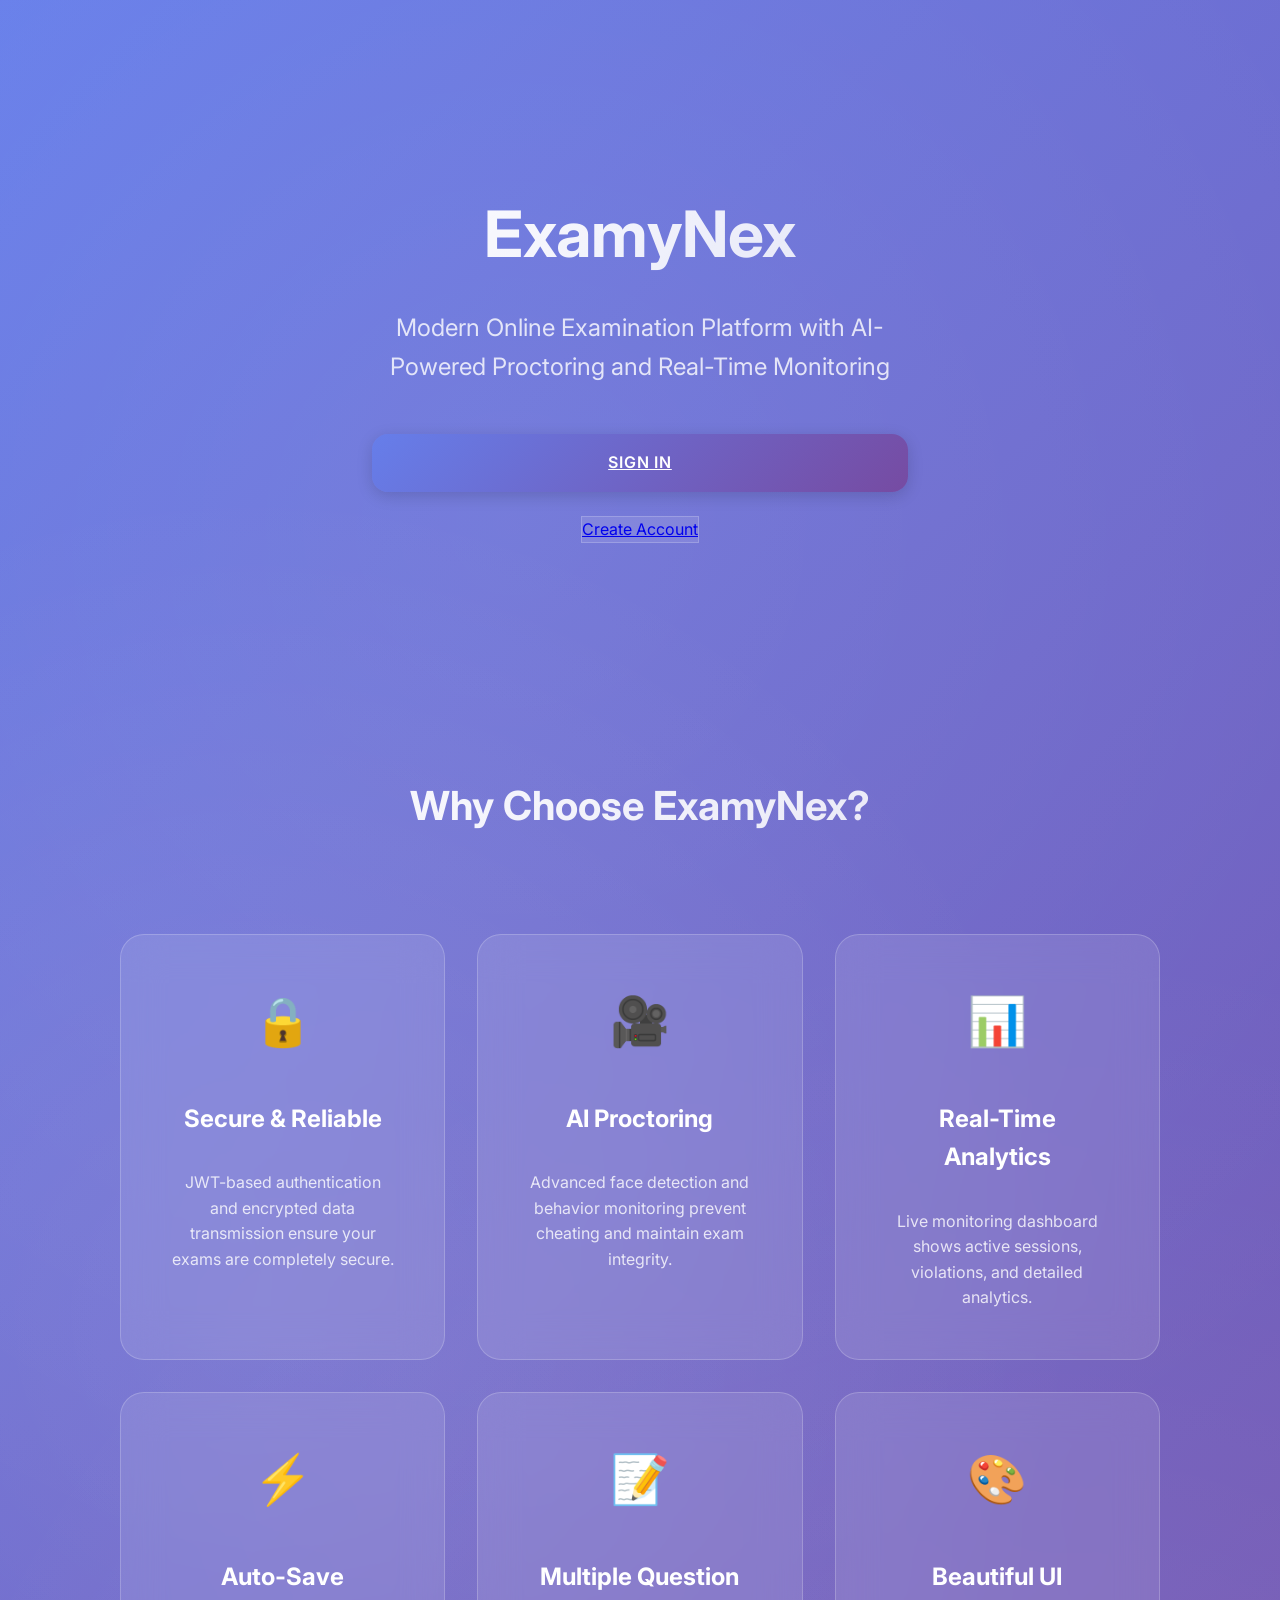
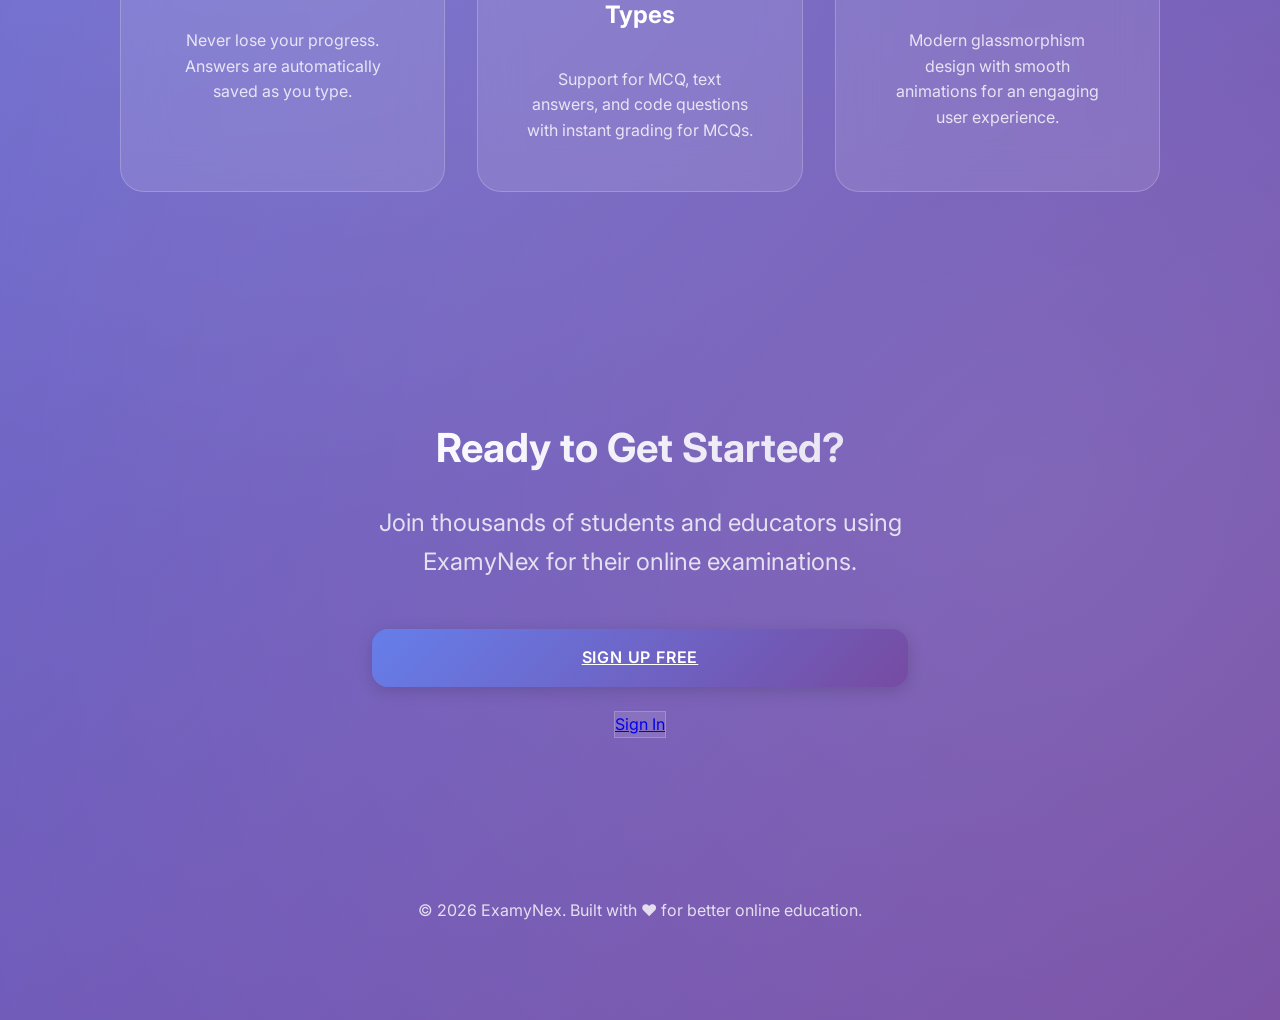
<file: frontend/index.html>
<!DOCTYPE html>
<html lang="en">

<head>
    <meta charset="UTF-8">
    <meta name="viewport" content="width=device-width, initial-scale=1.0">
    <meta name="description" content="ExamyNex - Modern Online Examination Platform with AI Proctoring">
    <title>ExamyNex - Smart Online Examination System</title>

    <!-- Google Fonts -->
    <link rel="preconnect" href="https://fonts.googleapis.com">
    <link rel="preconnect" href="https://fonts.gstatic.com" crossorigin>
    <link href="https://fonts.googleapis.com/css2?family=Inter:wght@400;500;600;700&display=swap" rel="stylesheet">

    <!-- Styles -->
    <link rel="stylesheet" href="styles.css">

    <style>
        .content-shell {
            width: min(1200px, calc(100% - 2 * var(--spacing-lg)));
            margin: 0 auto;
        }

        .page-shell {
            display: flex;
            flex-direction: column;
            min-height: 100vh;
            gap: var(--spacing-xl);
            padding: var(--spacing-xl) 0;
        }

        .hero-section {
            min-height: 70vh;
            display: flex;
            flex-direction: column;
            align-items: center;
            justify-content: center;
            text-align: center;
            padding: var(--spacing-xl) 0;
        }

        .hero-title {
            font-size: clamp(2.5rem, 8vw, 4rem);
            font-weight: 700;
            margin-bottom: var(--spacing-md);
            background: linear-gradient(135deg, #ffffff 0%, rgba(255, 255, 255, 0.8) 100%);
            -webkit-background-clip: text;
            -webkit-text-fill-color: transparent;
            animation: fadeInUp 1s ease-out;
        }

        .hero-subtitle {
            font-size: clamp(1.125rem, 3vw, 1.5rem);
            color: var(--text-secondary);
            margin-bottom: var(--spacing-xl);
            max-width: 600px;
            animation: fadeInUp 1s ease-out 0.2s both;
        }

        .cta-buttons {
            display: flex;
            gap: var(--spacing-md);
            flex-wrap: wrap;
            justify-content: center;
            animation: fadeInUp 1s ease-out 0.4s both;
        }

        .features-grid {
            display: grid;
            grid-template-columns: repeat(auto-fit, minmax(280px, 1fr));
            gap: var(--spacing-lg);
            padding: var(--spacing-xl);
            max-width: 1200px;
            margin: 0 auto;
        }

        .features-section {
            margin-top: auto;
            padding: var(--spacing-xl) 0 var(--spacing-2xl, 4rem);
        }

        .feature-card {
            background: var(--glass-bg);
            backdrop-filter: blur(20px);
            border: 1px solid var(--glass-border);
            border-radius: var(--radius-lg);
            padding: var(--spacing-xl);
            text-align: center;
            transition: all var(--transition-base);
            animation: cardSlideIn 0.6s ease-out;
            display: flex;
            flex-direction: column;
            gap: var(--spacing-sm);
            height: 100%;
        }

        .feature-card:hover {
            transform: translateY(-10px);
            box-shadow: var(--shadow-glow);
            border-color: rgba(255, 255, 255, 0.4);
        }

        .feature-icon {
            font-size: 3rem;
            margin-bottom: var(--spacing-md);
            display: block;
        }

        .feature-title {
            font-size: var(--font-size-xl);
            font-weight: 700;
            margin-bottom: var(--spacing-sm);
        }

        .feature-description {
            color: var(--text-secondary);
            line-height: 1.6;
            flex: 1;
        }

        @keyframes fadeInUp {
            from {
                opacity: 0;
                transform: translateY(30px);
            }

            to {
                opacity: 1;
                transform: translateY(0);
            }
        }

        .section-title {
            font-size: var(--font-size-3xl);
            font-weight: 700;
            text-align: center;
            margin-bottom: var(--spacing-xl);
            background: linear-gradient(135deg, #ffffff 0%, rgba(255, 255, 255, 0.8) 100%);
            -webkit-background-clip: text;
            -webkit-text-fill-color: transparent;
        }
    </style>
</head>

<body>
    <div class="auth-container page-shell">
        <!-- Hero Section -->
        <section class="hero-section">
            <div class="content-shell">
                <h1 class="hero-title">ExamyNex</h1>
                <p class="hero-subtitle">
                    Modern Online Examination Platform with AI-Powered Proctoring and Real-Time Monitoring
                </p>
                <div class="cta-buttons">
                    <a href="login.html" class="btn">
                        Sign In
                    </a>
                    <a href="register.html" class="btn-secondary">
                        Create Account
                    </a>
                </div>
            </div>
        </section>

        <!-- Features Section -->
        <section class="features-section">
            <div class="content-shell">
                <h2 class="section-title">Why Choose ExamyNex?</h2>
                <div class="features-grid">
                    <div class="feature-card">
                        <span class="feature-icon">🔒</span>
                        <h3 class="feature-title">Secure & Reliable</h3>
                        <p class="feature-description">
                            JWT-based authentication and encrypted data transmission ensure your exams are completely secure.
                        </p>
                    </div>

                    <div class="feature-card">
                        <span class="feature-icon">🎥</span>
                        <h3 class="feature-title">AI Proctoring</h3>
                        <p class="feature-description">
                            Advanced face detection and behavior monitoring prevent cheating and maintain exam integrity.
                        </p>
                    </div>

                    <div class="feature-card">
                        <span class="feature-icon">📊</span>
                        <h3 class="feature-title">Real-Time Analytics</h3>
                        <p class="feature-description">
                            Live monitoring dashboard shows active sessions, violations, and detailed analytics.
                        </p>
                    </div>

                    <div class="feature-card">
                        <span class="feature-icon">⚡</span>
                        <h3 class="feature-title">Auto-Save</h3>
                        <p class="feature-description">
                            Never lose your progress. Answers are automatically saved as you type.
                        </p>
                    </div>

                    <div class="feature-card">
                        <span class="feature-icon">📝</span>
                        <h3 class="feature-title">Multiple Question Types</h3>
                        <p class="feature-description">
                            Support for MCQ, text answers, and code questions with instant grading for MCQs.
                        </p>
                    </div>

                    <div class="feature-card">
                        <span class="feature-icon">🎨</span>
                        <h3 class="feature-title">Beautiful UI</h3>
                        <p class="feature-description">
                            Modern glassmorphism design with smooth animations for an engaging user experience.
                        </p>
                    </div>
                </div>
            </div>
        </section>

        <!-- Call to Action -->
        <section class="hero-section" style="min-height: 50vh;">
            <div class="content-shell">
                <h2 class="hero-title" style="font-size: 2.5rem;">Ready to Get Started?</h2>
                <p class="hero-subtitle">
                    Join thousands of students and educators using ExamyNex for their online examinations.
                </p>
                <div class="cta-buttons">
                    <a href="register.html" class="btn">
                        Sign Up Free
                    </a>
                    <a href="login.html" class="btn-secondary">
                        Sign In
                    </a>
                </div>
            </div>
        </section>

        <!-- Footer -->
        <footer style="text-align: center; padding: var(--spacing-xl); color: var(--text-secondary);">
            <p>&copy; 2026 ExamyNex. Built with ❤️ for better online education.</p>
        </footer>
    </div>
</body>

</html>
</file>
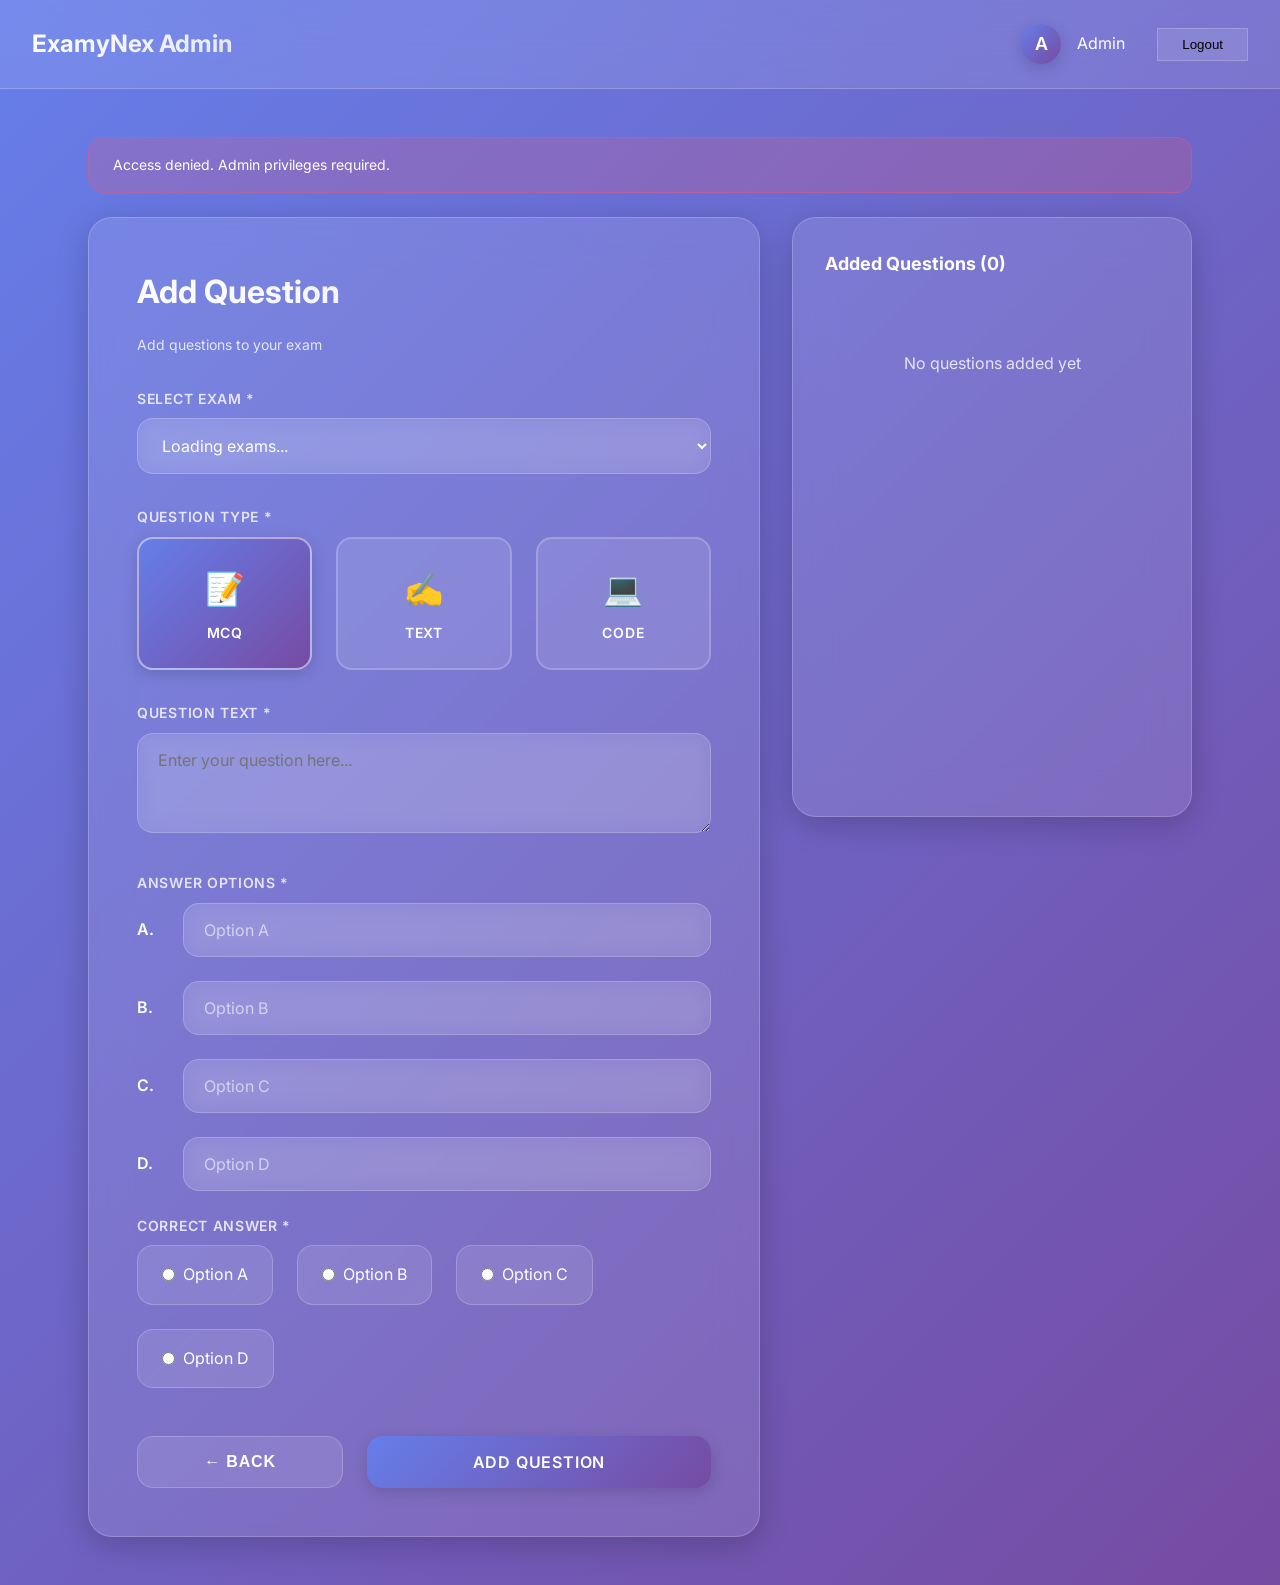
<file: frontend/admin-add-question.html>
<!DOCTYPE html>
<html lang="en">

<head>
    <meta charset="UTF-8">
    <meta name="viewport" content="width=device-width, initial-scale=1.0">
    <meta name="description" content="Add Questions - Admin Panel">
    <title>Add Questions - ExamyNex Admin</title>

    <!-- Google Fonts -->
    <link rel="preconnect" href="https://fonts.googleapis.com">
    <link rel="preconnect" href="https://fonts.gstatic.com" crossorigin>
    <link href="https://fonts.googleapis.com/css2?family=Inter:wght@400;500;600;700&display=swap" rel="stylesheet">

    <!-- Styles -->
    <link rel="stylesheet" href="styles.css">

    <style>
        .content-wrapper {
            display: grid;
            grid-template-columns: 1fr 400px;
            gap: var(--spacing-lg);
        }

        .form-card {
            background: var(--glass-bg);
            backdrop-filter: blur(20px);
            border: 1px solid var(--glass-border);
            border-radius: var(--radius-lg);
            padding: var(--spacing-xl);
            box-shadow: var(--shadow-lg);
            animation: cardSlideIn 0.6s ease-out;
        }

        .form-header {
            margin-bottom: var(--spacing-lg);
        }

        .form-header h2 {
            font-size: var(--font-size-2xl);
            font-weight: 700;
            margin-bottom: var(--spacing-sm);
            background: linear-gradient(135deg, #ffffff 0%, rgba(255, 255, 255, 0.8) 100%);
            -webkit-background-clip: text;
            -webkit-text-fill-color: transparent;
            background-clip: text;
        }

        .form-header p {
            color: var(--text-secondary);
            font-size: var(--font-size-sm);
        }

        .form-group {
            margin-bottom: var(--spacing-lg);
        }

        .form-label-static {
            display: block;
            font-size: var(--font-size-sm);
            color: var(--text-secondary);
            margin-bottom: var(--spacing-xs);
            text-transform: uppercase;
            letter-spacing: 0.05em;
            font-weight: 600;
        }

        .form-input,
        .form-textarea,
        .form-select {
            width: 100%;
            padding: 1rem 1.25rem;
            font-size: var(--font-size-base);
            font-family: var(--font-family);
            color: var(--text-primary);
            background: rgba(255, 255, 255, 0.1);
            border: 1px solid rgba(255, 255, 255, 0.2);
            border-radius: var(--radius-md);
            outline: none;
            transition: all var(--transition-base);
            backdrop-filter: blur(10px);
        }

        .form-textarea {
            min-height: 100px;
            resize: vertical;
        }

        .form-input:focus,
        .form-textarea:focus,
        .form-select:focus {
            background: rgba(255, 255, 255, 0.15);
            border-color: rgba(255, 255, 255, 0.4);
            box-shadow: 0 0 0 3px rgba(255, 255, 255, 0.1);
            transform: translateY(-2px);
        }

        .question-type-selector {
            display: flex;
            gap: var(--spacing-md);
            margin-bottom: var(--spacing-lg);
        }

        .type-option {
            flex: 1;
            padding: var(--spacing-md);
            background: rgba(255, 255, 255, 0.1);
            border: 2px solid rgba(255, 255, 255, 0.2);
            border-radius: var(--radius-md);
            cursor: pointer;
            transition: all var(--transition-base);
            text-align: center;
        }

        .type-option:hover {
            background: rgba(255, 255, 255, 0.15);
            transform: translateY(-2px);
        }

        .type-option.active {
            background: var(--primary-gradient);
            border-color: rgba(255, 255, 255, 0.5);
            box-shadow: var(--shadow-md);
        }

        .type-icon {
            font-size: 2rem;
            margin-bottom: var(--spacing-xs);
        }

        .type-label {
            font-size: var(--font-size-sm);
            font-weight: 600;
            text-transform: uppercase;
            letter-spacing: 0.05em;
        }

        .options-container {
            display: grid;
            gap: var(--spacing-md);
        }

        .option-group {
            display: flex;
            gap: var(--spacing-sm);
            align-items: center;
        }

        .option-label {
            font-size: var(--font-size-base);
            font-weight: 600;
            color: var(--text-primary);
            min-width: 30px;
        }

        .option-input {
            flex: 1;
        }

        .radio-group {
            display: flex;
            gap: var(--spacing-md);
            flex-wrap: wrap;
        }

        .radio-option {
            display: flex;
            align-items: center;
            gap: var(--spacing-xs);
            padding: var(--spacing-sm) var(--spacing-md);
            background: rgba(255, 255, 255, 0.1);
            border: 1px solid rgba(255, 255, 255, 0.2);
            border-radius: var(--radius-md);
            cursor: pointer;
            transition: all var(--transition-base);
        }

        .radio-option:hover {
            background: rgba(255, 255, 255, 0.15);
        }

        .radio-option input[type="radio"] {
            cursor: pointer;
        }

        .form-actions {
            display: flex;
            gap: var(--spacing-md);
            margin-top: var(--spacing-xl);
        }

        .btn-secondary-action {
            flex: 1;
            padding: 1rem 2rem;
            font-size: var(--font-size-base);
            font-weight: 600;
            color: var(--text-primary);
            background: rgba(255, 255, 255, 0.1);
            border: 1px solid rgba(255, 255, 255, 0.2);
            border-radius: var(--radius-md);
            cursor: pointer;
            transition: all var(--transition-base);
            text-transform: uppercase;
            letter-spacing: 0.05em;
        }

        .btn-secondary-action:hover {
            background: rgba(255, 255, 255, 0.15);
            transform: translateY(-2px);
            box-shadow: var(--shadow-md);
        }

        .btn-submit {
            flex: 2;
        }

        .questions-list {
            background: var(--glass-bg);
            backdrop-filter: blur(20px);
            border: 1px solid var(--glass-border);
            border-radius: var(--radius-lg);
            padding: var(--spacing-lg);
            box-shadow: var(--shadow-lg);
            animation: cardSlideIn 0.6s ease-out;
            max-height: 600px;
            overflow-y: auto;
        }

        .questions-list h3 {
            font-size: var(--font-size-lg);
            font-weight: 700;
            margin-bottom: var(--spacing-md);
            color: var(--text-primary);
        }

        .question-item {
            padding: var(--spacing-md);
            background: rgba(255, 255, 255, 0.05);
            border: 1px solid rgba(255, 255, 255, 0.1);
            border-radius: var(--radius-md);
            margin-bottom: var(--spacing-sm);
            transition: all var(--transition-base);
        }

        .question-item:hover {
            background: rgba(255, 255, 255, 0.1);
            border-color: rgba(255, 255, 255, 0.2);
        }

        .question-number {
            font-size: var(--font-size-xs);
            color: var(--text-muted);
            text-transform: uppercase;
            letter-spacing: 0.05em;
            margin-bottom: var(--spacing-xs);
        }

        .question-text {
            font-size: var(--font-size-sm);
            color: var(--text-primary);
            margin-bottom: var(--spacing-xs);
        }

        .question-type-badge {
            display: inline-block;
            padding: 0.25rem 0.75rem;
            background: var(--primary-gradient);
            border-radius: var(--radius-full);
            font-size: var(--font-size-xs);
            font-weight: 600;
            text-transform: uppercase;
            letter-spacing: 0.05em;
        }

        .empty-state {
            text-align: center;
            padding: var(--spacing-xl);
            color: var(--text-secondary);
        }

        @media (max-width: 1024px) {
            .content-wrapper {
                grid-template-columns: 1fr;
            }

            .questions-list {
                max-height: 400px;
            }
        }

        @media (max-width: 768px) {
            .question-type-selector {
                flex-direction: column;
            }

            .form-actions {
                flex-direction: column;
            }

            .btn-secondary-action,
            .btn-submit {
                flex: 1;
            }
        }
    </style>
</head>

<body>
    <div class="dashboard-container">
        <!-- Header -->
        <header class="dashboard-header">
            <div class="dashboard-logo">ExamyNex Admin</div>
            <div class="dashboard-user">
                <div class="user-avatar" id="userAvatar">A</div>
                <span id="userName">Admin</span>
                <button class="btn-secondary" onclick="handleLogout()"
                    style="width: auto; padding: 0.5rem 1.5rem; margin-left: 1rem;">
                    Logout
                </button>
            </div>
        </header>

        <!-- Main Content -->
        <main class="dashboard-content">
            <!-- Alert Message -->
            <div id="alertMessage" class="hidden"></div>

            <div class="content-wrapper">
                <!-- Question Form -->
                <div class="form-card">
                    <div class="form-header">
                        <h2>Add Question</h2>
                        <p>Add questions to your exam</p>
                    </div>

                    <form id="addQuestionForm">
                        <!-- Exam Selector -->
                        <div class="form-group">
                            <label class="form-label-static" for="examSelect">Select Exam *</label>
                            <select id="examSelect" class="form-select" required>
                                <option value="">Loading exams...</option>
                            </select>
                        </div>

                        <!-- Question Type Selector -->
                        <div class="form-group">
                            <label class="form-label-static">Question Type *</label>
                            <div class="question-type-selector">
                                <div class="type-option active" data-type="mcq" onclick="selectQuestionType('mcq')">
                                    <div class="type-icon">📝</div>
                                    <div class="type-label">MCQ</div>
                                </div>
                                <div class="type-option" data-type="text" onclick="selectQuestionType('text')">
                                    <div class="type-icon">✍️</div>
                                    <div class="type-label">Text</div>
                                </div>
                                <div class="type-option" data-type="code" onclick="selectQuestionType('code')">
                                    <div class="type-icon">💻</div>
                                    <div class="type-label">Code</div>
                                </div>
                            </div>
                        </div>

                        <!-- Question Text -->
                        <div class="form-group">
                            <label class="form-label-static" for="questionText">Question Text *</label>
                            <textarea id="questionText" class="form-textarea" placeholder="Enter your question here..."
                                required></textarea>
                        </div>

                        <!-- MCQ Options (shown only for MCQ type) -->
                        <div id="mcqOptionsContainer" class="form-group">
                            <label class="form-label-static">Answer Options *</label>
                            <div class="options-container">
                                <div class="option-group">
                                    <span class="option-label">A.</span>
                                    <input type="text" id="optionA" class="form-input option-input"
                                        placeholder="Option A">
                                </div>
                                <div class="option-group">
                                    <span class="option-label">B.</span>
                                    <input type="text" id="optionB" class="form-input option-input"
                                        placeholder="Option B">
                                </div>
                                <div class="option-group">
                                    <span class="option-label">C.</span>
                                    <input type="text" id="optionC" class="form-input option-input"
                                        placeholder="Option C">
                                </div>
                                <div class="option-group">
                                    <span class="option-label">D.</span>
                                    <input type="text" id="optionD" class="form-input option-input"
                                        placeholder="Option D">
                                </div>
                            </div>

                            <label class="form-label-static" style="margin-top: var(--spacing-md);">Correct Answer
                                *</label>
                            <div class="radio-group">
                                <label class="radio-option">
                                    <input type="radio" name="correctAnswer" value="A" required>
                                    <span>Option A</span>
                                </label>
                                <label class="radio-option">
                                    <input type="radio" name="correctAnswer" value="B">
                                    <span>Option B</span>
                                </label>
                                <label class="radio-option">
                                    <input type="radio" name="correctAnswer" value="C">
                                    <span>Option C</span>
                                </label>
                                <label class="radio-option">
                                    <input type="radio" name="correctAnswer" value="D">
                                    <span>Option D</span>
                                </label>
                            </div>
                        </div>

                        <div class="form-actions">
                            <button type="button" class="btn-secondary-action" onclick="goBack()">
                                ← Back
                            </button>
                            <button type="submit" class="btn btn-submit" id="submitBtn">
                                Add Question
                            </button>
                        </div>
                    </form>
                </div>

                <!-- Questions List -->
                <div class="questions-list">
                    <h3>Added Questions (<span id="questionCount">0</span>)</h3>
                    <div id="questionsList">
                        <div class="empty-state">
                            <p>No questions added yet</p>
                        </div>
                    </div>
                </div>
            </div>
        </main>
    </div>

    <script src="config.js"></script>
    <script>
        let currentQuestionType = 'mcq';
        let addedQuestions = [];

        // Show alert message
        function showAlert(message, type = 'error') {
            const alertDiv = document.getElementById('alertMessage');
            alertDiv.className = `alert alert-${type}`;
            alertDiv.textContent = message;
            alertDiv.classList.remove('hidden');

            setTimeout(() => {
                alertDiv.classList.add('hidden');
            }, 5000);
        }

        // Get user initials
        function getInitials(name) {
            if (!name) return 'A';
            const parts = name.trim().split(' ');
            if (parts.length >= 2) {
                return (parts[0][0] + parts[parts.length - 1][0]).toUpperCase();
            }
            return name.substring(0, 2).toUpperCase();
        }

        // Check admin authentication
        function checkAdminAuth() {
            const token = localStorage.getItem('token');
            const role = localStorage.getItem('role');

            if (!token || role !== 'admin') {
                showAlert('Access denied. Admin privileges required.', 'error');
                setTimeout(() => {
                    window.location.href = 'login.html';
                }, 2000);
                return false;
            }
            return true;
        }

        // Load user profile
        async function loadUserProfile() {
            const token = localStorage.getItem('token');

            if (!token) {
                window.location.href = 'login.html';
                return;
            }

            try {
                const response = await fetch(getApiUrl(API_CONFIG.ENDPOINTS.USER_ME), {
                    method: 'GET',
                    headers: {
                        'Authorization': `Bearer ${token}`,
                        'Content-Type': 'application/json',
                    }
                });

                if (response.ok) {
                    const userData = await response.json();
                    const initials = getInitials(userData.name || userData.email);

                    document.getElementById('userName').textContent = userData.name || userData.email.split('@')[0];
                    document.getElementById('userAvatar').textContent = initials;
                } else if (response.status === 401) {
                    localStorage.removeItem('token');
                    window.location.href = 'login.html';
                }
            } catch (error) {
                console.error('Profile load error:', error);
            }
        }

        // Load exams
        async function loadExams() {
            const token = localStorage.getItem('token');
            const examSelect = document.getElementById('examSelect');

            try {
                const response = await fetch(getApiUrl(API_CONFIG.ENDPOINTS.EXAMS), {
                    headers: { 'Authorization': `Bearer ${token}` }
                });

                if (response.ok) {
                    const exams = await response.json();

                    if (exams.length === 0) {
                        examSelect.innerHTML = '<option value="">No exams available</option>';
                        return;
                    }

                    examSelect.innerHTML = '<option value="">Select an exam</option>';
                    exams.forEach(exam => {
                        const option = document.createElement('option');
                        option.value = exam.id;
                        option.textContent = exam.title;
                        examSelect.appendChild(option);
                    });

                    // Check if exam_id is in URL
                    const urlParams = new URLSearchParams(window.location.search);
                    const examId = urlParams.get('exam_id');
                    if (examId) {
                        examSelect.value = examId;
                        loadQuestionsForExam(examId);
                    }
                } else {
                    examSelect.innerHTML = '<option value="">Failed to load exams</option>';
                }
            } catch (error) {
                console.error('Load exams error:', error);
                examSelect.innerHTML = '<option value="">Error loading exams</option>';
            }
        }

        // Load questions for selected exam
        async function loadQuestionsForExam(examId) {
            const token = localStorage.getItem('token');

            try {
                const response = await fetch(getApiUrl(API_CONFIG.ENDPOINTS.EXAM_QUESTIONS(examId)), {
                    headers: { 'Authorization': `Bearer ${token}` }
                });

                if (response.ok) {
                    const questions = await response.json();
                    displayQuestions(questions);
                }
            } catch (error) {
                console.error('Load questions error:', error);
            }
        }

        // Display questions
        function displayQuestions(questions) {
            const questionsList = document.getElementById('questionsList');
            const questionCount = document.getElementById('questionCount');

            questionCount.textContent = questions.length;

            if (questions.length === 0) {
                questionsList.innerHTML = '<div class="empty-state"><p>No questions added yet</p></div>';
                return;
            }

            questionsList.innerHTML = '';
            questions.forEach((q, index) => {
                const item = document.createElement('div');
                item.className = 'question-item';
                item.innerHTML = `
                    <div class="question-number">Question ${index + 1}</div>
                    <div class="question-text">${escapeHtml(q.text)}</div>
                    <span class="question-type-badge">${q.question_type}</span>
                `;
                questionsList.appendChild(item);
            });
        }

        // Escape HTML
        function escapeHtml(text) {
            const div = document.createElement('div');
            div.textContent = text;
            return div.innerHTML;
        }

        // Select question type
        function selectQuestionType(type) {
            currentQuestionType = type;

            // Update UI
            document.querySelectorAll('.type-option').forEach(option => {
                option.classList.remove('active');
            });
            document.querySelector(`[data-type="${type}"]`).classList.add('active');

            // Show/hide MCQ options
            const mcqContainer = document.getElementById('mcqOptionsContainer');
            if (type === 'mcq') {
                mcqContainer.style.display = 'block';
            } else {
                mcqContainer.style.display = 'none';
            }
        }

        // Handle form submission
        async function handleSubmit(event) {
            event.preventDefault();

            const token = localStorage.getItem('token');
            const submitBtn = document.getElementById('submitBtn');

            // Get form values
            const examId = parseInt(document.getElementById('examSelect').value);
            const questionText = document.getElementById('questionText').value.trim();

            // Validate
            if (!examId) {
                showAlert('Please select an exam', 'error');
                return;
            }

            if (!questionText) {
                showAlert('Please enter question text', 'error');
                return;
            }

            let payload = {
                exam_id: examId,
                question_text: questionText,
                type: currentQuestionType
            };

            // Add MCQ specific fields
            if (currentQuestionType === 'mcq') {
                const optionA = document.getElementById('optionA').value.trim();
                const optionB = document.getElementById('optionB').value.trim();
                const optionC = document.getElementById('optionC').value.trim();
                const optionD = document.getElementById('optionD').value.trim();
                const correctAnswer = document.querySelector('input[name="correctAnswer"]:checked');

                if (!optionA || !optionB || !optionC || !optionD) {
                    showAlert('Please fill in all 4 options', 'error');
                    return;
                }

                if (!correctAnswer) {
                    showAlert('Please select the correct answer', 'error');
                    return;
                }

                payload.options = [optionA, optionB, optionC, optionD];
                payload.correct_answer = correctAnswer.value;
            }

            // Disable button and show loading
            submitBtn.disabled = true;
            submitBtn.innerHTML = '<span class="spinner"></span> Adding...';

            try {
                const response = await fetch(getApiUrl(API_CONFIG.ENDPOINTS.QUESTIONS), {
                    method: 'POST',
                    headers: {
                        'Authorization': `Bearer ${token}`,
                        'Content-Type': 'application/json',
                    },
                    body: JSON.stringify(payload)
                });

                if (response.ok) {
                    showAlert('Question added successfully!', 'success');

                    // Reset form
                    document.getElementById('questionText').value = '';
                    if (currentQuestionType === 'mcq') {
                        document.getElementById('optionA').value = '';
                        document.getElementById('optionB').value = '';
                        document.getElementById('optionC').value = '';
                        document.getElementById('optionD').value = '';
                        document.querySelectorAll('input[name="correctAnswer"]').forEach(radio => {
                            radio.checked = false;
                        });
                    }

                    // Reload questions list
                    loadQuestionsForExam(examId);

                    submitBtn.disabled = false;
                    submitBtn.textContent = 'Add Question';
                } else if (response.status === 403) {
                    showAlert('Access denied. Admin privileges required.', 'error');
                    submitBtn.disabled = false;
                    submitBtn.textContent = 'Add Question';
                } else {
                    const error = await response.json();
                    showAlert(error.detail || 'Failed to add question', 'error');
                    submitBtn.disabled = false;
                    submitBtn.textContent = 'Add Question';
                }
            } catch (error) {
                console.error('Add question error:', error);
                showAlert('Network error. Please check your connection.', 'error');
                submitBtn.disabled = false;
                submitBtn.textContent = 'Add Question';
            }
        }

        // Go back
        function goBack() {
            window.location.href = 'admin-dashboard.html';
        }

        // Handle logout
        function handleLogout() {
            localStorage.removeItem('token');
            localStorage.removeItem('role');
            showAlert('Logging out...', 'success');
            setTimeout(() => {
                window.location.href = 'login.html';
            }, 1000);
        }

        // Initialize on page load
        window.addEventListener('DOMContentLoaded', () => {
            if (!checkAdminAuth()) return;

            loadUserProfile();
            loadExams();

            // Attach form submit handler
            document.getElementById('addQuestionForm').addEventListener('submit', handleSubmit);

            // Attach exam selector change handler
            document.getElementById('examSelect').addEventListener('change', (e) => {
                const examId = e.target.value;
                if (examId) {
                    loadQuestionsForExam(examId);
                }
            });
        });
    </script>
</body>

</html>
</file>
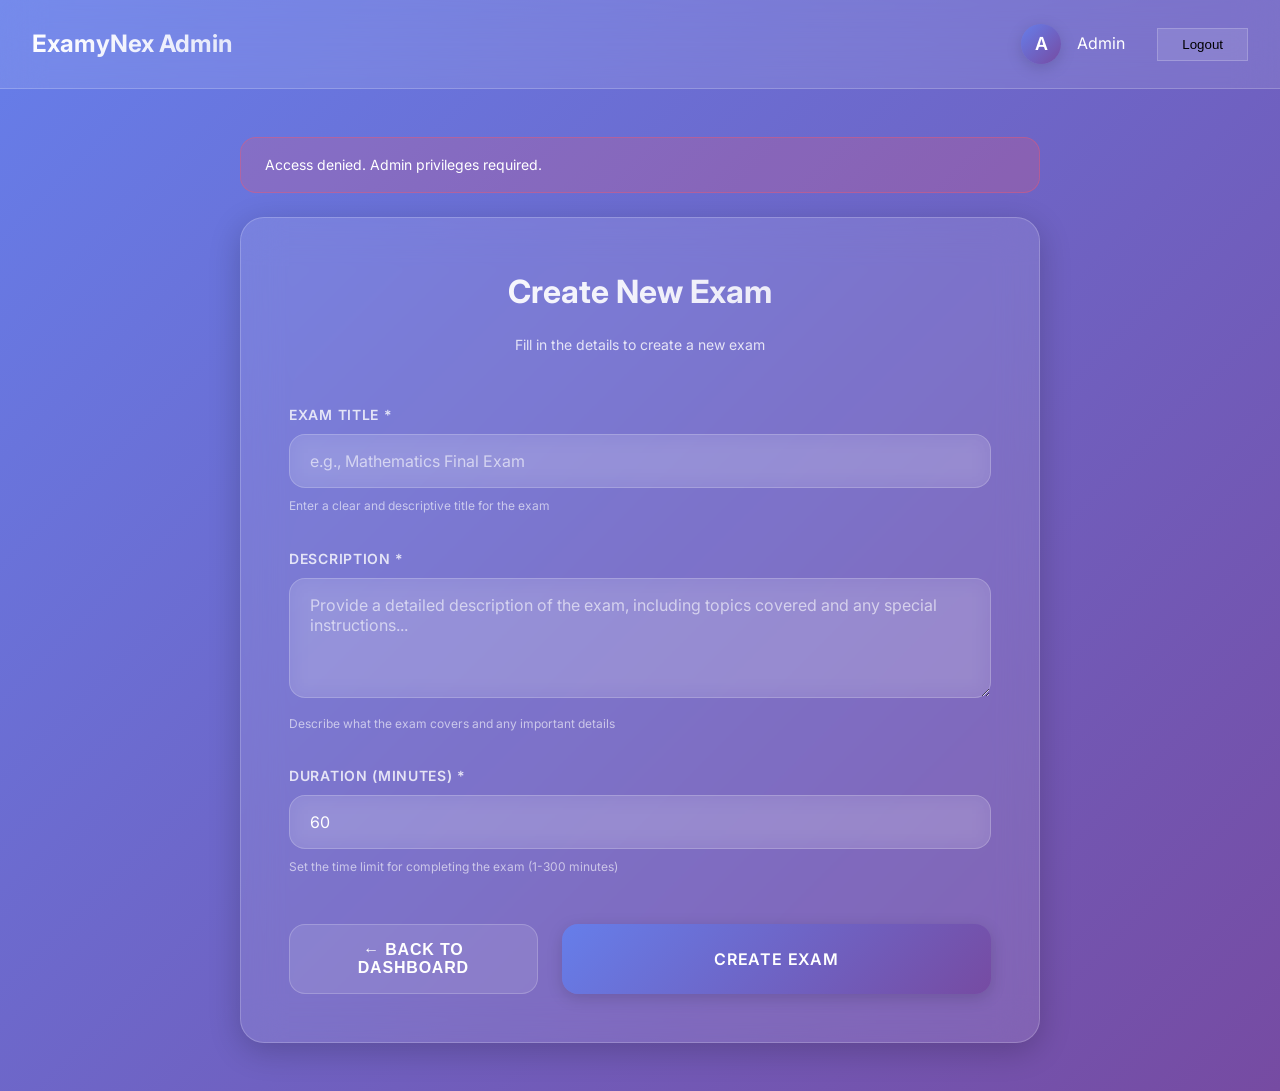
<file: frontend/admin-create-exam.html>
<!DOCTYPE html>
<html lang="en">

<head>
    <meta charset="UTF-8">
    <meta name="viewport" content="width=device-width, initial-scale=1.0">
    <meta name="description" content="Create Exam - Admin Panel">
    <title>Create Exam - ExamyNex Admin</title>

    <!-- Google Fonts -->
    <link rel="preconnect" href="https://fonts.googleapis.com">
    <link rel="preconnect" href="https://fonts.gstatic.com" crossorigin>
    <link href="https://fonts.googleapis.com/css2?family=Inter:wght@400;500;600;700&display=swap" rel="stylesheet">

    <!-- Styles -->
    <link rel="stylesheet" href="styles.css">

    <style>
        .form-container {
            max-width: 800px;
            margin: 0 auto;
        }

        .form-card {
            background: var(--glass-bg);
            backdrop-filter: blur(20px);
            border: 1px solid var(--glass-border);
            border-radius: var(--radius-lg);
            padding: var(--spacing-xl);
            box-shadow: var(--shadow-lg);
            animation: cardSlideIn 0.6s ease-out;
        }

        .form-header {
            text-align: center;
            margin-bottom: var(--spacing-xl);
        }

        .form-header h2 {
            font-size: var(--font-size-2xl);
            font-weight: 700;
            margin-bottom: var(--spacing-sm);
            background: linear-gradient(135deg, #ffffff 0%, rgba(255, 255, 255, 0.8) 100%);
            -webkit-background-clip: text;
            -webkit-text-fill-color: transparent;
            background-clip: text;
        }

        .form-header p {
            color: var(--text-secondary);
            font-size: var(--font-size-sm);
        }

        .form-group {
            margin-bottom: var(--spacing-lg);
        }

        .form-label-static {
            display: block;
            font-size: var(--font-size-sm);
            color: var(--text-secondary);
            margin-bottom: var(--spacing-xs);
            text-transform: uppercase;
            letter-spacing: 0.05em;
            font-weight: 600;
        }

        .form-input,
        .form-textarea {
            width: 100%;
            padding: 1rem 1.25rem;
            font-size: var(--font-size-base);
            font-family: var(--font-family);
            color: var(--text-primary);
            background: rgba(255, 255, 255, 0.1);
            border: 1px solid rgba(255, 255, 255, 0.2);
            border-radius: var(--radius-md);
            outline: none;
            transition: all var(--transition-base);
            backdrop-filter: blur(10px);
        }

        .form-textarea {
            min-height: 120px;
            resize: vertical;
        }

        .form-input::placeholder,
        .form-textarea::placeholder {
            color: var(--text-muted);
        }

        .form-input:focus,
        .form-textarea:focus {
            background: rgba(255, 255, 255, 0.15);
            border-color: rgba(255, 255, 255, 0.4);
            box-shadow: 0 0 0 3px rgba(255, 255, 255, 0.1);
            transform: translateY(-2px);
        }

        .form-actions {
            display: flex;
            gap: var(--spacing-md);
            margin-top: var(--spacing-xl);
        }

        .btn-back {
            flex: 1;
            padding: 1rem 2rem;
            font-size: var(--font-size-base);
            font-weight: 600;
            color: var(--text-primary);
            background: rgba(255, 255, 255, 0.1);
            border: 1px solid rgba(255, 255, 255, 0.2);
            border-radius: var(--radius-md);
            cursor: pointer;
            transition: all var(--transition-base);
            text-transform: uppercase;
            letter-spacing: 0.05em;
        }

        .btn-back:hover {
            background: rgba(255, 255, 255, 0.15);
            transform: translateY(-2px);
            box-shadow: var(--shadow-md);
        }

        .btn-submit {
            flex: 2;
        }

        .input-hint {
            font-size: var(--font-size-xs);
            color: var(--text-muted);
            margin-top: var(--spacing-xs);
        }

        @media (max-width: 768px) {
            .form-actions {
                flex-direction: column;
            }

            .btn-back,
            .btn-submit {
                flex: 1;
            }
        }
    </style>
</head>

<body>
    <div class="dashboard-container">
        <!-- Header -->
        <header class="dashboard-header">
            <div class="dashboard-logo">ExamyNex Admin</div>
            <div class="dashboard-user">
                <div class="user-avatar" id="userAvatar">A</div>
                <span id="userName">Admin</span>
                <button class="btn-secondary" onclick="handleLogout()"
                    style="width: auto; padding: 0.5rem 1.5rem; margin-left: 1rem;">
                    Logout
                </button>
            </div>
        </header>

        <!-- Main Content -->
        <main class="dashboard-content">
            <div class="form-container">
                <!-- Alert Message -->
                <div id="alertMessage" class="hidden"></div>

                <div class="form-card">
                    <div class="form-header">
                        <h2>Create New Exam</h2>
                        <p>Fill in the details to create a new exam</p>
                    </div>

                    <form id="createExamForm">
                        <div class="form-group">
                            <label class="form-label-static" for="examTitle">Exam Title *</label>
                            <input type="text" id="examTitle" class="form-input"
                                placeholder="e.g., Mathematics Final Exam" required>
                            <div class="input-hint">Enter a clear and descriptive title for the exam</div>
                        </div>

                        <div class="form-group">
                            <label class="form-label-static" for="examDescription">Description *</label>
                            <textarea id="examDescription" class="form-textarea"
                                placeholder="Provide a detailed description of the exam, including topics covered and any special instructions..."
                                required></textarea>
                            <div class="input-hint">Describe what the exam covers and any important details</div>
                        </div>

                        <div class="form-group">
                            <label class="form-label-static" for="examDuration">Duration (minutes) *</label>
                            <input type="number" id="examDuration" class="form-input" placeholder="60" min="1" max="300"
                                value="60" required>
                            <div class="input-hint">Set the time limit for completing the exam (1-300 minutes)</div>
                        </div>

                        <div class="form-actions">
                            <button type="button" class="btn-back" onclick="goBack()">
                                ← Back to Dashboard
                            </button>
                            <button type="submit" class="btn btn-submit" id="submitBtn">
                                Create Exam
                            </button>
                        </div>
                    </form>
                </div>
            </div>
        </main>
    </div>

    <script src="config.js"></script>
    <script>

        // Show alert message
        function showAlert(message, type = 'error') {
            const alertDiv = document.getElementById('alertMessage');
            alertDiv.className = `alert alert-${type}`;
            alertDiv.textContent = message;
            alertDiv.classList.remove('hidden');

            setTimeout(() => {
                alertDiv.classList.add('hidden');
            }, 5000);
        }

        // Get user initials
        function getInitials(name) {
            if (!name) return 'A';
            const parts = name.trim().split(' ');
            if (parts.length >= 2) {
                return (parts[0][0] + parts[parts.length - 1][0]).toUpperCase();
            }
            return name.substring(0, 2).toUpperCase();
        }

        // Check admin authentication
        function checkAdminAuth() {
            const token = localStorage.getItem('token');
            const role = localStorage.getItem('role');

            if (!token || role !== 'admin') {
                showAlert('Access denied. Admin privileges required.', 'error');
                setTimeout(() => {
                    window.location.href = 'login.html';
                }, 2000);
                return false;
            }
            return true;
        }

        // Load user profile
        async function loadUserProfile() {
            const token = localStorage.getItem('token');

            if (!token) {
                window.location.href = 'login.html';
                return;
            }

            try {
                const response = await fetch(getApiUrl(API_CONFIG.ENDPOINTS.USER_ME), {
                    method: 'GET',
                    headers: {
                        'Authorization': `Bearer ${token}`,
                        'Content-Type': 'application/json',
                    }
                });

                if (response.ok) {
                    const userData = await response.json();
                    const initials = getInitials(userData.name || userData.email);

                    document.getElementById('userName').textContent = userData.name || userData.email.split('@')[0];
                    document.getElementById('userAvatar').textContent = initials;
                } else if (response.status === 401) {
                    localStorage.removeItem('token');
                    window.location.href = 'login.html';
                }
            } catch (error) {
                console.error('Profile load error:', error);
            }
        }

        // Handle form submission
        async function handleSubmit(event) {
            event.preventDefault();

            const token = localStorage.getItem('token');
            const submitBtn = document.getElementById('submitBtn');

            // Get form values
            const title = document.getElementById('examTitle').value.trim();
            const description = document.getElementById('examDescription').value.trim();
            const duration = parseInt(document.getElementById('examDuration').value);

            // Validate
            if (!title || !description || !duration) {
                showAlert('Please fill in all required fields', 'error');
                return;
            }

            if (duration < 1 || duration > 300) {
                showAlert('Duration must be between 1 and 300 minutes', 'error');
                return;
            }

            // Disable button and show loading
            submitBtn.disabled = true;
            submitBtn.innerHTML = '<span class="spinner"></span> Creating...';

            try {
                const response = await fetch(getApiUrl(API_CONFIG.ENDPOINTS.EXAMS), {
                    method: 'POST',
                    headers: {
                        'Authorization': `Bearer ${token}`,
                        'Content-Type': 'application/json',
                    },
                    body: JSON.stringify({
                        title: title,
                        description: description,
                        duration_minutes: duration
                    })
                });

                if (response.ok) {
                    const exam = await response.json();
                    showAlert('Exam created successfully!', 'success');

                    // Redirect to add questions page after 1.5 seconds
                    setTimeout(() => {
                        window.location.href = `admin-add-question.html?exam_id=${exam.id}`;
                    }, 1500);
                } else if (response.status === 403) {
                    showAlert('Access denied. Admin privileges required.', 'error');
                    submitBtn.disabled = false;
                    submitBtn.textContent = 'Create Exam';
                } else {
                    const error = await response.json();
                    showAlert(error.detail || 'Failed to create exam', 'error');
                    submitBtn.disabled = false;
                    submitBtn.textContent = 'Create Exam';
                }
            } catch (error) {
                console.error('Create exam error:', error);
                showAlert('Network error. Please check your connection.', 'error');
                submitBtn.disabled = false;
                submitBtn.textContent = 'Create Exam';
            }
        }

        // Go back to dashboard
        function goBack() {
            window.location.href = 'admin-dashboard.html';
        }

        // Handle logout
        function handleLogout() {
            localStorage.removeItem('token');
            localStorage.removeItem('role');
            showAlert('Logging out...', 'success');
            setTimeout(() => {
                window.location.href = 'login.html';
            }, 1000);
        }

        // Initialize on page load
        window.addEventListener('DOMContentLoaded', () => {
            if (!checkAdminAuth()) return;

            loadUserProfile();

            // Attach form submit handler
            document.getElementById('createExamForm').addEventListener('submit', handleSubmit);
        });
    </script>
</body>

</html>
</file>
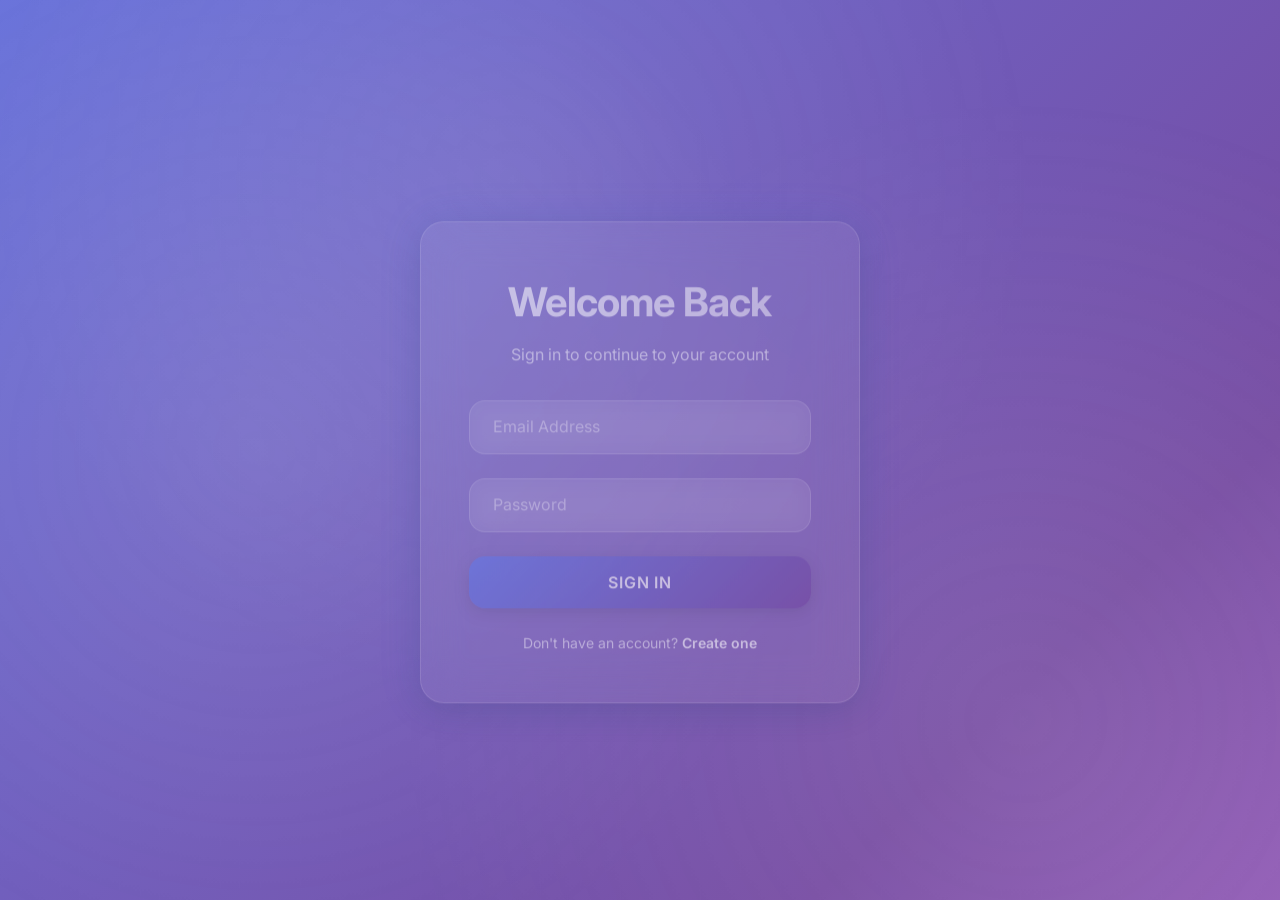
<file: frontend/admin-dashboard.html>
<!DOCTYPE html>
<html lang="en">

<head>
    <meta charset="UTF-8">
    <meta name="viewport" content="width=device-width, initial-scale=1.0">
    <meta name="description" content="Admin Dashboard - Manage exams and view submissions">
    <title>Admin Dashboard - ExamyNex</title>

    <!-- Google Fonts -->
    <link rel="preconnect" href="https://fonts.googleapis.com">
    <link rel="preconnect" href="https://fonts.gstatic.com" crossorigin>
    <link href="https://fonts.googleapis.com/css2?family=Inter:wght@400;500;600;700&display=swap" rel="stylesheet">

    <!-- Styles -->
    <link rel="stylesheet" href="styles.css">

    <style>
        .stats-grid {
            display: grid;
            grid-template-columns: repeat(auto-fit, minmax(250px, 1fr));
            gap: var(--spacing-lg);
            margin-bottom: var(--spacing-xl);
        }

        .stat-card {
            background: var(--glass-bg);
            backdrop-filter: blur(20px);
            border: 1px solid var(--glass-border);
            border-radius: var(--radius-lg);
            padding: var(--spacing-lg);
            transition: all var(--transition-base);
            animation: cardSlideIn 0.6s ease-out;
            position: relative;
            overflow: hidden;
        }

        .stat-card::before {
            content: '';
            position: absolute;
            top: 0;
            left: 0;
            right: 0;
            height: 4px;
            background: var(--primary-gradient);
            transform: scaleX(0);
            transition: transform var(--transition-base);
        }

        .stat-card:hover {
            transform: translateY(-8px);
            box-shadow: var(--shadow-lg), 0 0 40px rgba(102, 126, 234, 0.3);
            border-color: rgba(255, 255, 255, 0.4);
        }

        .stat-card:hover::before {
            transform: scaleX(1);
        }

        .stat-icon {
            font-size: 3rem;
            margin-bottom: var(--spacing-sm);
            opacity: 0.9;
        }

        .stat-label {
            font-size: var(--font-size-sm);
            color: var(--text-secondary);
            text-transform: uppercase;
            letter-spacing: 0.05em;
            margin-bottom: var(--spacing-xs);
        }

        .stat-value {
            font-size: var(--font-size-3xl);
            font-weight: 700;
            background: linear-gradient(135deg, #ffffff 0%, rgba(255, 255, 255, 0.8) 100%);
            -webkit-background-clip: text;
            -webkit-text-fill-color: transparent;
            background-clip: text;
        }

        .nav-grid {
            display: grid;
            grid-template-columns: repeat(auto-fit, minmax(300px, 1fr));
            gap: var(--spacing-lg);
            margin-bottom: var(--spacing-xl);
        }

        .nav-card {
            background: var(--glass-bg);
            backdrop-filter: blur(20px);
            border: 1px solid var(--glass-border);
            border-radius: var(--radius-lg);
            padding: var(--spacing-xl);
            transition: all var(--transition-base);
            animation: cardSlideIn 0.6s ease-out;
            cursor: pointer;
            text-decoration: none;
            color: var(--text-primary);
            display: block;
            position: relative;
            overflow: hidden;
        }

        .nav-card::before {
            content: '';
            position: absolute;
            top: 0;
            left: 0;
            right: 0;
            height: 4px;
            background: var(--primary-gradient);
            transform: scaleX(0);
            transition: transform var(--transition-base);
        }

        .nav-card:hover {
            transform: translateY(-12px);
            box-shadow: var(--shadow-lg), 0 0 50px rgba(102, 126, 234, 0.4);
            border-color: rgba(255, 255, 255, 0.5);
        }

        .nav-card:hover::before {
            transform: scaleX(1);
        }

        .nav-card-icon {
            font-size: 4rem;
            margin-bottom: var(--spacing-md);
            display: block;
        }

        .nav-card-title {
            font-size: var(--font-size-xl);
            font-weight: 700;
            margin-bottom: var(--spacing-sm);
        }

        .nav-card-description {
            font-size: var(--font-size-sm);
            color: var(--text-secondary);
            line-height: 1.6;
        }

        .section-title {
            font-size: var(--font-size-2xl);
            font-weight: 700;
            margin-bottom: var(--spacing-lg);
            background: linear-gradient(135deg, #ffffff 0%, rgba(255, 255, 255, 0.8) 100%);
            -webkit-background-clip: text;
            -webkit-text-fill-color: transparent;
            background-clip: text;
        }

        .activity-list {
            background: var(--glass-bg);
            backdrop-filter: blur(20px);
            border: 1px solid var(--glass-border);
            border-radius: var(--radius-lg);
            padding: var(--spacing-lg);
            animation: cardSlideIn 0.6s ease-out;
        }

        .activity-item {
            padding: var(--spacing-md);
            border-bottom: 1px solid rgba(255, 255, 255, 0.1);
            transition: all var(--transition-base);
        }

        .activity-item:last-child {
            border-bottom: none;
        }

        .activity-item:hover {
            background: rgba(255, 255, 255, 0.05);
            border-radius: var(--radius-md);
        }

        .activity-time {
            font-size: var(--font-size-xs);
            color: var(--text-muted);
            margin-bottom: var(--spacing-xs);
        }

        .activity-text {
            font-size: var(--font-size-sm);
            color: var(--text-secondary);
        }

        .empty-state {
            text-align: center;
            padding: var(--spacing-xl);
            color: var(--text-secondary);
        }

        @media (max-width: 768px) {

            .stats-grid,
            .nav-grid {
                grid-template-columns: 1fr;
            }
        }
    </style>
</head>

<body>
    <div class="dashboard-container">
        <!-- Header -->
        <header class="dashboard-header">
            <div class="dashboard-logo">ExamyNex Admin</div>
            <div class="dashboard-user">
                <div class="user-avatar" id="userAvatar">A</div>
                <span id="userName">Admin</span>
                <button class="btn-secondary" onclick="handleLogout()"
                    style="width: auto; padding: 0.5rem 1.5rem; margin-left: 1rem;">
                    Logout
                </button>
            </div>
        </header>

        <!-- Main Content -->
        <main class="dashboard-content">
            <h1
                style="font-size: 2.5rem; margin-bottom: 0.5rem; background: linear-gradient(135deg, #ffffff 0%, rgba(255, 255, 255, 0.8) 100%); -webkit-background-clip: text; background-clip: text; -webkit-text-fill-color: transparent;">
                Admin Dashboard
            </h1>
            <p style="color: var(--text-secondary); margin-bottom: var(--spacing-lg);">
                Manage exams, questions, and view student submissions
            </p>

            <!-- Alert Message -->
            <div id="alertMessage" class="hidden"></div>

            <!-- Statistics Cards -->
            <div class="stats-grid">
                <div class="stat-card" style="animation-delay: 0s;">
                    <div class="stat-icon">📚</div>
                    <div class="stat-label">Total Exams</div>
                    <div class="stat-value" id="totalExams">0</div>
                </div>
                <div class="stat-card" style="animation-delay: 0.1s;">
                    <div class="stat-icon">📝</div>
                    <div class="stat-label">Total Questions</div>
                    <div class="stat-value" id="totalQuestions">0</div>
                </div>
                <div class="stat-card" style="animation-delay: 0.2s;">
                    <div class="stat-icon">✅</div>
                    <div class="stat-label">Total Submissions</div>
                    <div class="stat-value" id="totalSubmissions">0</div>
                </div>
            </div>

            <!-- Navigation Cards -->
            <h2 class="section-title">Quick Actions</h2>
            <div class="nav-grid">
                <a href="admin-create-exam.html" class="nav-card" style="animation-delay: 0s;">
                    <span class="nav-card-icon">➕</span>
                    <h3 class="nav-card-title">Create Exam</h3>
                    <p class="nav-card-description">Create a new exam with title, description, and duration</p>
                </a>
                <a href="admin-add-question.html" class="nav-card" style="animation-delay: 0.1s;">
                    <span class="nav-card-icon">❓</span>
                    <h3 class="nav-card-title">Add Questions</h3>
                    <p class="nav-card-description">Add MCQ, text, or code questions to existing exams</p>
                </a>
                <a href="admin-submissions.html" class="nav-card" style="animation-delay: 0.2s;">
                    <span class="nav-card-icon">📊</span>
                    <h3 class="nav-card-title">View Submissions</h3>
                    <p class="nav-card-description">View and analyze student exam submissions and scores</p>
                </a>
                <a href="admin-monitor.html" class="nav-card" style="animation-delay: 0.3s;">
                    <span class="nav-card-icon">👀</span>
                    <h3 class="nav-card-title">Live Monitoring</h3>
                    <p class="nav-card-description">Real-time proctoring oversight and violation tracking</p>
                </a>
            </div>

            <!-- Recent Activity -->
            <h2 class="section-title">Recent Activity</h2>
            <div class="activity-list" id="activityList">
                <div class="empty-state">
                    <p>No recent activity</p>
                </div>
            </div>
        </main>
    </div>

    <script>
        // API Configuration
        const API_BASE_URL = 'http://localhost:8000';

        // Show alert message
        function showAlert(message, type = 'error') {
            const alertDiv = document.getElementById('alertMessage');
            alertDiv.className = `alert alert-${type}`;
            alertDiv.textContent = message;
            alertDiv.classList.remove('hidden');

            setTimeout(() => {
                alertDiv.classList.add('hidden');
            }, 5000);
        }

        // Get user initials
        function getInitials(name) {
            if (!name) return 'A';
            const parts = name.trim().split(' ');
            if (parts.length >= 2) {
                return (parts[0][0] + parts[parts.length - 1][0]).toUpperCase();
            }
            return name.substring(0, 2).toUpperCase();
        }

        // Check admin authentication
        function checkAdminAuth() {
            const token = localStorage.getItem('token');
            const role = localStorage.getItem('role');

            if (!token || role !== 'admin') {
                showAlert('Access denied. Admin privileges required.', 'error');
                setTimeout(() => {
                    window.location.href = 'login.html';
                }, 2000);
                return false;
            }
            return true;
        }

        // Load user profile
        async function loadUserProfile() {
            const token = localStorage.getItem('token');

            if (!token) {
                window.location.href = 'login.html';
                return;
            }

            try {
                const response = await fetch(getApiUrl(API_CONFIG.ENDPOINTS.USER_ME), {
                    method: 'GET',
                    headers: {
                        'Authorization': `Bearer ${token}`,
                        'Content-Type': 'application/json',
                    }
                });

                if (response.ok) {
                    const userData = await response.json();
                    const initials = getInitials(userData.name || userData.email);

                    document.getElementById('userName').textContent = userData.name || userData.email.split('@')[0];
                    document.getElementById('userAvatar').textContent = initials;
                } else if (response.status === 401) {
                    localStorage.removeItem('token');
                    window.location.href = 'login.html';
                }
            } catch (error) {
                console.error('Profile load error:', error);
            }
        }

        // Load statistics
        async function loadStatistics() {
            const token = localStorage.getItem('token');

            try {
                // Fetch exams
                const examsResponse = await fetch(getApiUrl(API_CONFIG.ENDPOINTS.EXAMS), {
                    headers: { 'Authorization': `Bearer ${token}` }
                });

                if (examsResponse.ok) {
                    const exams = await examsResponse.json();
                    document.getElementById('totalExams').textContent = exams.length;

                    // Count total questions
                    let totalQuestions = 0;
                    for (const exam of exams) {
                        const questionsResponse = await fetch(getApiUrl(API_CONFIG.ENDPOINTS.EXAM_QUESTIONS(exam.id)), {
                            headers: { 'Authorization': `Bearer ${token}` }
                        });
                        if (questionsResponse.ok) {
                            const questions = await questionsResponse.json();
                            totalQuestions += questions.length;
                        }
                    }
                    document.getElementById('totalQuestions').textContent = totalQuestions;
                }

                // Note: Submissions count will be 0 until we add the backend endpoint
                document.getElementById('totalSubmissions').textContent = '0';

            } catch (error) {
                console.error('Statistics load error:', error);
            }
        }

        // Handle logout
        function handleLogout() {
            localStorage.removeItem('token');
            localStorage.removeItem('role');
            showAlert('Logging out...', 'success');
            setTimeout(() => {
                window.location.href = 'login.html';
            }, 1000);
        }

        // Initialize on page load
        window.addEventListener('DOMContentLoaded', () => {
            if (!checkAdminAuth()) return;

            loadUserProfile();
            loadStatistics();
        });
    </script>
</body>

</html>
</file>
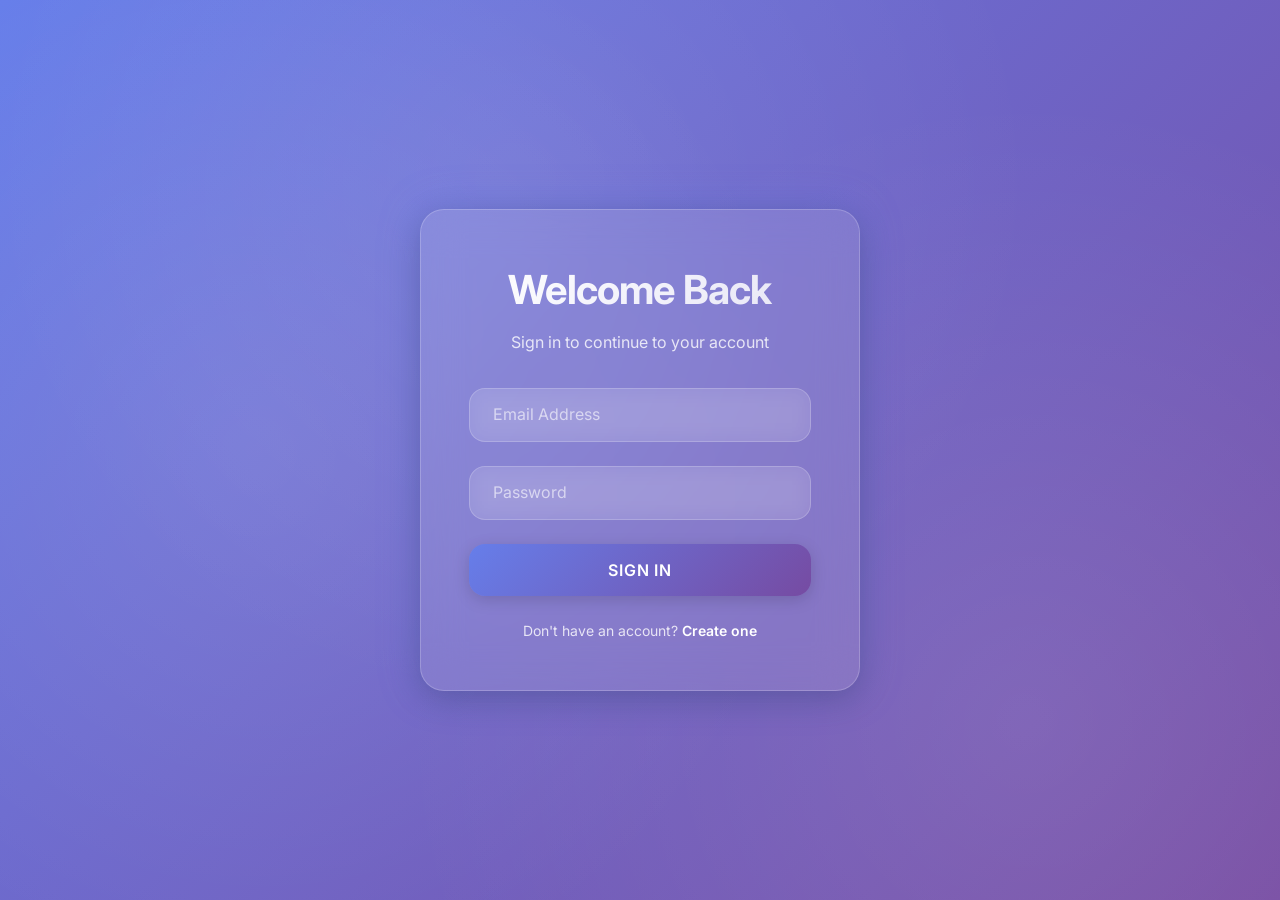
<file: frontend/admin-monitor.html>
<!DOCTYPE html>
<html lang="en">

<head>
    <meta charset="UTF-8">
    <meta name="viewport" content="width=device-width, initial-scale=1.0">
    <meta name="description" content="Live Exam Monitoring - Admin Panel">
    <title>Live Monitoring - ExamyNex Admin</title>

    <!-- Google Fonts -->
    <link rel="preconnect" href="https://fonts.googleapis.com">
    <link rel="preconnect" href="https://fonts.gstatic.com" crossorigin>
    <link href="https://fonts.googleapis.com/css2?family=Inter:wght@400;500;600;700&display=swap" rel="stylesheet">

    <!-- Styles -->
    <link rel="stylesheet" href="styles.css">

    <style>
        .monitor-container {
            min-height: 100vh;
            background: var(--bg-gradient);
            background-size: 200% 200%;
            animation: gradientShift 15s ease infinite;
        }

        .monitor-header {
            background: rgba(255, 255, 255, 0.1);
            backdrop-filter: blur(20px);
            border-bottom: 1px solid rgba(255, 255, 255, 0.2);
            padding: var(--spacing-md) var(--spacing-lg);
            display: flex;
            justify-content: space-between;
            align-items: center;
            position: sticky;
            top: 0;
            z-index: 100;
        }

        .header-info h1 {
            font-size: var(--font-size-xl);
            margin-bottom: 0.25rem;
        }

        .status-indicator {
            display: flex;
            align-items: center;
            gap: var(--spacing-sm);
            background: rgba(67, 233, 123, 0.2);
            padding: var(--spacing-sm) var(--spacing-md);
            border-radius: var(--radius-md);
            border: 1px solid rgba(67, 233, 123, 0.4);
        }

        .status-dot {
            width: 12px;
            height: 12px;
            border-radius: 50%;
            background: #43e97b;
            animation: pulse 2s ease-in-out infinite;
        }

        .monitor-content {
            padding: var(--spacing-lg);
            max-width: 1600px;
            margin: 0 auto;
        }

        .stats-overview {
            display: grid;
            grid-template-columns: repeat(auto-fit, minmax(200px, 1fr));
            gap: var(--spacing-md);
            margin-bottom: var(--spacing-xl);
        }

        .stat-box {
            background: var(--glass-bg);
            backdrop-filter: blur(20px);
            border: 1px solid var(--glass-border);
            border-radius: var(--radius-lg);
            padding: var(--spacing-lg);
            text-align: center;
            animation: cardSlideIn 0.6s ease-out;
        }

        .stat-box h3 {
            font-size: var(--font-size-sm);
            color: var(--text-secondary);
            margin-bottom: var(--spacing-sm);
            text-transform: uppercase;
            letter-spacing: 0.05em;
        }

        .stat-box .value {
            font-size: var(--font-size-3xl);
            font-weight: 700;
            background: linear-gradient(135deg, #ffffff 0%, rgba(255, 255, 255, 0.8) 100%);
            -webkit-background-clip: text;
            -webkit-text-fill-color: transparent;
        }

        .sessions-grid {
            display: grid;
            grid-template-columns: repeat(auto-fill, minmax(350px, 1fr));
            gap: var(--spacing-lg);
        }

        .session-card {
            background: var(--glass-bg);
            backdrop-filter: blur(20px);
            border: 1px solid var(--glass-border);
            border-radius: var(--radius-lg);
            padding: var(--spacing-lg);
            animation: cardSlideIn 0.6s ease-out;
            transition: all var(--transition-base);
        }

        .session-card:hover {
            transform: translateY(-5px);
            box-shadow: var(--shadow-glow);
        }

        .session-header {
            display: flex;
            justify-content: space-between;
            align-items: start;
            margin-bottom: var(--spacing-md);
            padding-bottom: var(--spacing-md);
            border-bottom: 1px solid rgba(255, 255, 255, 0.1);
        }

        .session-user {
            display: flex;
            align-items: center;
            gap: var(--spacing-sm);
        }

        .user-avatar-sm {
            width: 40px;
            height: 40px;
            border-radius: 50%;
            background: var(--primary-gradient);
            display: flex;
            align-items: center;
            justify-content: center;
            font-weight: 700;
            font-size: var(--font-size-sm);
        }

        .session-status {
            padding: 0.25rem 0.75rem;
            border-radius: var(--radius-full);
            font-size: var(--font-size-xs);
            font-weight: 600;
            text-transform: uppercase;
        }

        .status-active {
            background: rgba(67, 233, 123, 0.2);
            border: 1px solid rgba(67, 233, 123, 0.4);
            color: #43e97b;
        }

        .status-warning {
            background: rgba(255, 193, 7, 0.2);
            border: 1px solid rgba(255, 193, 7, 0.4);
            color: #ffc107;
        }

        .status-violation {
            background: rgba(245, 87, 108, 0.2);
            border: 1px solid rgba(245, 87, 108, 0.4);
            color: #f5576c;
        }

        .session-details {
            display: grid;
            grid-template-columns: 1fr 1fr;
            gap: var(--spacing-sm);
            margin-bottom: var(--spacing-md);
            font-size: var(--font-size-sm);
        }

        .detail-item {
            display: flex;
            flex-direction: column;
        }

        .detail-label {
            color: var(--text-secondary);
            font-size: var(--font-size-xs);
            margin-bottom: 0.25rem;
        }

        .detail-value {
            font-weight: 600;
        }

        .violations-list {
            background: rgba(0, 0, 0, 0.2);
            border-radius: var(--radius-sm);
            padding: var(--spacing-sm);
            margin-top: var(--spacing-sm);
        }

        .violation-item {
            display: flex;
            align-items: center;
            gap: var(--spacing-sm);
            padding: 0.5rem;
            font-size: var(--font-size-sm);
            color: var(--text-secondary);
        }

        .violation-icon {
            color: #f5576c;
        }

        .session-actions {
            display: flex;
            gap: var(--spacing-sm);
            margin-top: var(--spacing-md);
        }

        .btn-sm {
            padding: 0.5rem 1rem;
            font-size: var(--font-size-sm);
            border-radius: var(--radius-sm);
            border: 1px solid rgba(255, 255, 255, 0.2);
            background: rgba(255, 255, 255, 0.1);
            color: var(--text-primary);
            cursor: pointer;
            transition: all var(--transition-fast);
            flex: 1;
        }

        .btn-sm:hover {
            background: rgba(255, 255, 255, 0.2);
            transform: translateY(-2px);
        }

        .btn-danger {
            background: rgba(245, 87, 108, 0.2);
            border-color: rgba(245, 87, 108, 0.4);
        }

        .btn-danger:hover {
            background: rgba(245, 87, 108, 0.3);
        }

        .empty-state {
            text-align: center;
            padding: var(--spacing-xl);
            background: var(--glass-bg);
            backdrop-filter: blur(20px);
            border: 1px solid var(--glass-border);
            border-radius: var(--radius-lg);
        }

        .empty-state-icon {
            font-size: 4rem;
            margin-bottom: var(--spacing-md);
        }
    </style>
</head>

<body>
    <div class="monitor-container">
        <!-- Header -->
        <header class="monitor-header">
            <div class="header-info">
                <h1>Live Exam Monitoring</h1>
                <p style="color: var(--text-secondary); font-size: var(--font-size-sm);">Real-time proctoring oversight
                </p>
            </div>
            <div style="display: flex; align-items: center; gap: var(--spacing-md);">
                <div class="status-indicator">
                    <div class="status-dot"></div>
                    <span id="connectionStatus">Connected</span>
                </div>
                <button class="btn-secondary" onclick="goToDashboard()"
                    style="width: auto; padding: 0.5rem 1.5rem;">
                    Dashboard
                </button>
                <button class="btn-secondary" onclick="handleLogout()" style="width: auto; padding: 0.5rem 1.5rem;">
                    Logout
                </button>
            </div>
        </header>

        <!-- Main Content -->
        <main class="monitor-content">
            <!-- Statistics Overview -->
            <div class="stats-overview">
                <div class="stat-box">
                    <h3>Active Sessions</h3>
                    <div class="value" id="activeSessions">0</div>
                </div>
                <div class="stat-box">
                    <h3>Total Violations</h3>
                    <div class="value" id="totalViolations">0</div>
                </div>
                <div class="stat-box">
                    <h3>Warnings Issued</h3>
                    <div class="value" id="warningsIssued">0</div>
                </div>
                <div class="stat-box">
                    <h3>Terminated</h3>
                    <div class="value" id="terminatedSessions">0</div>
                </div>
            </div>

            <!-- Sessions Grid -->
            <div id="sessionsContainer" class="sessions-grid">
                <!-- Sessions will be populated here -->
            </div>

            <!-- Empty State -->
            <div id="emptyState" class="empty-state hidden">
                <div class="empty-state-icon">👀</div>
                <h2>No Active Sessions</h2>
                <p style="color: var(--text-secondary); margin-top: var(--spacing-sm);">
                    Exam sessions will appear here when students start taking exams
                </p>
            </div>
        </main>
    </div>

    <script src="config.js"></script>
    <script>
        let ws = null;
        let reconnectAttempts = 0;
        const MAX_RECONNECT_ATTEMPTS = 5;
        const activeSessions = new Map();
        let exams = [];

        // Check admin authentication
        function checkAdminAuth() {
            const token = localStorage.getItem('token');
            const role = localStorage.getItem('role');

            if (!token || role !== 'admin') {
                window.location.href = 'login.html';
                return false;
            }
            return true;
        }

        // Connect to WebSocket
        function connectWebSocket() {
            try {
                const wsUrl = getWsUrl(API_CONFIG.ENDPOINTS.WS_ADMIN);
                ws = new WebSocket(wsUrl);

                ws.onopen = () => {
                    console.log('WebSocket connected');
                    document.getElementById('connectionStatus').textContent = 'Connected';
                    reconnectAttempts = 0;
                };

                ws.onmessage = (event) => {
                    try {
                        const data = JSON.parse(event.data);
                        handleWebSocketMessage(data);
                    } catch (error) {
                        console.error('WebSocket message error:', error);
                    }
                };

                ws.onerror = (error) => {
                    console.error('WebSocket error:', error);
                    document.getElementById('connectionStatus').textContent = 'Error';
                };

                ws.onclose = () => {
                    console.log('WebSocket disconnected');
                    document.getElementById('connectionStatus').textContent = 'Disconnected';

                    // Attempt to reconnect
                    if (reconnectAttempts < MAX_RECONNECT_ATTEMPTS) {
                        reconnectAttempts++;
                        setTimeout(connectWebSocket, 3000);
                    }
                };
            } catch (error) {
                console.error('WebSocket connection error:', error);
            }
        }

        // Handle WebSocket messages
        function handleWebSocketMessage(data) {
            // Currently backend does not push session payloads; keep hook for future use
            if (data.type === 'session_update') {
                updateSession(data.session);
            } else if (data.type === 'violation') {
                handleViolation(data);
            } else if (data.type === 'session_end') {
                removeSession(data.sessionId);
            }

            updateStatistics();
            renderSessions();
        }

        // Update session data
        function updateSession(sessionData) {
            activeSessions.set(sessionData.sessionId, sessionData);
        }

        // Handle violation
        function handleViolation(data) {
            const session = activeSessions.get(data.sessionId);
            if (session) {
                if (!session.violations) {
                    session.violations = [];
                }
                session.violations.push({
                    type: data.violationType,
                    time: new Date().toLocaleTimeString()
                });
                activeSessions.set(data.sessionId, session);
            }
        }

        // Remove session
        function removeSession(sessionId) {
            activeSessions.delete(sessionId);
        }

        // Update statistics
        function updateStatistics() {
            let totalViolations = 0;
            let warnings = 0;
            let terminated = 0;

            activeSessions.forEach(session => {
                if (session.violations) {
                    totalViolations += session.violations.length;
                }
                if (session.status === 'warning') warnings++;
                if (session.status === 'terminated') terminated++;
            });

            document.getElementById('activeSessions').textContent = activeSessions.size;
            document.getElementById('totalViolations').textContent = totalViolations;
            document.getElementById('warningsIssued').textContent = warnings;
            document.getElementById('terminatedSessions').textContent = terminated;
        }

        // Render sessions
        function renderSessions() {
            const container = document.getElementById('sessionsContainer');
            const emptyState = document.getElementById('emptyState');

            if (activeSessions.size === 0) {
                container.innerHTML = '';
                emptyState.classList.remove('hidden');
                return;
            }

            emptyState.classList.add('hidden');

            let html = '';
            activeSessions.forEach((session, sessionId) => {
                const statusClass = session.status === 'active' ? 'status-active' :
                    session.status === 'warning' ? 'status-warning' :
                    session.status === 'n/a' ? 'status-warning' : 'status-violation';

                html += `
                    <div class="session-card">
                        <div class="session-header">
                            <div class="session-user">
                                <div class="user-avatar-sm">${getInitials(session.userName || 'Student')}</div>
                                <div>
                                    <div style="font-weight: 600;">${session.userName || 'Student'}</div>
                                    <div style="font-size: var(--font-size-xs); color: var(--text-secondary);">
                                        ${session.examName || 'Exam'}
                                    </div>
                                </div>
                            </div>
                            <span class="session-status ${statusClass}">${session.status || 'active'}</span>
                        </div>

                        <div class="session-details">
                            <div class="detail-item">
                                <span class="detail-label">Session ID</span>
                                <span class="detail-value">#${sessionId.substring(0, 8)}</span>
                            </div>
                            <div class="detail-item">
                                <span class="detail-label">Duration</span>
                                <span class="detail-value">${session.duration || 'n/a'}</span>
                            </div>
                            <div class="detail-item">
                                <span class="detail-label">Progress</span>
                                <span class="detail-value">${session.progress ?? 'n/a'}${session.progress !== undefined ? '%' : ''}</span>
                            </div>
                            <div class="detail-item">
                                <span class="detail-label">Violations</span>
                                <span class="detail-value">${session.violations?.length || 0}</span>
                            </div>
                            <div class="detail-item">
                                <span class="detail-label">Confidence</span>
                                <span class="detail-value">${session.confidenceScore ?? 'n/a'}</span>
                            </div>
                        </div>

                        ${session.violations && session.violations.length > 0 ? `
                            <div class="violations-list">
                                ${session.violations.slice(-3).map(v => `
                                    <div class="violation-item">
                                        <span class="violation-icon">⚠</span>
                                        <span>${v.type} at ${v.time}</span>
                                    </div>
                                `).join('')}
                            </div>
                        ` : ''}

                        <div class="session-actions">
                            <button class="btn-sm" onclick="viewDetails('${sessionId}')">View Details</button>
                            <button class="btn-sm btn-danger" onclick="terminateSession('${sessionId}')">Terminate</button>
                        </div>
                    </div>
                `;
            });

            container.innerHTML = html;
        }

        // Get initials from name
        function getInitials(name) {
            if (!name) return 'S';
            const parts = name.trim().split(' ');
            if (parts.length >= 2) {
                return (parts[0][0] + parts[parts.length - 1][0]).toUpperCase();
            }
            return name.substring(0, 2).toUpperCase();
        }

        // View session details
        function viewDetails(sessionId) {
            alert(`Session: ${sessionId}\nData shown is live from /proctor/admin/report. For more detail, extend the backend to expose per-session frames and timelines.`);
        }

        // Terminate session
        function terminateSession(sessionId) {
            if (confirm('Are you sure you want to terminate this exam session? This action cannot be undone.')) {
                // Send termination request to backend
                console.log('Terminating session:', sessionId);
                removeSession(sessionId);
                updateStatistics();
                renderSessions();
            }
        }

        // Navigate to dashboard
        function goToDashboard() {
            window.location.href = 'admin-dashboard.html';
        }

        // Handle logout
        function handleLogout() {
            if (ws) {
                ws.close();
            }
            localStorage.removeItem('token');
            localStorage.removeItem('role');
            window.location.href = 'login.html';
        }

        async function loadLiveData() {
            const token = localStorage.getItem('token');
            if (!token) return;

            try {
                // Fetch exams (admin only)
                const examsRes = await fetch(getApiUrl(API_CONFIG.ENDPOINTS.EXAMS), {
                    headers: { 'Authorization': `Bearer ${token}` }
                });

                if (!examsRes.ok) {
                    console.warn('Failed to load exams for monitoring');
                    return;
                }

                exams = await examsRes.json();

                // Fetch proctor reports per exam
                const reports = await Promise.all(exams.map(async (exam) => {
                    const r = await fetch(getApiUrl(API_CONFIG.ENDPOINTS.PROCTOR_ADMIN_REPORT(exam.id)), {
                        headers: { 'Authorization': `Bearer ${token}` }
                    });
                    if (!r.ok) return { exam, sessions: [] };
                    const data = await r.json();
                    return { exam, sessions: data };
                }));

                // Flatten into activeSessions map (derived ids to avoid fakes)
                activeSessions.clear();
                reports.forEach(({ exam, sessions }) => {
                    sessions.forEach((s, idx) => {
                        const sessionId = `exam-${exam.id}-user-${s.user_id}-${idx}`;
                        activeSessions.set(sessionId, {
                            sessionId,
                            userName: `User ${s.user_id}`,
                            examName: exam.title || `Exam ${exam.id}`,
                            status: 'n/a',
                            duration: 'n/a',
                            progress: 'n/a',
                            violations: (s.violations || []).map(v => ({ type: v, time: '' })),
                            confidenceScore: s.confidence_score,
                            totalViolations: s.total_violations
                        });
                    });
                });

                updateStatistics();
                renderSessions();
            } catch (error) {
                console.error('Monitor data load error:', error);
            }
        }

        // Initialize
        window.addEventListener('DOMContentLoaded', async () => {
            if (!checkAdminAuth()) return;

            connectWebSocket();
            await loadLiveData();
        });

        // Cleanup on page unload
        window.addEventListener('beforeunload', () => {
            if (ws) {
                ws.close();
            }
        });
    </script>
</body>

</html>
</file>
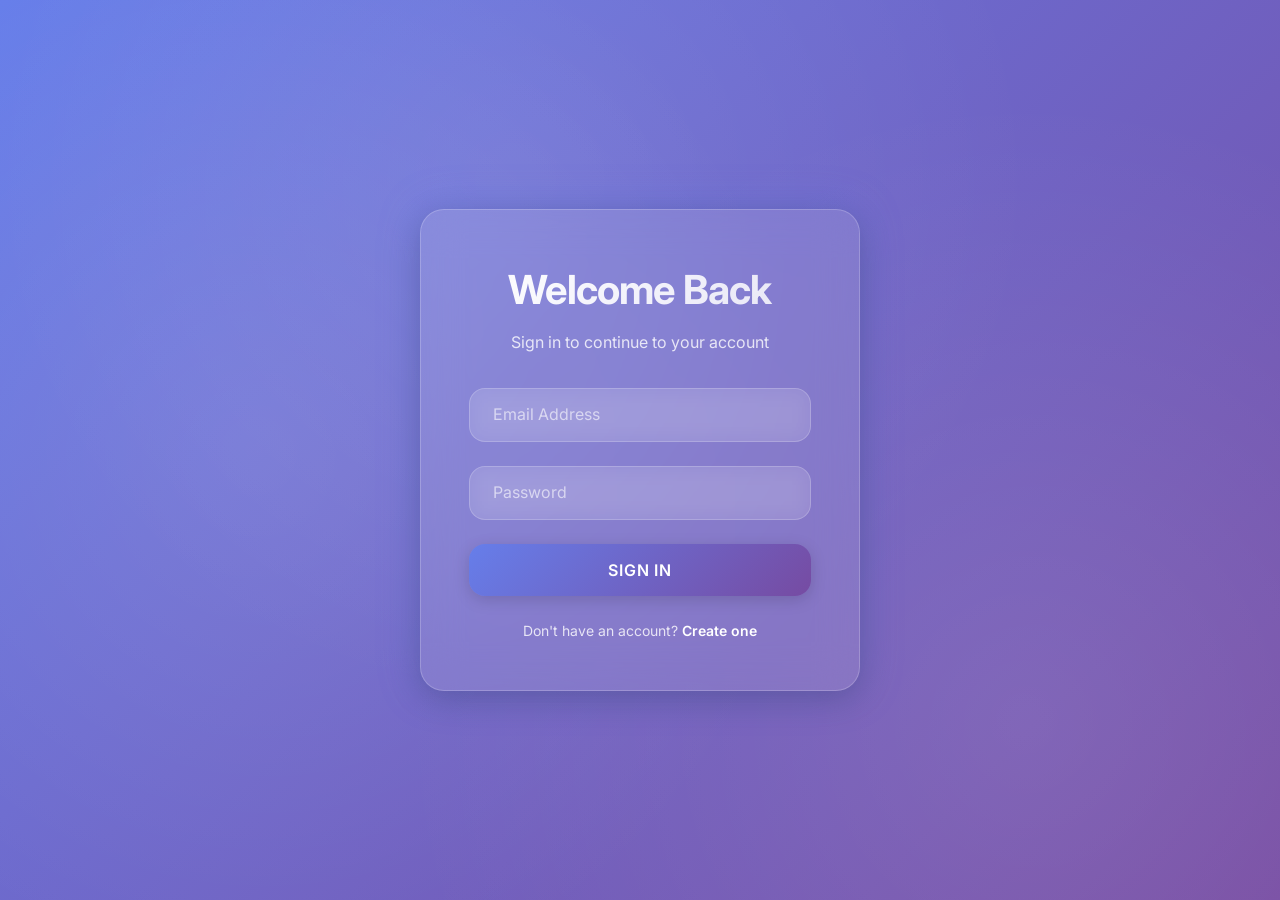
<file: frontend/admin-submissions.html>
<!DOCTYPE html>
<html lang="en">

<head>
    <meta charset="UTF-8">
    <meta name="viewport" content="width=device-width, initial-scale=1.0">
    <meta name="description" content="View Submissions - Admin Panel">
    <title>View Submissions - ExamyNex Admin</title>

    <!-- Google Fonts -->
    <link rel="preconnect" href="https://fonts.googleapis.com">
    <link rel="preconnect" href="https://fonts.gstatic.com" crossorigin>
    <link href="https://fonts.googleapis.com/css2?family=Inter:wght@400;500;600;700&display=swap" rel="stylesheet">

    <!-- Styles -->
    <link rel="stylesheet" href="styles.css">

    <style>
        .submissions-table {
            background: var(--glass-bg);
            backdrop-filter: blur(20px);
            border: 1px solid var(--glass-border);
            border-radius: var(--radius-lg);
            overflow: hidden;
            animation: cardSlideIn 0.6s ease-out;
        }

        .table-header {
            background: rgba(255, 255, 255, 0.05);
            padding: var(--spacing-lg);
            border-bottom: 1px solid rgba(255, 255, 255, 0.1);
            display: flex;
            justify-content: space-between;
            align-items: center;
        }

        .table-header h2 {
            font-size: var(--font-size-xl);
            font-weight: 700;
        }

        .filter-group {
            display: flex;
            gap: var(--spacing-sm);
            align-items: center;
        }

        .filter-select {
            padding: 0.5rem 1rem;
            background: rgba(255, 255, 255, 0.1);
            border: 1px solid rgba(255, 255, 255, 0.2);
            border-radius: var(--radius-sm);
            color: var(--text-primary);
            font-size: var(--font-size-sm);
        }

        table {
            width: 100%;
            border-collapse: collapse;
        }

        thead {
            background: rgba(255, 255, 255, 0.05);
        }

        th {
            padding: var(--spacing-md);
            text-align: left;
            font-weight: 600;
            font-size: var(--font-size-sm);
            color: var(--text-secondary);
            text-transform: uppercase;
            letter-spacing: 0.05em;
        }

        td {
            padding: var(--spacing-md);
            border-top: 1px solid rgba(255, 255, 255, 0.05);
        }

        tbody tr {
            transition: all var(--transition-fast);
        }

        tbody tr:hover {
            background: rgba(255, 255, 255, 0.05);
        }

        .score-badge {
            display: inline-block;
            padding: 0.25rem 0.75rem;
            border-radius: var(--radius-full);
            font-weight: 600;
            font-size: var(--font-size-sm);
        }

        .score-excellent {
            background: rgba(67, 233, 123, 0.2);
            border: 1px solid rgba(67, 233, 123, 0.4);
            color: #43e97b;
        }

        .score-good {
            background: rgba(79, 172, 254, 0.2);
            border: 1px solid rgba(79, 172, 254, 0.4);
            color: #4facfe;
        }

        .score-average {
            background: rgba(255, 193, 7, 0.2);
            border: 1px solid rgba(255, 193, 7, 0.4);
            color: #ffc107;
        }

        .score-poor {
            background: rgba(245, 87, 108, 0.2);
            border: 1px solid rgba(245, 87, 108, 0.4);
            color: #f5576c;
        }

        .action-btn {
            padding: 0.5rem 1rem;
            background: rgba(255, 255, 255, 0.1);
            border: 1px solid rgba(255, 255, 255, 0.2);
            border-radius: var(--radius-sm);
            color: var(--text-primary);
            cursor: pointer;
            transition: all var(--transition-fast);
            font-size: var(--font-size-sm);
        }

        .action-btn:hover {
            background: rgba(255, 255, 255, 0.2);
            transform: translateY(-2px);
        }

        .pagination {
            display: flex;
            justify-content: center;
            align-items: center;
            gap: var(--spacing-sm);
            padding: var(--spacing-lg);
        }

        .page-btn {
            padding: 0.5rem 1rem;
            background: rgba(255, 255, 255, 0.1);
            border: 1px solid rgba(255, 255, 255, 0.2);
            border-radius: var(--radius-sm);
            color: var(--text-primary);
            cursor: pointer;
            transition: all var(--transition-fast);
        }

        .page-btn:hover {
            background: rgba(255, 255, 255, 0.2);
        }

        .page-btn.active {
            background: var(--primary-gradient);
            border-color: transparent;
        }

        .stats-summary {
            display: grid;
            grid-template-columns: repeat(auto-fit, minmax(200px, 1fr));
            gap: var(--spacing-md);
            margin-bottom: var(--spacing-xl);
        }

        .summary-card {
            background: var(--glass-bg);
            backdrop-filter: blur(20px);
            border: 1px solid var(--glass-border);
            border-radius: var(--radius-lg);
            padding: var(--spacing-lg);
            text-align: center;
        }

        .summary-card h3 {
            font-size: var(--font-size-sm);
            color: var(--text-secondary);
            margin-bottom: var(--spacing-sm);
            text-transform: uppercase;
        }

        .summary-card .value {
            font-size: var(--font-size-2xl);
            font-weight: 700;
        }
    </style>
</head>

<body>
    <div class="dashboard-container">
        <!-- Header -->
        <header class="dashboard-header">
            <div class="dashboard-logo">ExamyNex Admin</div>
            <div class="dashboard-user">
                <button class="btn-secondary" onclick="goBack()" style="width: auto; padding: 0.5rem 1.5rem;">
                    ← Back
                </button>
                <button class="btn-secondary" onclick="handleLogout()" style="width: auto; padding: 0.5rem 1.5rem;">
                    Logout
                </button>
            </div>
        </header>

        <!-- Main Content -->
        <main class="dashboard-content">
            <!-- Alert Message -->
            <div id="alertMessage" class="hidden"></div>

            <!-- Stats Summary -->
            <div class="stats-summary">
                <div class="summary-card">
                    <h3>Total Submissions</h3>
                    <div class="value" id="totalSubmissions">0</div>
                </div>
                <div class="summary-card">
                    <h3>Average Score</h3>
                    <div class="value" id="averageScore">0%</div>
                </div>
                <div class="summary-card">
                    <h3>Highest Score</h3>
                    <div class="value" id="highestScore">0%</div>
                </div>
                <div class="summary-card">
                    <h3>Lowest Score</h3>
                    <div class="value" id="lowestScore">0%</div>
                </div>
            </div>

            <!-- Submissions Table -->
            <div class="submissions-table">
                <div class="table-header">
                    <h2>Exam Submissions</h2>
                    <div class="filter-group">
                        <select id="examFilter" class="filter-select" onchange="filterByExam()">
                            <option value="">All Exams</option>
                        </select>
                        <select id="sortBy" class="filter-select" onchange="sortSubmissions()">
                            <option value="date">Sort by Date</option>
                            <option value="score">Sort by Score</option>
                            <option value="name">Sort by Name</option>
                        </select>
                    </div>
                </div>

                <table>
                    <thead>
                        <tr>
                            <th>Student</th>
                            <th>Exam</th>
                            <th>Submitted At</th>
                            <th>Score</th>
                            <th>Actions</th>
                        </tr>
                    </thead>
                    <tbody id="submissionsTableBody">
                        <!-- Submissions will be populated here -->
                    </tbody>
                </table>

                <div class="pagination" id="pagination">
                    <!-- Pagination will be populated here -->
                </div>
            </div>
        </main>
    </div>

    <script src="config.js"></script>
    <script>
        let submissions = [];
        let exams = [];
        let users = {};
        let currentPage = 1;
        const itemsPerPage = 10;

        // Check admin authentication
        function checkAdminAuth() {
            const token = localStorage.getItem('token');
            const role = localStorage.getItem('role');

            if (!token || role !== 'admin') {
                window.location.href = 'login.html';
                return false;
            }
            return true;
        }

        // Show alert
        function showAlert(message, type = 'error') {
            const alertDiv = document.getElementById('alertMessage');
            alertDiv.className = `alert alert-${type}`;
            alertDiv.textContent = message;
            alertDiv.classList.remove('hidden');

            setTimeout(() => {
                alertDiv.classList.add('hidden');
            }, 5000);
        }

        // Load exams for filter
        async function loadExams() {
            const token = localStorage.getItem('token');

            try {
                const response = await fetch(getApiUrl(API_CONFIG.ENDPOINTS.EXAMS), {
                    headers: {
                        'Authorization': `Bearer ${token}`
                    }
                });

                if (response.ok) {
                    exams = await response.json();
                    populateExamFilter();
                }
            } catch (error) {
                console.error('Error loading exams:', error);
            }
        }

        // Populate exam filter
        function populateExamFilter() {
            const filter = document.getElementById('examFilter');
            filter.innerHTML = '<option value="">All Exams</option>';
            
            exams.forEach(exam => {
                const option = document.createElement('option');
                option.value = exam.id;
                option.textContent = exam.title;
                filter.appendChild(option);
            });
        }

        // Load submissions (simulated - replace with actual API call)
        async function loadSubmissions() {
            // In a real implementation, this would fetch from /admin/submissions or similar
            // For now, we'll simulate some data
            submissions = [
                {
                    id: 1,
                    userId: 1,
                    userName: 'John Doe',
                    examId: 1,
                    examName: 'Mathematics Final',
                    submittedAt: '2026-01-09T10:30:00',
                    score: 85.5
                },
                {
                    id: 2,
                    userId: 2,
                    userName: 'Jane Smith',
                    examId: 1,
                    examName: 'Mathematics Final',
                    submittedAt: '2026-01-09T11:15:00',
                    score: 92.0
                },
                {
                    id: 3,
                    userId: 3,
                    userName: 'Bob Johnson',
                    examId: 2,
                    examName: 'Physics Midterm',
                    submittedAt: '2026-01-09T09:45:00',
                    score: 78.5
                }
            ];

            updateStatistics();
            renderSubmissions();
        }

        // Update statistics
        function updateStatistics() {
            if (submissions.length === 0) {
                document.getElementById('totalSubmissions').textContent = '0';
                document.getElementById('averageScore').textContent = '0%';
                document.getElementById('highestScore').textContent = '0%';
                document.getElementById('lowestScore').textContent = '0%';
                return;
            }

            const scores = submissions.map(s => s.score);
            const average = scores.reduce((a, b) => a + b, 0) / scores.length;
            const highest = Math.max(...scores);
            const lowest = Math.min(...scores);

            document.getElementById('totalSubmissions').textContent = submissions.length;
            document.getElementById('averageScore').textContent = average.toFixed(1) + '%';
            document.getElementById('highestScore').textContent = highest.toFixed(1) + '%';
            document.getElementById('lowestScore').textContent = lowest.toFixed(1) + '%';
        }

        // Get score badge class
        function getScoreBadgeClass(score) {
            if (score >= 90) return 'score-excellent';
            if (score >= 75) return 'score-good';
            if (score >= 60) return 'score-average';
            return 'score-poor';
        }

        // Format date
        function formatDate(dateString) {
            const date = new Date(dateString);
            const options = {
                year: 'numeric',
                month: 'short',
                day: 'numeric',
                hour: '2-digit',
                minute: '2-digit'
            };
            return date.toLocaleDateString('en-US', options);
        }

        // Render submissions
        function renderSubmissions() {
            const tbody = document.getElementById('submissionsTableBody');
            const start = (currentPage - 1) * itemsPerPage;
            const end = start + itemsPerPage;
            const pageSubmissions = submissions.slice(start, end);

            if (pageSubmissions.length === 0) {
                tbody.innerHTML = '<tr><td colspan="5" style="text-align: center; padding: 2rem;">No submissions found</td></tr>';
                return;
            }

            tbody.innerHTML = pageSubmissions.map(submission => `
                <tr>
                    <td>${submission.userName}</td>
                    <td>${submission.examName}</td>
                    <td>${formatDate(submission.submittedAt)}</td>
                    <td>
                        <span class="score-badge ${getScoreBadgeClass(submission.score)}">
                            ${submission.score.toFixed(1)}%
                        </span>
                    </td>
                    <td>
                        <button class="action-btn" onclick="viewDetails(${submission.id})">
                            View Details
                        </button>
                    </td>
                </tr>
            `).join('');

            renderPagination();
        }

        // Render pagination
        function renderPagination() {
            const pagination = document.getElementById('pagination');
            const totalPages = Math.ceil(submissions.length / itemsPerPage);

            if (totalPages <= 1) {
                pagination.innerHTML = '';
                return;
            }

            let html = '<button class="page-btn" onclick="changePage(' + (currentPage - 1) + ')" ' +
                (currentPage === 1 ? 'disabled' : '') + '>← Prev</button>';

            for (let i = 1; i <= totalPages; i++) {
                html += `<button class="page-btn ${i === currentPage ? 'active' : ''}" 
                         onclick="changePage(${i})">${i}</button>`;
            }

            html += '<button class="page-btn" onclick="changePage(' + (currentPage + 1) + ')" ' +
                (currentPage === totalPages ? 'disabled' : '') + '>Next →</button>';

            pagination.innerHTML = html;
        }

        // Change page
        function changePage(page) {
            const totalPages = Math.ceil(submissions.length / itemsPerPage);
            if (page < 1 || page > totalPages) return;

            currentPage = page;
            renderSubmissions();
        }

        // Filter by exam
        function filterByExam() {
            const examId = document.getElementById('examFilter').value;
            // In real implementation, fetch filtered submissions from API
            currentPage = 1;
            renderSubmissions();
        }

        // Sort submissions
        function sortSubmissions() {
            const sortBy = document.getElementById('sortBy').value;

            submissions.sort((a, b) => {
                if (sortBy === 'date') {
                    return new Date(b.submittedAt) - new Date(a.submittedAt);
                } else if (sortBy === 'score') {
                    return b.score - a.score;
                } else if (sortBy === 'name') {
                    return a.userName.localeCompare(b.userName);
                }
                return 0;
            });

            currentPage = 1;
            renderSubmissions();
        }

        // View submission details
        function viewDetails(submissionId) {
            const submission = submissions.find(s => s.id === submissionId);
            if (submission) {
                alert(`Submission Details\n\nStudent: ${submission.userName}\nExam: ${submission.examName}\nScore: ${submission.score}%\nSubmitted: ${formatDate(submission.submittedAt)}\n\nThis would open a detailed view with:\n- Individual answers\n- Question-by-question breakdown\n- Time spent\n- Proctoring violations`);
            }
        }

        // Go back
        function goBack() {
            window.location.href = 'admin-dashboard.html';
        }

        // Handle logout
        function handleLogout() {
            localStorage.removeItem('token');
            localStorage.removeItem('role');
            window.location.href = 'login.html';
        }

        // Initialize
        window.addEventListener('DOMContentLoaded', async () => {
            if (!checkAdminAuth()) return;

            await loadExams();
            await loadSubmissions();
        });
    </script>
</body>

</html>
</file>
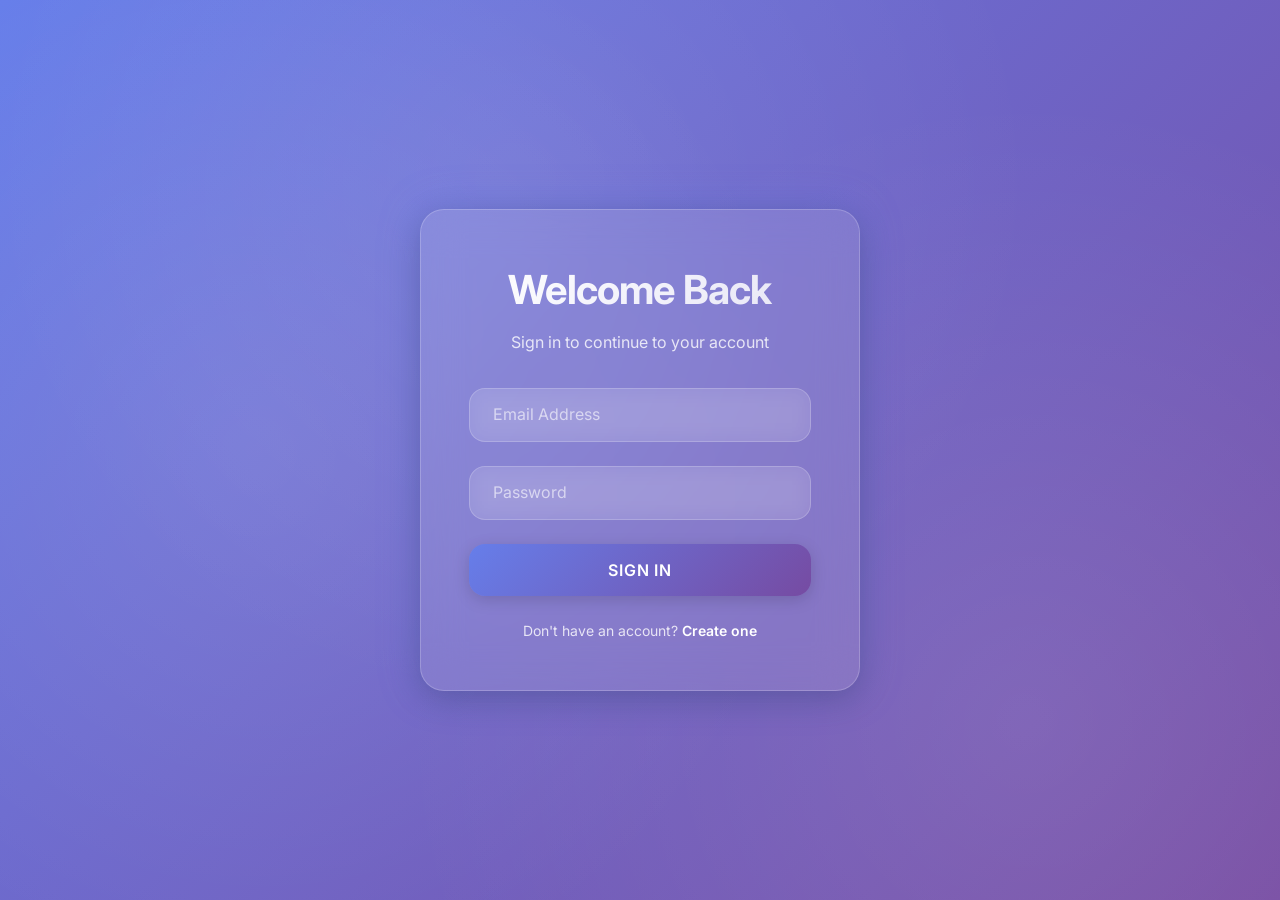
<file: frontend/dashboard.html>
<!DOCTYPE html>
<html lang="en">

<head>
    <meta charset="UTF-8">
    <meta name="viewport" content="width=device-width, initial-scale=1.0">
    <meta name="description" content="Dashboard - Manage your account">
    <title>Dashboard - ExamyNex</title>

    <!-- Google Fonts -->
    <link rel="preconnect" href="https://fonts.googleapis.com">
    <link rel="preconnect" href="https://fonts.gstatic.com" crossorigin>
    <link href="https://fonts.googleapis.com/css2?family=Inter:wght@400;500;600;700&display=swap" rel="stylesheet">

    <!-- Styles -->
    <link rel="stylesheet" href="styles.css">
</head>

<body>
    <div class="auth-container">
        <div class="auth-card" style="text-align: center;">
            <h1 class="auth-title">Loading...</h1>
            <p class="auth-subtitle">Redirecting to your dashboard</p>
            
            <!-- Alert Message -->
            <div id="alertMessage" class="hidden"></div>
            
            <!-- Loading Spinner -->
            <div class="spinner" style="margin: 2rem auto; display: block;"></div>
        </div>
    </div>

    <script src="config.js"></script>
    <script src="auth-utils.js"></script>
    <script>
        // Show alert message
        function showAlert(message, type = 'info') {
            const alertDiv = document.getElementById('alertMessage');
            if (alertDiv) {
                alertDiv.className = `alert alert-${type}`;
                alertDiv.textContent = message;
                alertDiv.classList.remove('hidden');

                setTimeout(() => {
                    alertDiv.classList.add('hidden');
                }, 3000);
            }
        }

        // Check authentication and redirect based on role
        async function checkAuthAndRedirect() {
            const token = localStorage.getItem('token');
            const role = localStorage.getItem('role');

            if (!token) {
                window.location.href = 'login.html';
                return;
            }

            // Show loading message
            showAlert('Redirecting to your dashboard...', 'info');

            try {
                // Use token refresh utility for this request
                const response = await AuthUtils.fetchWithTokenRefresh(
                    getApiUrl(API_CONFIG.ENDPOINTS.USER_ME),
                    {
                        method: 'GET',
                        headers: {
                            'Content-Type': 'application/json',
                        }
                    }
                );

                if (response.ok) {
                    const userData = await response.json();
                    
                    // Store role if not already stored
                    if (!role) {
                        localStorage.setItem('role', userData.role);
                    }

                    // Initialize token refresh
                    AuthUtils.initTokenRefresh();

                    // Redirect based on role
                    if (userData.role === 'admin') {
                        window.location.href = 'admin-dashboard.html';
                    } else {
                        window.location.href = 'student-dashboard.html';
                    }
                } else {
                    // Token invalid, logout
                    AuthUtils.logout('Session invalid. Please login again.');
                }
            } catch (error) {
                console.error('Auth check error:', error);
                showAlert('Network error. Redirecting to login...', 'error');
                setTimeout(() => {
                    AuthUtils.logout();
                }, 2000);
            }
        }

        // Run on page load
        window.addEventListener('DOMContentLoaded', checkAuthAndRedirect);
    </script>

                    // Update stats
                    if (userData.created_at) {
                        document.getElementById('memberSince').textContent = formatDate(userData.created_at);
                    }

                    if (userData.status) {
                        document.getElementById('accountStatus').textContent = userData.status;
                    }

                    // Set last login to current time
                    const now = new Date();
                    const timeString = now.toLocaleTimeString('en-US', {
                        hour: '2-digit',
                        minute: '2-digit'
                    });
                    document.getElementById('lastLogin').textContent = timeString;

                } else if (response.status === 401) {
                    // Token is invalid or expired
                    showAlert('Session expired. Please login again.', 'error');
                    setTimeout(() => {
                        localStorage.removeItem('token');
                        window.location.href = 'login.html';
                    }, 2000);
                } else {
                    showAlert('Failed to load profile. Please try again.', 'error');
                }
            } catch (error) {
                console.error('Profile load error:', error);
                showAlert('Network error. Please check your connection.', 'error');
            }
        }
Use auth utility to logout
            AuthUtils.logout('Logging out...'rect to login
            setTimeout(() => {
                window.location.href = 'login.html';
            }, 1000);
        }

        // Check authentication on page load
        window.addEventListener('DOMContentLoaded', () => {
            const token = localStorage.getItem('token');

            if (!token) {
                window.location.href = 'login.html';
                return;
            }

            // Load user profile
            loadUserProfile();
        });

        // Add animation to stat cards
        document.addEventListener('DOMContentLoaded', () => {
            const statCards = document.querySelectorAll('.stat-card');
            statCards.forEach((card, index) => {
                card.style.animationDelay = `${index * 0.1}s`;
            });
        });
    </script>
</body>

</html>
</file>
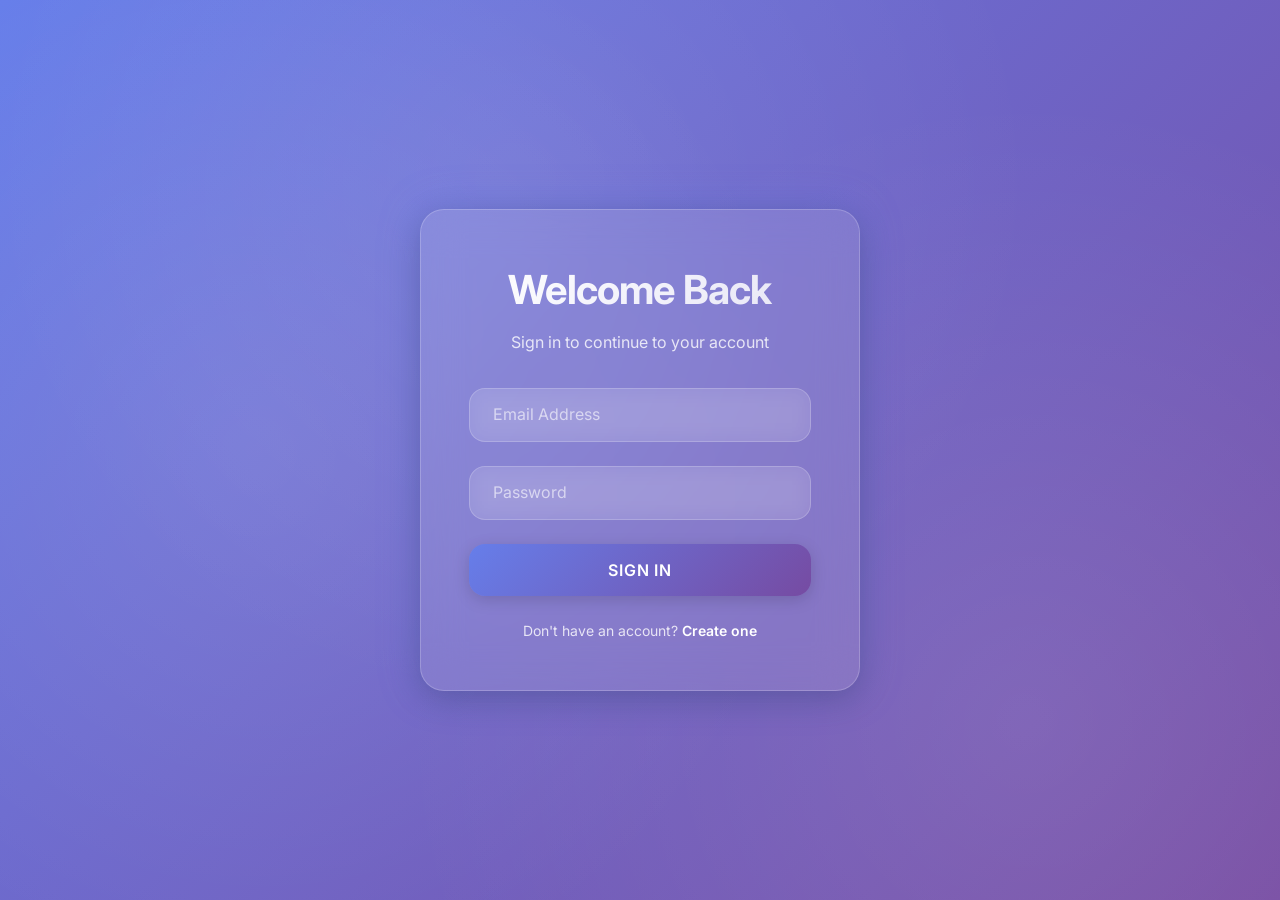
<file: frontend/exam-results.html>
<!DOCTYPE html>
<html lang="en">

<head>
    <meta charset="UTF-8">
    <meta name="viewport" content="width=device-width, initial-scale=1.0">
    <meta name="description" content="Exam Results - ExamyNex">
    <title>Exam Results - ExamyNex</title>

    <!-- Google Fonts -->
    <link rel="preconnect" href="https://fonts.googleapis.com">
    <link rel="preconnect" href="https://fonts.gstatic.com" crossorigin>
    <link href="https://fonts.googleapis.com/css2?family=Inter:wght@400;500;600;700&display=swap" rel="stylesheet">

    <!-- Styles -->
    <link rel="stylesheet" href="styles.css">

    <style>
        .results-container {
            min-height: 100vh;
            background: var(--bg-gradient);
            background-size: 200% 200%;
            animation: gradientShift 15s ease infinite;
            padding: var(--spacing-xl);
        }

        .results-content {
            max-width: 900px;
            margin: 0 auto;
        }

        .results-header {
            text-align: center;
            margin-bottom: var(--spacing-xl);
            animation: cardSlideIn 0.6s ease-out;
        }

        .results-title {
            font-size: var(--font-size-3xl);
            font-weight: 700;
            margin-bottom: var(--spacing-sm);
            background: linear-gradient(135deg, #ffffff 0%, rgba(255, 255, 255, 0.8) 100%);
            -webkit-background-clip: text;
            -webkit-text-fill-color: transparent;
            background-clip: text;
        }

        .results-subtitle {
            font-size: var(--font-size-base);
            color: var(--text-secondary);
        }

        .score-card {
            background: var(--glass-bg);
            backdrop-filter: blur(20px);
            border: 1px solid var(--glass-border);
            border-radius: var(--radius-lg);
            padding: var(--spacing-xl);
            margin-bottom: var(--spacing-lg);
            box-shadow: var(--shadow-lg), var(--shadow-glow);
            text-align: center;
            animation: cardSlideIn 0.8s ease-out;
        }

        .score-label {
            font-size: var(--font-size-base);
            color: var(--text-secondary);
            margin-bottom: var(--spacing-md);
            text-transform: uppercase;
            letter-spacing: 0.1em;
        }

        .score-value {
            font-size: 5rem;
            font-weight: 700;
            background: var(--success-gradient);
            -webkit-background-clip: text;
            -webkit-text-fill-color: transparent;
            background-clip: text;
            margin-bottom: var(--spacing-sm);
            animation: scoreReveal 1s ease-out;
        }

        @keyframes scoreReveal {
            from {
                opacity: 0;
                transform: scale(0.5);
            }

            to {
                opacity: 1;
                transform: scale(1);
            }
        }

        .score-message {
            font-size: var(--font-size-lg);
            color: var(--text-primary);
            font-weight: 600;
        }

        .stats-grid {
            display: grid;
            grid-template-columns: repeat(auto-fit, minmax(200px, 1fr));
            gap: var(--spacing-md);
            margin-bottom: var(--spacing-lg);
        }

        .stat-card {
            background: var(--glass-bg);
            backdrop-filter: blur(20px);
            border: 1px solid var(--glass-border);
            border-radius: var(--radius-lg);
            padding: var(--spacing-md);
            text-align: center;
            transition: all var(--transition-base);
            animation: cardSlideIn 0.6s ease-out;
        }

        .stat-card:hover {
            transform: translateY(-5px);
            box-shadow: var(--shadow-lg);
        }

        .stat-icon {
            font-size: 2.5rem;
            margin-bottom: var(--spacing-sm);
        }

        .stat-label {
            font-size: var(--font-size-sm);
            color: var(--text-secondary);
            margin-bottom: var(--spacing-xs);
            text-transform: uppercase;
            letter-spacing: 0.05em;
        }

        .stat-value {
            font-size: var(--font-size-2xl);
            font-weight: 700;
            color: var(--text-primary);
        }

        .actions-section {
            display: flex;
            gap: var(--spacing-md);
            justify-content: center;
            animation: cardSlideIn 1s ease-out;
        }

        .btn-action {
            padding: var(--spacing-md) var(--spacing-xl);
            font-size: var(--font-size-base);
            font-weight: 600;
            border: none;
            border-radius: var(--radius-md);
            cursor: pointer;
            transition: all var(--transition-base);
            text-decoration: none;
            display: inline-flex;
            align-items: center;
            gap: var(--spacing-xs);
        }

        .btn-primary {
            background: var(--primary-gradient);
            color: var(--text-primary);
        }

        .btn-secondary {
            background: rgba(255, 255, 255, 0.1);
            color: var(--text-primary);
            border: 1px solid rgba(255, 255, 255, 0.2);
        }

        .btn-action:hover {
            transform: translateY(-3px);
            box-shadow: var(--shadow-md);
        }

        .loading-state {
            display: flex;
            flex-direction: column;
            align-items: center;
            justify-content: center;
            min-height: 60vh;
            gap: var(--spacing-md);
        }

        .loading-spinner {
            width: 60px;
            height: 60px;
            border: 4px solid rgba(255, 255, 255, 0.3);
            border-top-color: #fff;
            border-radius: 50%;
            animation: spin 0.8s linear infinite;
        }

        @keyframes spin {
            to {
                transform: rotate(360deg);
            }
        }

        .loading-text {
            font-size: var(--font-size-lg);
            color: var(--text-secondary);
        }

        @media (max-width: 768px) {
            .score-value {
                font-size: 3.5rem;
            }

            .actions-section {
                flex-direction: column;
            }

            .btn-action {
                width: 100%;
                justify-content: center;
            }
        }
    </style>
</head>

<body>
    <div class="results-container">
        <div class="results-content">
            <!-- Loading State -->
            <div id="loadingState" class="loading-state">
                <div class="loading-spinner"></div>
                <div class="loading-text">Loading your results...</div>
            </div>

            <!-- Results Content -->
            <div id="resultsContent" class="hidden">
                <div class="results-header">
                    <h1 class="results-title">Exam Completed!</h1>
                    <p class="results-subtitle" id="examTitle">Your exam has been submitted successfully</p>
                </div>

                <!-- Score Card -->
                <div class="score-card">
                    <div class="score-label">Your Score</div>
                    <div class="score-value" id="scoreValue">0%</div>
                    <div class="score-message" id="scoreMessage">Great job!</div>
                </div>

                <!-- Stats Grid -->
                <div class="stats-grid">
                    <div class="stat-card" style="animation-delay: 0.2s;">
                        <div class="stat-icon">📊</div>
                        <div class="stat-label">Score</div>
                        <div class="stat-value" id="statScore">0%</div>
                    </div>

                    <div class="stat-card" style="animation-delay: 0.3s;">
                        <div class="stat-icon">📅</div>
                        <div class="stat-label">Submitted</div>
                        <div class="stat-value" id="statDate">-</div>
                    </div>

                    <div class="stat-card" style="animation-delay: 0.4s;">
                        <div class="stat-icon">🎯</div>
                        <div class="stat-label">Exam ID</div>
                        <div class="stat-value" id="statExamId">-</div>
                    </div>
                </div>

                <!-- Actions -->
                <div class="actions-section">
                    <a href="student-dashboard.html" class="btn-action btn-primary">
                        <span>← Back to Dashboard</span>
                    </a>
                </div>
            </div>

            <!-- Error State -->
            <div id="errorState" class="hidden">
                <div class="score-card">
                    <div class="stat-icon" style="font-size: 4rem; margin-bottom: var(--spacing-md);">⚠️</div>
                    <h2 style="margin-bottom: var(--spacing-sm);">Unable to Load Results</h2>
                    <p style="color: var(--text-secondary); margin-bottom: var(--spacing-lg);" id="errorMessage">
                        There was an error loading your exam results.
                    </p>
                    <a href="student-dashboard.html" class="btn-action btn-primary">
                        Back to Dashboard
                    </a>
                </div>
            </div>
        </div>
    </div>

    <script src="config.js"></script>
    <script>
        // Get submission ID from URL
        const urlParams = new URLSearchParams(window.location.search);
        const submissionId = urlParams.get('submission_id');

        // Format date
        function formatDate(dateString) {
            if (!dateString) return '-';
            const date = new Date(dateString);
            const options = {
                year: 'numeric',
                month: 'short',
                day: 'numeric',
                hour: '2-digit',
                minute: '2-digit'
            };
            return date.toLocaleDateString('en-US', options);
        }

        // Get score message
        function getScoreMessage(score) {
            if (score >= 90) return 'Outstanding! 🎉';
            if (score >= 80) return 'Excellent Work! 🌟';
            if (score >= 70) return 'Great Job! 👏';
            if (score >= 60) return 'Good Effort! 👍';
            if (score >= 50) return 'Keep Practicing! 💪';
            return 'Don\'t Give Up! 📚';
        }

        // Load submission results
        async function loadResults() {
            const token = localStorage.getItem('token');

            if (!token) {
                window.location.href = 'login.html';
                return;
            }

            if (!submissionId) {
                showError('No submission ID provided');
                return;
            }

            try {
                // Note: You may need to create a GET endpoint for fetching submission by ID
                // For now, we'll simulate the results display
                // In a real implementation, you'd call: GET /submissions/{submission_id}

                // Simulated delay
                await new Promise(resolve => setTimeout(resolve, 1500));

                // For demonstration, we'll use mock data
                // Replace this with actual API call when endpoint is available
                const mockResult = {
                    id: submissionId,
                    exam_id: 1,
                    user_id: 1,
                    score: 85.5,
                    submitted_at: new Date().toISOString(),
                    exam: {
                        title: 'Sample Exam'
                    }
                };

                displayResults(mockResult);

            } catch (error) {
                console.error('Load results error:', error);
                showError('Network error while loading results');
            }
        }

        // Display results
        function displayResults(result) {
            const score = Math.round(result.score * 10) / 10;

            // Update score display
            document.getElementById('scoreValue').textContent = `${score}%`;
            document.getElementById('scoreMessage').textContent = getScoreMessage(score);
            document.getElementById('statScore').textContent = `${score}%`;

            // Update exam info
            if (result.exam && result.exam.title) {
                document.getElementById('examTitle').textContent = result.exam.title;
            }

            // Update stats
            document.getElementById('statDate').textContent = formatDate(result.submitted_at);
            document.getElementById('statExamId').textContent = result.exam_id;

            // Show results
            document.getElementById('loadingState').classList.add('hidden');
            document.getElementById('resultsContent').classList.remove('hidden');
        }

        // Show error
        function showError(message) {
            document.getElementById('errorMessage').textContent = message;
            document.getElementById('loadingState').classList.add('hidden');
            document.getElementById('errorState').classList.remove('hidden');
        }

        // Initialize
        window.addEventListener('DOMContentLoaded', () => {
            const token = localStorage.getItem('token');

            if (!token) {
                window.location.href = 'login.html';
                return;
            }

            loadResults();
        });
    </script>
</body>

</html>
</file>
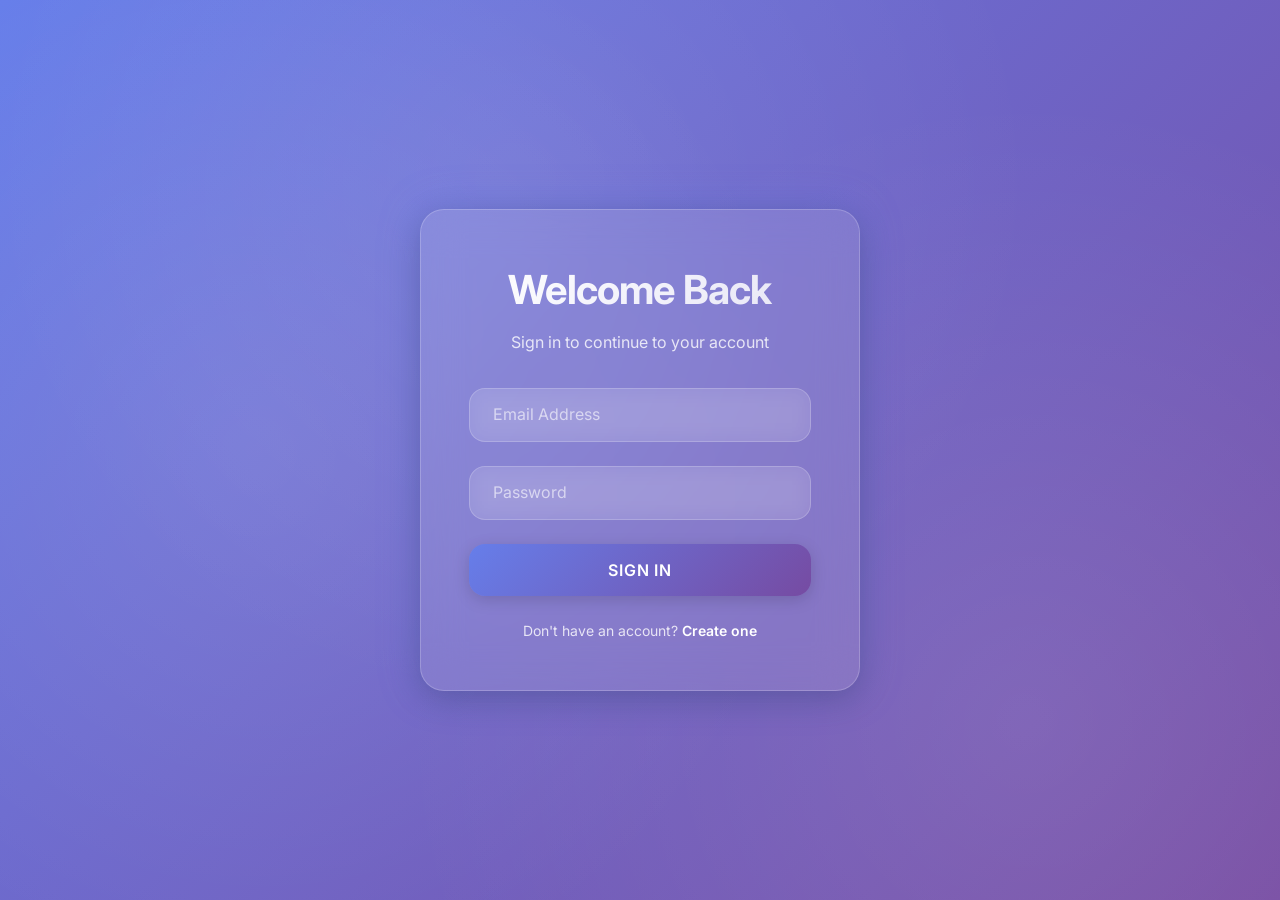
<file: frontend/exam-taking.html>
<!DOCTYPE html>
<html lang="en">

<head>
    <meta charset="UTF-8">
    <meta name="viewport" content="width=device-width, initial-scale=1.0">
    <meta name="description" content="Take Exam - ExamyNex">
    <title>Taking Exam - ExamyNex</title>

    <!-- Google Fonts -->
    <link rel="preconnect" href="https://fonts.googleapis.com">
    <link rel="preconnect" href="https://fonts.gstatic.com" crossorigin>
    <link href="https://fonts.googleapis.com/css2?family=Inter:wght@400;500;600;700&display=swap" rel="stylesheet">

    <!-- Styles -->
    <link rel="stylesheet" href="styles.css">

    <style>
        .exam-container {
            min-height: 100vh;
            background: var(--bg-gradient);
            background-size: 200% 200%;
            animation: gradientShift 15s ease infinite;
        }

        .exam-header {
            background: rgba(255, 255, 255, 0.1);
            backdrop-filter: blur(20px);
            border-bottom: 1px solid rgba(255, 255, 255, 0.2);
            padding: var(--spacing-md) var(--spacing-lg);
            display: flex;
            justify-content: space-between;
            align-items: center;
            position: sticky;
            top: 0;
            z-index: 100;
        }

        .exam-info h1 {
            font-size: var(--font-size-xl);
            margin-bottom: 0.25rem;
        }

        .exam-info p {
            font-size: var(--font-size-sm);
            color: var(--text-secondary);
        }

        .timer-display {
            display: flex;
            align-items: center;
            gap: var(--spacing-sm);
            background: rgba(255, 255, 255, 0.1);
            padding: var(--spacing-sm) var(--spacing-md);
            border-radius: var(--radius-md);
            border: 1px solid rgba(255, 255, 255, 0.2);
        }

        .timer-icon {
            font-size: var(--font-size-xl);
        }

        .timer-text {
            font-size: var(--font-size-lg);
            font-weight: 700;
            font-variant-numeric: tabular-nums;
        }

        .timer-warning {
            border-color: rgba(245, 87, 108, 0.6);
            background: rgba(245, 87, 108, 0.2);
            animation: pulse 1s ease-in-out infinite;
        }

        @keyframes pulse {

            0%,
            100% {
                opacity: 1;
            }

            50% {
                opacity: 0.7;
            }
        }

        .exam-content {
            display: grid;
            grid-template-columns: 1fr 300px;
            gap: var(--spacing-lg);
            padding: var(--spacing-lg);
            max-width: 1400px;
            margin: 0 auto;
        }

        .question-panel {
            background: var(--glass-bg);
            backdrop-filter: blur(20px);
            border: 1px solid var(--glass-border);
            border-radius: var(--radius-lg);
            padding: var(--spacing-xl);
            box-shadow: var(--shadow-lg);
            animation: cardSlideIn 0.6s ease-out;
        }

        .question-header {
            display: flex;
            justify-content: space-between;
            align-items: center;
            margin-bottom: var(--spacing-lg);
            padding-bottom: var(--spacing-md);
            border-bottom: 1px solid rgba(255, 255, 255, 0.2);
        }

        .question-number {
            font-size: var(--font-size-lg);
            font-weight: 600;
            color: var(--text-secondary);
        }

        .question-text {
            font-size: var(--font-size-lg);
            line-height: 1.8;
            margin-bottom: var(--spacing-lg);
            color: var(--text-primary);
        }

        .options-container {
            display: flex;
            flex-direction: column;
            gap: var(--spacing-md);
        }

        .option-item {
            background: rgba(255, 255, 255, 0.05);
            border: 2px solid rgba(255, 255, 255, 0.2);
            border-radius: var(--radius-md);
            padding: var(--spacing-md);
            cursor: pointer;
            transition: all var(--transition-base);
            display: flex;
            align-items: center;
            gap: var(--spacing-md);
        }

        .option-item:hover {
            background: rgba(255, 255, 255, 0.1);
            border-color: rgba(255, 255, 255, 0.4);
            transform: translateX(5px);
        }

        .option-item.selected {
            background: rgba(102, 126, 234, 0.2);
            border-color: rgba(102, 126, 234, 0.6);
        }

        .option-radio {
            width: 20px;
            height: 20px;
            border-radius: 50%;
            border: 2px solid rgba(255, 255, 255, 0.4);
            display: flex;
            align-items: center;
            justify-content: center;
            flex-shrink: 0;
        }

        .option-item.selected .option-radio {
            border-color: #667eea;
            background: #667eea;
        }

        .option-item.selected .option-radio::after {
            content: '✓';
            color: white;
            font-size: 14px;
            font-weight: bold;
        }

        .option-text {
            flex: 1;
            font-size: var(--font-size-base);
        }

        .text-answer {
            width: 100%;
            min-height: 150px;
            padding: var(--spacing-md);
            font-family: var(--font-family);
            font-size: var(--font-size-base);
            color: var(--text-primary);
            background: rgba(255, 255, 255, 0.1);
            border: 1px solid rgba(255, 255, 255, 0.2);
            border-radius: var(--radius-md);
            resize: vertical;
        }

        .text-answer:focus {
            outline: none;
            border-color: rgba(255, 255, 255, 0.4);
            background: rgba(255, 255, 255, 0.15);
        }

        .navigation-buttons {
            display: flex;
            gap: var(--spacing-md);
            margin-top: var(--spacing-xl);
        }

        .btn-nav {
            flex: 1;
            padding: var(--spacing-sm) var(--spacing-md);
            font-size: var(--font-size-base);
            font-weight: 600;
            border: none;
            border-radius: var(--radius-md);
            cursor: pointer;
            transition: all var(--transition-base);
        }

        .btn-previous {
            background: rgba(255, 255, 255, 0.1);
            color: var(--text-primary);
            border: 1px solid rgba(255, 255, 255, 0.2);
        }

        .btn-previous:hover:not(:disabled) {
            background: rgba(255, 255, 255, 0.15);
        }

        .btn-next {
            background: var(--primary-gradient);
            color: var(--text-primary);
        }

        .btn-next:hover:not(:disabled) {
            transform: translateY(-2px);
            box-shadow: var(--shadow-md);
        }

        .btn-nav:disabled {
            opacity: 0.5;
            cursor: not-allowed;
        }

        .sidebar-panel {
            display: flex;
            flex-direction: column;
            gap: var(--spacing-md);
        }

        .progress-card {
            background: var(--glass-bg);
            backdrop-filter: blur(20px);
            border: 1px solid var(--glass-border);
            border-radius: var(--radius-lg);
            padding: var(--spacing-md);
            box-shadow: var(--shadow-md);
        }

        .progress-title {
            font-size: var(--font-size-sm);
            color: var(--text-secondary);
            margin-bottom: var(--spacing-sm);
            text-transform: uppercase;
            letter-spacing: 0.05em;
        }

        .progress-bar-container {
            background: rgba(255, 255, 255, 0.1);
            height: 8px;
            border-radius: var(--radius-full);
            overflow: hidden;
            margin-bottom: var(--spacing-xs);
        }

        .progress-bar {
            height: 100%;
            background: var(--success-gradient);
            transition: width var(--transition-base);
            border-radius: var(--radius-full);
        }

        .progress-text {
            font-size: var(--font-size-sm);
            color: var(--text-secondary);
        }

        .question-grid {
            display: grid;
            grid-template-columns: repeat(5, 1fr);
            gap: var(--spacing-xs);
        }

        .question-btn {
            aspect-ratio: 1;
            border: 1px solid rgba(255, 255, 255, 0.2);
            background: rgba(255, 255, 255, 0.05);
            border-radius: var(--radius-sm);
            cursor: pointer;
            font-size: var(--font-size-sm);
            font-weight: 600;
            color: var(--text-secondary);
            transition: all var(--transition-fast);
        }

        .question-btn:hover {
            background: rgba(255, 255, 255, 0.1);
            border-color: rgba(255, 255, 255, 0.4);
        }

        .question-btn.current {
            background: var(--primary-gradient);
            color: var(--text-primary);
            border-color: transparent;
        }

        .question-btn.answered {
            background: rgba(67, 233, 123, 0.2);
            border-color: rgba(67, 233, 123, 0.4);
            color: var(--text-primary);
        }

        .submit-section {
            margin-top: var(--spacing-md);
        }

        .btn-submit {
            width: 100%;
            padding: var(--spacing-md);
            background: var(--secondary-gradient);
            color: var(--text-primary);
            border: none;
            border-radius: var(--radius-md);
            font-size: var(--font-size-base);
            font-weight: 700;
            cursor: pointer;
            transition: all var(--transition-base);
            text-transform: uppercase;
            letter-spacing: 0.05em;
        }

        .btn-submit:hover {
            transform: translateY(-3px);
            box-shadow: var(--shadow-lg);
        }

        .modal-overlay {
            position: fixed;
            top: 0;
            left: 0;
            right: 0;
            bottom: 0;
            background: rgba(0, 0, 0, 0.7);
            backdrop-filter: blur(5px);
            display: flex;
            align-items: center;
            justify-content: center;
            z-index: 1000;
            animation: fadeIn 0.3s ease-out;
        }

        @keyframes fadeIn {
            from {
                opacity: 0;
            }

            to {
                opacity: 1;
            }
        }

        .modal-content {
            background: var(--glass-bg);
            backdrop-filter: blur(20px);
            border: 1px solid var(--glass-border);
            border-radius: var(--radius-lg);
            padding: var(--spacing-xl);
            max-width: 500px;
            width: 90%;
            box-shadow: var(--shadow-lg);
            animation: slideUp 0.3s ease-out;
        }

        @keyframes slideUp {
            from {
                opacity: 0;
                transform: translateY(30px);
            }

            to {
                opacity: 1;
                transform: translateY(0);
            }
        }

        .modal-title {
            font-size: var(--font-size-xl);
            font-weight: 700;
            margin-bottom: var(--spacing-sm);
        }

        .modal-text {
            color: var(--text-secondary);
            margin-bottom: var(--spacing-lg);
            line-height: 1.6;
        }

        .modal-actions {
            display: flex;
            gap: var(--spacing-md);
        }

        .btn-modal {
            flex: 1;
            padding: var(--spacing-sm) var(--spacing-md);
            border: none;
            border-radius: var(--radius-md);
            font-size: var(--font-size-base);
            font-weight: 600;
            cursor: pointer;
            transition: all var(--transition-base);
        }

        .btn-cancel {
            background: rgba(255, 255, 255, 0.1);
            color: var(--text-primary);
            border: 1px solid rgba(255, 255, 255, 0.2);
        }

        .btn-confirm {
            background: var(--secondary-gradient);
            color: var(--text-primary);
        }

        .btn-modal:hover {
            transform: translateY(-2px);
        }

        @media (max-width: 1024px) {
            .exam-content {
                grid-template-columns: 1fr;
            }

            .sidebar-panel {
                order: -1;
            }
        }

        @media (max-width: 768px) {
            .exam-header {
                flex-direction: column;
                gap: var(--spacing-sm);
                align-items: flex-start;
            }

            .question-grid {
                grid-template-columns: repeat(4, 1fr);
            }
        }

        /* PROCTORING STYLES */
        .webcam-container {
            position: fixed;
            bottom: 20px;
            right: 20px;
            width: 200px;
            height: 150px;
            background: #000;
            border-radius: var(--radius-md);
            overflow: hidden;
            box-shadow: var(--shadow-lg);
            border: 2px solid rgba(255, 255, 255, 0.2);
            z-index: 900;
            cursor: move;
            transition: all var(--transition-base);
        }

        .webcam-container:hover {
            border-color: var(--primary-color);
            transform: scale(1.05);
        }

        #webcamRequest {
            width: 100%;
            height: 100%;
            object-fit: cover;
            transform: scaleX(-1);
            /* Mirror effect */
        }

        .proctor-status {
            position: absolute;
            top: 5px;
            left: 5px;
            padding: 2px 6px;
            background: rgba(0, 0, 0, 0.6);
            border-radius: 4px;
            color: #fff;
            font-size: 10px;
            display: flex;
            align-items: center;
            gap: 4px;
        }

        .status-dot {
            width: 6px;
            height: 6px;
            background: #43e97b;
            border-radius: 50%;
            animation: pulse-green 2s infinite;
        }

        @keyframes pulse-green {
            0% {
                box-shadow: 0 0 0 0 rgba(67, 233, 123, 0.7);
            }

            70% {
                box-shadow: 0 0 0 4px rgba(67, 233, 123, 0);
            }

            100% {
                box-shadow: 0 0 0 0 rgba(67, 233, 123, 0);
            }
        }

        .overlay-check {
            position: fixed;
            top: 0;
            left: 0;
            right: 0;
            bottom: 0;
            background: rgba(0, 0, 0, 0.9);
            backdrop-filter: blur(10px);
            z-index: 2000;
            display: flex;
            align-items: center;
            justify-content: center;
            flex-direction: column;
        }

        .overlay-check.hidden {
            display: none !important;
        }

        .check-card {
            background: var(--glass-bg);
            border: 1px solid var(--glass-border);
            padding: var(--spacing-xl);
            border-radius: var(--radius-lg);
            text-align: center;
            max-width: 500px;
            width: 90%;
        }

        .check-video-preview {
            width: 100%;
            height: 300px;
            background: #000;
            margin: var(--spacing-md) 0;
            border-radius: var(--radius-md);
            overflow: hidden;
            position: relative;
        }

        #previewVideo {
            width: 100%;
            height: 100%;
            object-fit: cover;
            transform: scaleX(-1);
        }

        /* Warnings */
        .warning-toast {
            position: fixed;
            top: 20px;
            left: 50%;
            transform: translateX(-50%);
            background: rgba(245, 87, 108, 0.9);
            color: white;
            padding: 1rem 2rem;
            border-radius: var(--radius-full);
            z-index: 3000;
            font-weight: 600;
            box-shadow: var(--shadow-lg);
            animation: slideDown 0.3s cubic-bezier(0.175, 0.885, 0.32, 1.275);
            display: flex;
            align-items: center;
            gap: 10px;
        }

        @keyframes slideDown {
            from {
                transform: translate(-50%, -100%);
                opacity: 0;
            }

            to {
                transform: translate(-50%, 0);
                opacity: 1;
            }
        }
    </style>
</head>

<body>
    <!-- Webcam Widget (Bottom Right) -->
    <div id="webcamWidget" class="webcam-container hidden">
        <video id="webcamRequest" autoplay playsinline muted></video>
        <div class="proctor-status">
            <div class="status-dot"></div>
            <span id="proctorStatusText">Monitoring Active</span>
        </div>
    </div>

    <!-- Pre-Exam Check Modal -->
    <div id="proctorCheckModal" class="overlay-check">
        <div class="check-card">
            <h2 class="modal-title">Proctoring Check</h2>
            <p class="modal-text">
                This exam is proctored. We need to verify your face and environment before starting.
                <br>Please ensure you are in a well-lit room and your face is clearly visible.
            </p>

            <div class="check-video-preview">
                <video id="previewVideo" autoplay playsinline muted></video>
            </div>

            <div id="proctorError" class="alert alert-error hidden" style="margin-bottom: 1rem;"></div>

            <button id="btnStartProctoring" class="btn-submit" onclick="startProctoring()">
                Start Camera & Verify
            </button>
        </div>
    </div>

    <!-- Warnings Container -->
    <div id="warningContainer"></div>

    <div class="exam-container">
        <!-- Header -->
        <header class="exam-header">
            <div class="exam-info">
                <h1 id="examTitle">Loading Exam...</h1>
                <p id="examDescription">Please wait...</p>
            </div>
            <div class="timer-display" id="timerDisplay">
                <span class="timer-icon">⏱️</span>
                <span class="timer-text" id="timerText">00:00:00</span>
            </div>
        </header>

        <!-- Main Content -->
        <div class="exam-content">
            <!-- Question Panel -->
            <div class="question-panel">
                <div id="alertMessage" class="hidden"></div>

                <div id="loadingState" class="loading-spinner" style="min-height: 400px;">
                    <div class="spinner" style="width: 40px; height: 40px; border-width: 4px;"></div>
                </div>

                <div id="questionContent" class="hidden">
                    <div class="question-header">
                        <span class="question-number" id="questionNumber">Question 1</span>
                        <span style="font-size: var(--font-size-sm); color: var(--text-muted);"
                            id="autoSaveStatus">Auto-saved</span>
                    </div>

                    <div class="question-text" id="questionText"></div>

                    <div id="answerContainer"></div>

                    <div class="navigation-buttons">
                        <button class="btn-nav btn-previous" id="btnPrevious" onclick="previousQuestion()">
                            ← Previous
                        </button>
                        <button class="btn-nav btn-next" id="btnNext" onclick="nextQuestion()">
                            Next →
                        </button>
                    </div>
                </div>
            </div>

            <!-- Sidebar -->
            <div class="sidebar-panel">
                <!-- Progress Card -->
                <div class="progress-card">
                    <div class="progress-title">Progress</div>
                    <div class="progress-bar-container">
                        <div class="progress-bar" id="progressBar" style="width: 0%"></div>
                    </div>
                    <div class="progress-text" id="progressText">0 of 0 answered</div>
                </div>

                <!-- Question Navigation -->
                <div class="progress-card">
                    <div class="progress-title">Questions</div>
                    <div class="question-grid" id="questionGrid"></div>
                </div>

                <!-- Submit Section -->
                <div class="submit-section" id="submitSection">
                    <button class="btn-submit" id="btnSubmitExam" onclick="handleSubmitClick()">
                        Submit Exam
                    </button>
                </div>
            </div>
        </div>
    </div>

    <!-- Submit Confirmation Modal -->
    <div id="submitModal" class="modal-overlay hidden">
        <div class="modal-content">
            <h2 class="modal-title">Submit Exam?</h2>
            <p class="modal-text">
                Are you sure you want to submit your exam? You have answered <span id="answeredCount">0</span> out of
                <span id="totalCount">0</span> questions.
                <br><br>
                Once submitted, you cannot make any changes.
            </p>
            <div class="modal-actions">
                <button class="btn-modal btn-cancel" onclick="hideSubmitModal()">Cancel</button>
                <button class="btn-modal btn-confirm" onclick="submitExam()">Submit</button>
            </div>
        </div>
    </div>

    <script src="config.js"></script>
    <script>
        // Global state
        let examData = null;
        let questions = [];
        let currentQuestionIndex = 0;
        let answers = {};
        let timerInterval = null;
        let timeRemaining = 0;
        let autoSaveTimeout = null;

        // Proctoring state
        let proctorSessionId = null;
        let proctorInterval = null;
        let stream = null;
        let isProctoringActive = false;

        // Get exam ID from URL
        const urlParams = new URLSearchParams(window.location.search);
        const examId = urlParams.get('exam_id');

        // ... (existing code) ...

        // ==========================================
        // PROCTORING LOGIC
        // ==========================================

        async function startProctoring() {
            const btn = document.getElementById('btnStartProctoring');
            const errorDiv = document.getElementById('proctorError');
            const previewVideo = document.getElementById('previewVideo');

            btn.disabled = true;
            btn.innerHTML = '<span class="spinner"></span> Verifying...';
            errorDiv.classList.add('hidden');

            try {
                // 1. Request Camera Access
                stream = await navigator.mediaDevices.getUserMedia({
                    video: { width: 320, height: 240, facingMode: "user" },
                    audio: false
                });

                previewVideo.srcObject = stream;
                document.getElementById('webcamRequest').srcObject = stream;

                // Wait a moment for camera to warm up
                await new Promise(r => setTimeout(r, 1000));

                // 2. Capture Frame
                const canvas = document.createElement('canvas');
                canvas.width = 320;
                canvas.height = 240;
                const ctx = canvas.getContext('2d');
                ctx.drawImage(previewVideo, 0, 0, canvas.width, canvas.height);

                // Convert to blob
                const blob = await new Promise(resolve => canvas.toBlob(resolve, 'image/jpeg', 0.8));

                // 3. Send to Backend
                const formData = new FormData();
                formData.append('exam_id', examId);
                formData.append('frame', blob, 'frame.jpg');

                const token = localStorage.getItem('token');
                const response = await fetch(getApiUrl(API_CONFIG.ENDPOINTS.PROCTOR_START), {
                    method: 'POST',
                    headers: {
                        'Authorization': `Bearer ${token}`
                    },
                    body: formData
                });

                if (response.ok) {
                    const data = await response.json();
                    proctorSessionId = data.session_id;
                    isProctoringActive = true;

                    console.log('Face verified successfully. Session ID:', proctorSessionId);

                    // Success! Hide modal and show webcam widget
                    const modal = document.getElementById('proctorCheckModal');
                    modal.classList.add('hidden');
                    modal.style.display = 'none';

                    const btnStart = document.getElementById('btnStartProctoring');
                    btnStart.textContent = 'Verified';
                    btnStart.disabled = true;

                    document.getElementById('webcamWidget').classList.remove('hidden');

                    // Start Monitoring Loop
                    startMonitoring();

                    console.log('Loading exam data...');
                    // Load exam data now that proctoring is verified
                    await loadExam();
                    console.log('Exam loaded successfully');

                    // Ensure submit modal is hidden after load
                    const submitModal = document.getElementById('submitModal');
                    if (submitModal) submitModal.classList.add('hidden');
                } else {
                    const error = await response.json();
                    throw new Error(error.detail || 'Proctoring verification failed');
                }

            } catch (error) {
                console.error('Proctoring error:', error);
                errorDiv.textContent = error.message;
                errorDiv.classList.remove('hidden');
                btn.disabled = false;
                btn.textContent = 'Retry Verification';
            }
        }

        function startMonitoring() {
            // Monitor every 5 seconds
            proctorInterval = setInterval(sendProctorFrame, 5000);

            // Add visibility change listener (Tab switch detection)
            document.addEventListener("visibilitychange", () => {
                if (document.hidden) {
                    showWarning("TAB_SWITCH", "Warning: You switched tabs! This has been recorded.");
                }
            });
        }

        async function sendProctorFrame() {
            if (!isProctoringActive || !proctorSessionId || !stream) return;

            try {
                const video = document.getElementById('webcamRequest');
                const canvas = document.createElement('canvas');
                canvas.width = 320;
                canvas.height = 240;
                const ctx = canvas.getContext('2d');
                ctx.drawImage(video, 0, 0, canvas.width, canvas.height);

                const blob = await new Promise(resolve => canvas.toBlob(resolve, 'image/jpeg', 0.7));

                const formData = new FormData();
                formData.append('session_id', proctorSessionId);
                formData.append('frame', blob, 'frame.jpg');

                const token = localStorage.getItem('token');
                const response = await fetch(getApiUrl(API_CONFIG.ENDPOINTS.PROCTOR_FRAME), {
                    method: 'POST',
                    headers: { 'Authorization': `Bearer ${token}` },
                    body: formData
                });

                if (response.ok) {
                    const data = await response.json();
                    if (data.violation) {
                        handleViolation(data.violation);
                    }
                }

            } catch (error) {
                console.error('Monitoring error:', error);
            }
        }

        function handleViolation(type) {
            let message = "Suspicious activity detected.";

            switch (type) {
                case "NO_FACE":
                case "LEFT_SEAT":
                    message = "Face not detected! Please look at the screen.";
                    break;
                case "MULTIPLE_FACES":
                    message = "Multiple faces detected! Only you should be visible.";
                    break;
                case "CAMERA_COVERED":
                    message = "Camera appears to be covered or too dark.";
                    break;
                case "SPOOF_ATTACK":
                    message = "Spoofing attempt detected!";
                    break;
            }

            showWarning(type, message);
        }

        function showWarning(type, message) {
            const container = document.getElementById('warningContainer');
            const toast = document.createElement('div');
            toast.className = 'warning-toast';
            toast.innerHTML = `
                <span style="font-size: 1.2rem;">⚠️</span>
                <span>${message}</span>
            `;

            container.appendChild(toast);

            // Remove after 4 seconds
            setTimeout(() => {
                toast.style.opacity = '0';
                setTimeout(() => toast.remove(), 300);
            }, 4000);
        }

        // ==========================================
        // END PROCTORING LOGIC
        // ==========================================

        // Show alert
        function showAlert(message, type = 'error') {
            const alertDiv = document.getElementById('alertMessage');
            alertDiv.className = `alert alert-${type}`;
            alertDiv.textContent = message;
            alertDiv.classList.remove('hidden');

            setTimeout(() => {
                alertDiv.classList.add('hidden');
            }, 5000);
        }

        // Format time
        function formatTime(seconds) {
            const hours = Math.floor(seconds / 3600);
            const minutes = Math.floor((seconds % 3600) / 60);
            const secs = seconds % 60;

            return `${String(hours).padStart(2, '0')}:${String(minutes).padStart(2, '0')}:${String(secs).padStart(2, '0')}`;
        }

        // Start timer
        function startTimer(durationMinutes) {
            timeRemaining = durationMinutes * 60;

            timerInterval = setInterval(() => {
                timeRemaining--;

                document.getElementById('timerText').textContent = formatTime(timeRemaining);

                // Warning when 5 minutes left
                if (timeRemaining <= 300) {
                    document.getElementById('timerDisplay').classList.add('timer-warning');
                }

                // Auto-submit when time is up
                if (timeRemaining <= 0) {
                    clearInterval(timerInterval);
                    showAlert('Time is up! Submitting exam...', 'error');
                    setTimeout(() => {
                        submitExam();
                    }, 2000);
                }
            }, 1000);
        }

        // Load exam data
        async function loadExam() {
            const token = localStorage.getItem('token');

            try {
                const response = await fetch(getApiUrl(API_CONFIG.ENDPOINTS.EXAM_BY_ID(examId)), {
                    headers: {
                        'Authorization': `Bearer ${token}`,
                    }
                });

                if (response.ok) {
                    examData = await response.json();
                    document.getElementById('examTitle').textContent = examData.title;
                    document.getElementById('examDescription').textContent = examData.description;

                    // Load questions first; if none, stop and notify
                    const hasQuestions = await loadQuestions();
                    if (!hasQuestions) {
                        showAlert('No questions available for this exam. Please contact the admin.', 'error');
                        return;
                    }

                    // Start timer after questions are ready
                    startTimer(examData.duration_minutes);
                } else {
                    showAlert('Failed to load exam', 'error');
                    setTimeout(() => {
                        window.location.href = 'student-dashboard.html';
                    }, 2000);
                }
            } catch (error) {
                console.error('Load exam error:', error);
                showAlert('Network error', 'error');
            }
        }

        // Load questions
        async function loadQuestions() {
            const token = localStorage.getItem('token');

            try {
                const response = await fetch(getApiUrl(API_CONFIG.ENDPOINTS.QUESTIONS_BY_EXAM(examId)), {
                    headers: {
                        'Authorization': `Bearer ${token}`,
                    }
                });

                if (!response.ok) {
                    console.error('Questions fetch failed', response.status);
                    showNoQuestionsMessage();
                    return false;
                }

                questions = await response.json();
                console.log('Questions loaded count:', questions.length);

                if (!questions || questions.length === 0) {
                    showNoQuestionsMessage();
                    return false;
                }

                // Initialize question grid
                renderQuestionGrid();

                // Show first question
                showQuestion(0);

                // Ensure UI is visible
                document.getElementById('loadingState').classList.add('hidden');
                document.getElementById('questionContent').classList.remove('hidden');
                document.getElementById('questionContent').style.display = 'block';
                document.getElementById('submitSection').classList.remove('hidden');
                document.getElementById('submitSection').style.display = 'block';
                const submitBtn = document.getElementById('btnSubmitExam');
                if (submitBtn) submitBtn.disabled = false;
                const submitModal = document.getElementById('submitModal');
                if (submitModal) submitModal.classList.add('hidden');
                return true;
            } catch (error) {
                console.error('Load questions error:', error);
                showNoQuestionsMessage();
                return false;
            }
        }

        // Render question grid
        function renderQuestionGrid() {
            const grid = document.getElementById('questionGrid');
            grid.innerHTML = '';

            questions.forEach((q, index) => {
                const btn = document.createElement('button');
                btn.className = 'question-btn';
                btn.textContent = index + 1;
                btn.onclick = () => showQuestion(index);

                if (index === currentQuestionIndex) {
                    btn.classList.add('current');
                }

                if (answers[q.id]) {
                    btn.classList.add('answered');
                }

                grid.appendChild(btn);
            });

            updateProgress();
            const submitBtn = document.getElementById('btnSubmitExam');
            if (submitBtn) submitBtn.disabled = questions.length === 0;
        }

        // Show question
        function showQuestion(index) {
            currentQuestionIndex = index;
            const question = questions[index];

            document.getElementById('questionNumber').textContent = `Question ${index + 1} of ${questions.length}`;
            document.getElementById('questionText').textContent = question.text;

            const answerContainer = document.getElementById('answerContainer');
            answerContainer.innerHTML = '';

            if (question.question_type === 'mcq' && question.options) {
                const optionsDiv = document.createElement('div');
                optionsDiv.className = 'options-container';

                question.options.forEach((option, optIndex) => {
                    const optionDiv = document.createElement('div');
                    optionDiv.className = 'option-item';

                    if (answers[question.id] === option) {
                        optionDiv.classList.add('selected');
                    }

                    optionDiv.onclick = (e) => selectOption(question.id, option, e);

                    optionDiv.innerHTML = `
                        <div class="option-radio"></div>
                        <div class="option-text">${option}</div>
                    `;

                    optionsDiv.appendChild(optionDiv);
                });

                answerContainer.appendChild(optionsDiv);
            } else {
                const textarea = document.createElement('textarea');
                textarea.className = 'text-answer';
                textarea.placeholder = 'Type your answer here...';
                textarea.value = answers[question.id] || '';
                textarea.oninput = (e) => saveTextAnswer(question.id, e.target.value);

                answerContainer.appendChild(textarea);
            }

            // Update navigation buttons
            document.getElementById('btnPrevious').disabled = index === 0;
            document.getElementById('btnNext').disabled = index === questions.length - 1;

            renderQuestionGrid();
        }

        // Select MCQ option
        function selectOption(questionId, option, evt) {
            answers[questionId] = option;

            // Update UI
            const options = document.querySelectorAll('.option-item');
            options.forEach(opt => opt.classList.remove('selected'));
            if (evt && evt.currentTarget) {
                evt.currentTarget.classList.add('selected');
            }

            // Auto-save
            autoSaveAnswer(questionId, option);
            renderQuestionGrid();
        }

        // Save text answer
        function saveTextAnswer(questionId, text) {
            answers[questionId] = text;

            // Debounced auto-save
            clearTimeout(autoSaveTimeout);
            autoSaveTimeout = setTimeout(() => {
                autoSaveAnswer(questionId, text);
            }, 1000);

            renderQuestionGrid();
        }

        // Auto-save answer
        async function autoSaveAnswer(questionId, answerText) {
            const token = localStorage.getItem('token');
            const statusEl = document.getElementById('autoSaveStatus');

            statusEl.textContent = 'Saving...';
            statusEl.style.color = 'var(--text-muted)';

            try {
                const response = await fetch(getApiUrl(API_CONFIG.ENDPOINTS.SAVE_ANSWER), {
                    method: 'POST',
                    headers: {
                        'Authorization': `Bearer ${token}`,
                        'Content-Type': 'application/json',
                    },
                    body: JSON.stringify({
                        exam_id: parseInt(examId),
                        question_id: questionId,
                        selected_option: answerText
                    })
                });

                if (response.ok) {
                    statusEl.textContent = 'Auto-saved ✓';
                    statusEl.style.color = 'var(--text-primary)';
                    const submitBtn = document.getElementById('btnSubmitExam');
                    if (submitBtn) submitBtn.disabled = false;
                } else {
                    statusEl.textContent = 'Save failed';
                    statusEl.style.color = 'rgba(245, 87, 108, 0.8)';
                }
            } catch (error) {
                console.error('Auto-save error:', error);
                statusEl.textContent = 'Save failed';
                statusEl.style.color = 'rgba(245, 87, 108, 0.8)';
            }
        }

        // Update progress
        function updateProgress() {
            const answeredCount = Object.keys(answers).filter(key => answers[key]).length;
            const totalCount = questions.length;
            const percentage = (answeredCount / totalCount) * 100;

            document.getElementById('progressBar').style.width = `${percentage}%`;
            document.getElementById('progressText').textContent = `${answeredCount} of ${totalCount} answered`;
        }

        // Navigation
        function previousQuestion() {
            if (currentQuestionIndex > 0) {
                showQuestion(currentQuestionIndex - 1);
            }
        }

        function nextQuestion() {
            if (currentQuestionIndex < questions.length - 1) {
                showQuestion(currentQuestionIndex + 1);
            }
        }

        // Submit immediately when the user clicks the button (skip modal)
        function handleSubmitClick() {
            hideSubmitModal();
            submitExam();
        }

        // Preserve function name in case other code calls it, but route to direct submit
        function showSubmitModal() {
            handleSubmitClick();
        }

        function showNoQuestionsMessage() {
            document.getElementById('loadingState').classList.add('hidden');
            document.getElementById('questionContent').classList.add('hidden');
            const alertDiv = document.getElementById('alertMessage');
            if (alertDiv) {
                alertDiv.className = 'alert alert-error';
                alertDiv.textContent = 'No questions available for this exam. Please contact the admin.';
                alertDiv.classList.remove('hidden');
            }
            document.getElementById('progressText').textContent = '0 of 0 available';
            document.getElementById('progressBar').style.width = '0%';
                    const submitSection = document.getElementById('submitSection');
                    if (submitSection) submitSection.classList.add('hidden');
                    const submitBtn = document.getElementById('btnSubmitExam');
                    if (submitBtn) submitBtn.disabled = true;
        }

        function hideSubmitModal() {
            document.getElementById('submitModal').classList.add('hidden');
        }

        // Submit exam
        async function submitExam() {
            if (!questions || questions.length === 0) {
                showAlert('No questions available to submit.', 'error');
                return;
            }

            const answeredCount = Object.keys(answers).filter(key => answers[key]).length;
            if (answeredCount === 0) {
                showAlert('You must answer at least one question before submitting.', 'error');
                return;
            }

            const token = localStorage.getItem('token');

            hideSubmitModal();
            showAlert('Submitting exam...', 'success');

            try {
                const response = await fetch(getApiUrl(API_CONFIG.ENDPOINTS.SUBMIT_EXAM), {
                    method: 'POST',
                    headers: {
                        'Authorization': `Bearer ${token}`,
                        'Content-Type': 'application/json',
                    },
                    body: JSON.stringify({
                        exam_id: parseInt(examId)
                    })
                });

                if (response.ok) {
                    const result = await response.json();
                    clearInterval(timerInterval);

                    showAlert('Exam submitted successfully!', 'success');

                    setTimeout(() => {
                        window.location.href = `exam-results.html?submission_id=${result.id}`;
                    }, 2000);
                } else {
                    const error = await response.json();
                    showAlert(error.detail || 'Submission failed', 'error');
                }
            } catch (error) {
                console.error('Submit error:', error);
                showAlert('Network error during submission', 'error');
            }
        }

        // Prevent accidental page leave ONLY after exam actually starts
        window.addEventListener('beforeunload', (e) => {
            if (timeRemaining > 0 && questions.length > 0) {
                e.preventDefault();
                e.returnValue = '';
            }
        });

        // Initialize
        window.addEventListener('DOMContentLoaded', () => {
            const token = localStorage.getItem('token');

            // Ensure submit modal stays hidden on load
            const submitModal = document.getElementById('submitModal');
            if (submitModal) {
                submitModal.classList.add('hidden');
                submitModal.style.display = 'none';
            }

            if (!token) {
                window.location.href = 'login.html';
                return;
            }

            // Check if exam ID is provided
            if (!examId) {
                alert('No exam ID provided');
                window.location.href = 'student-dashboard.html';
                return;
            }

            // Show proctoring check modal
            // Exam will load after successful face verification
            document.getElementById('proctorCheckModal').classList.remove('hidden');
        });
    </script>
</body>

</html>
</file>
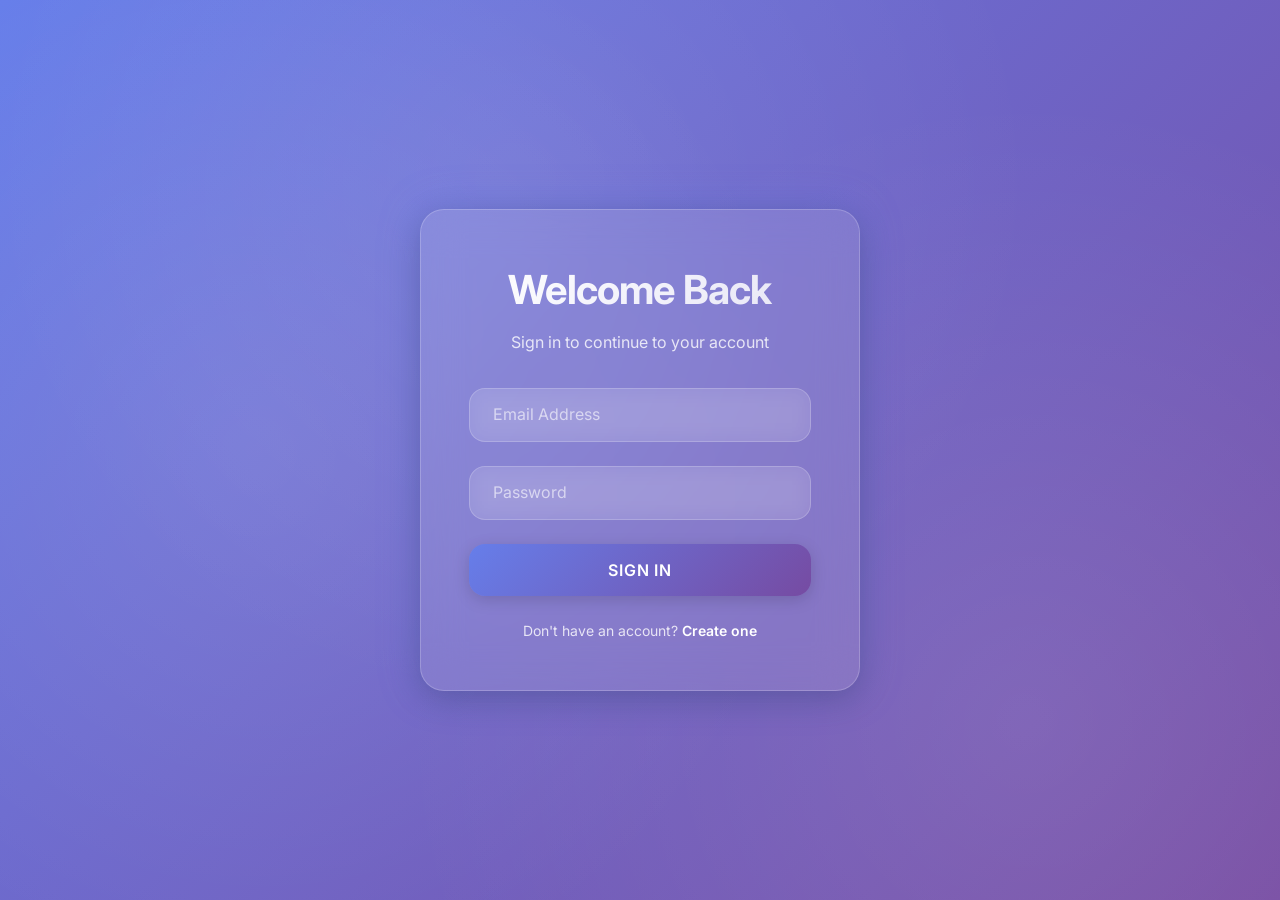
<file: frontend/login.html>
<!DOCTYPE html>
<html lang="en">

<head>
    <meta charset="UTF-8">
    <meta name="viewport" content="width=device-width, initial-scale=1.0">
    <meta name="description" content="Login to your account - Secure authentication">
    <title>Login - ExamyNex</title>

    <!-- Google Fonts -->
    <link rel="preconnect" href="https://fonts.googleapis.com">
    <link rel="preconnect" href="https://fonts.gstatic.com" crossorigin>
    <link href="https://fonts.googleapis.com/css2?family=Inter:wght@400;500;600;700&display=swap" rel="stylesheet">

    <!-- Styles -->
    <link rel="stylesheet" href="styles.css">
</head>

<body>
    <div class="auth-container">
        <div class="auth-card">
            <h1 class="auth-title">Welcome Back</h1>
            <p class="auth-subtitle">Sign in to continue to your account</p>

            <!-- Alert Message -->
            <div id="alertMessage" class="hidden"></div>

            <!-- Login Form -->
            <form id="loginForm" onsubmit="handleLogin(event)">
                <div class="form-group-float">
                    <input type="email" id="email" class="form-input" placeholder=" " required autocomplete="email">
                    <label for="email" class="form-label">Email Address</label>
                </div>

                <div class="form-group-float">
                    <input type="password" id="password" class="form-input" placeholder=" " required
                        autocomplete="current-password">
                    <label for="password" class="form-label">Password</label>
                </div>

                <button type="submit" class="btn" id="loginBtn">
                    <span id="btnText">Sign In</span>
                    <span id="btnSpinner" class="spinner hidden"></span>
                </button>
            </form>

            <div class="auth-link">
                Don't have an account? <a href="register.html">Create one</a>
            </div>
        </div>
    </div>

    <script src="config.js"></script>
    <script>

        // Show alert message
        function showAlert(message, type = 'error') {
            const alertDiv = document.getElementById('alertMessage');
            alertDiv.className = `alert alert-${type}`;
            alertDiv.textContent = message;
            alertDiv.classList.remove('hidden');

            // Auto-hide after 5 seconds
            setTimeout(() => {
                alertDiv.classList.add('hidden');
            }, 5000);
        }

        // Set loading state
        function setLoading(isLoading) {
            const btn = document.getElementById('loginBtn');
            const btnText = document.getElementById('btnText');
            const btnSpinner = document.getElementById('btnSpinner');

            if (isLoading) {
                btn.disabled = true;
                btnText.classList.add('hidden');
                btnSpinner.classList.remove('hidden');
            } else {
                btn.disabled = false;
                btnText.classList.remove('hidden');
                btnSpinner.classList.add('hidden');
            }
        }

        // Handle login form submission
        async function handleLogin(event) {
            event.preventDefault();

            const email = document.getElementById('email').value;
            const password = document.getElementById('password').value;

            // Basic validation
            if (!email || !password) {
                showAlert('Please fill in all fields', 'error');
                return;
            }

            setLoading(true);

            try {
                const response = await fetch(getApiUrl(API_CONFIG.ENDPOINTS.LOGIN), {
                    method: 'POST',
                    headers: {
                        'Content-Type': 'application/json',
                    },
                    body: JSON.stringify({
                        email: email,
                        password: password
                    })
                });

                const data = await response.json();

                if (response.ok) {
                    // Store the access token, refresh token, and role
                    localStorage.setItem('token', data.access_token);
                    localStorage.setItem('refreshToken', data.refresh_token);
                    localStorage.setItem('role', data.role);
                    localStorage.setItem('loginTime', new Date().getTime().toString());

                    // Show success message
                    showAlert('Login successful! Redirecting...', 'success');

                    // Redirect to dashboard after a short delay
                    setTimeout(() => {
                        window.location.href = 'dashboard.html';
                    }, 1000);
                } else {
                    // Show error message from server
                    showAlert(data.detail || 'Login failed. Please check your credentials.', 'error');
                }
            } catch (error) {
                console.error('Login error:', error);
                showAlert('Network error. Please check your connection and try again.', 'error');
            } finally {
                setLoading(false);
            }
        }

        // Check if user is already logged in
        window.addEventListener('DOMContentLoaded', () => {
            const token = localStorage.getItem('token');
            if (token) {
                // Optionally verify token with backend
                window.location.href = 'dashboard.html';
            }
        });

        // Add enter key support for better UX
        document.getElementById('email').addEventListener('keypress', (e) => {
            if (e.key === 'Enter') {
                document.getElementById('password').focus();
            }
        });
    </script>
</body>

</html>
</file>
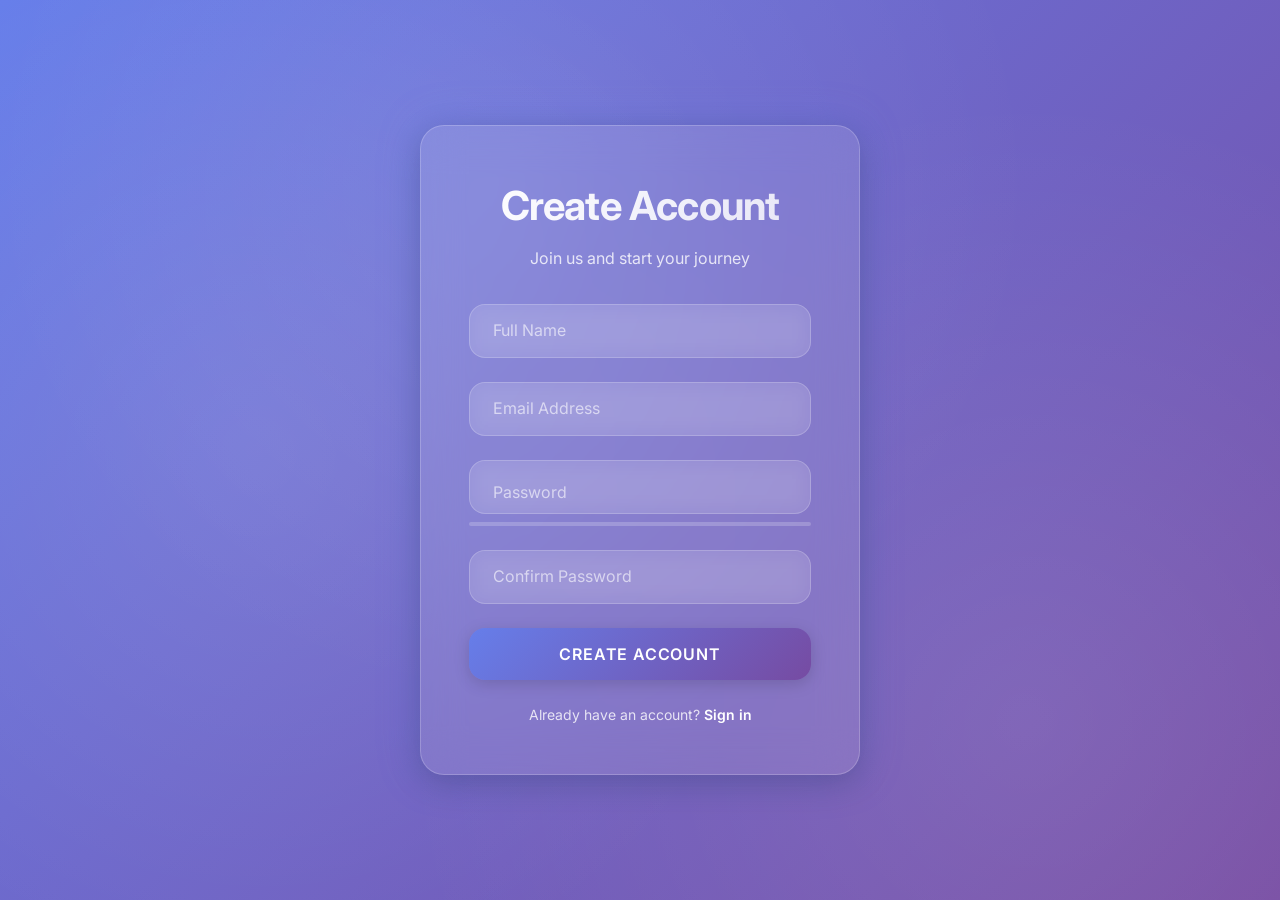
<file: frontend/register.html>
<!DOCTYPE html>
<html lang="en">

<head>
    <meta charset="UTF-8">
    <meta name="viewport" content="width=device-width, initial-scale=1.0">
    <meta name="description" content="Create your account - Join ExamyNex today">
    <title>Register - ExamyNex</title>

    <!-- Google Fonts -->
    <link rel="preconnect" href="https://fonts.googleapis.com">
    <link rel="preconnect" href="https://fonts.gstatic.com" crossorigin>
    <link href="https://fonts.googleapis.com/css2?family=Inter:wght@400;500;600;700&display=swap" rel="stylesheet">

    <!-- Styles -->
    <link rel="stylesheet" href="styles.css">
</head>

<body>
    <div class="auth-container">
        <div class="auth-card">
            <h1 class="auth-title">Create Account</h1>
            <p class="auth-subtitle">Join us and start your journey</p>

            <!-- Alert Message -->
            <div id="alertMessage" class="hidden"></div>

            <!-- Register Form -->
            <form id="registerForm" onsubmit="handleRegister(event)">
                <div class="form-group-float">
                    <input type="text" id="name" class="form-input" placeholder=" " required autocomplete="name"
                        minlength="2">
                    <label for="name" class="form-label">Full Name</label>
                </div>

                <div class="form-group-float">
                    <input type="email" id="email" class="form-input" placeholder=" " required autocomplete="email">
                    <label for="email" class="form-label">Email Address</label>
                </div>

                <div class="form-group-float">
                    <input type="password" id="password" class="form-input" placeholder=" " required
                        autocomplete="new-password" minlength="8" oninput="checkPasswordStrength()">
                    <label for="password" class="form-label">Password</label>
                    <div class="password-strength">
                        <div id="strengthBar" class="password-strength-bar"></div>
                    </div>
                </div>

                <div class="form-group-float">
                    <input type="password" id="confirmPassword" class="form-input" placeholder=" " required
                        autocomplete="new-password" minlength="8">
                    <label for="confirmPassword" class="form-label">Confirm Password</label>
                </div>

                <button type="submit" class="btn" id="registerBtn">
                    <span id="btnText">Create Account</span>
                    <span id="btnSpinner" class="spinner hidden"></span>
                </button>
            </form>

            <div class="auth-link">
                Already have an account? <a href="login.html">Sign in</a>
            </div>
        </div>
    </div>

    <script src="config.js"></script>
    <script>

        // Show alert message
        function showAlert(message, type = 'error') {
            const alertDiv = document.getElementById('alertMessage');
            alertDiv.className = `alert alert-${type}`;
            alertDiv.textContent = message;
            alertDiv.classList.remove('hidden');

            // Auto-hide after 5 seconds
            setTimeout(() => {
                alertDiv.classList.add('hidden');
            }, 5000);
        }

        // Set loading state
        function setLoading(isLoading) {
            const btn = document.getElementById('registerBtn');
            const btnText = document.getElementById('btnText');
            const btnSpinner = document.getElementById('btnSpinner');

            if (isLoading) {
                btn.disabled = true;
                btnText.classList.add('hidden');
                btnSpinner.classList.remove('hidden');
            } else {
                btn.disabled = false;
                btnText.classList.remove('hidden');
                btnSpinner.classList.add('hidden');
            }
        }

        // Check password strength
        function checkPasswordStrength() {
            const password = document.getElementById('password').value;
            const strengthBar = document.getElementById('strengthBar');

            if (!password) {
                strengthBar.className = 'password-strength-bar';
                return;
            }

            let strength = 0;

            // Length check
            if (password.length >= 8) strength++;
            if (password.length >= 12) strength++;

            // Character variety checks
            if (/[a-z]/.test(password) && /[A-Z]/.test(password)) strength++;
            if (/[0-9]/.test(password)) strength++;
            if (/[^a-zA-Z0-9]/.test(password)) strength++;

            // Set strength class
            if (strength <= 2) {
                strengthBar.className = 'password-strength-bar strength-weak';
            } else if (strength <= 4) {
                strengthBar.className = 'password-strength-bar strength-medium';
            } else {
                strengthBar.className = 'password-strength-bar strength-strong';
            }
        }

        // Validate form
        function validateForm(name, email, password, confirmPassword) {
            if (name.length < 2) {
                showAlert('Name must be at least 2 characters long', 'error');
                return false;
            }

            const emailRegex = /^[^\s@]+@[^\s@]+\.[^\s@]+$/;
            if (!emailRegex.test(email)) {
                showAlert('Please enter a valid email address', 'error');
                return false;
            }

            if (password.length < 8) {
                showAlert('Password must be at least 8 characters long', 'error');
                return false;
            }

            if (password !== confirmPassword) {
                showAlert('Passwords do not match', 'error');
                return false;
            }

            return true;
        }

        // Handle register form submission
        async function handleRegister(event) {
            event.preventDefault();

            const name = document.getElementById('name').value.trim();
            const email = document.getElementById('email').value.trim();
            const password = document.getElementById('password').value;
            const confirmPassword = document.getElementById('confirmPassword').value;

            // Validate form
            if (!validateForm(name, email, password, confirmPassword)) {
                return;
            }

            setLoading(true);

            try {
                const response = await fetch(getApiUrl(API_CONFIG.ENDPOINTS.REGISTER), {
                    method: 'POST',
                    headers: {
                        'Content-Type': 'application/json',
                    },
                    body: JSON.stringify({
                        name: name,
                        email: email,
                        password: password
                    })
                });

                const data = await response.json();

                if (response.ok) {
                    // Show success message
                    showAlert('Registration successful! Redirecting to login...', 'success');

                    // Redirect to login after a short delay
                    setTimeout(() => {
                        window.location.href = 'login.html';
                    }, 2000);
                } else {
                    // Show error message from server
                    showAlert(data.detail || 'Registration failed. Please try again.', 'error');
                }
            } catch (error) {
                console.error('Registration error:', error);
                showAlert('Network error. Please check your connection and try again.', 'error');
            } finally {
                setLoading(false);
            }
        }

        // Check if user is already logged in
        window.addEventListener('DOMContentLoaded', () => {
            const token = localStorage.getItem('token');
            if (token) {
                window.location.href = 'dashboard.html';
            }
        });

        // Real-time password match validation
        document.getElementById('confirmPassword').addEventListener('input', () => {
            const password = document.getElementById('password').value;
            const confirmPassword = document.getElementById('confirmPassword').value;
            const confirmInput = document.getElementById('confirmPassword');

            if (confirmPassword && password !== confirmPassword) {
                confirmInput.style.borderColor = 'rgba(245, 87, 108, 0.6)';
            } else {
                confirmInput.style.borderColor = 'rgba(255, 255, 255, 0.2)';
            }
        });
    </script>
</body>

</html>
</file>
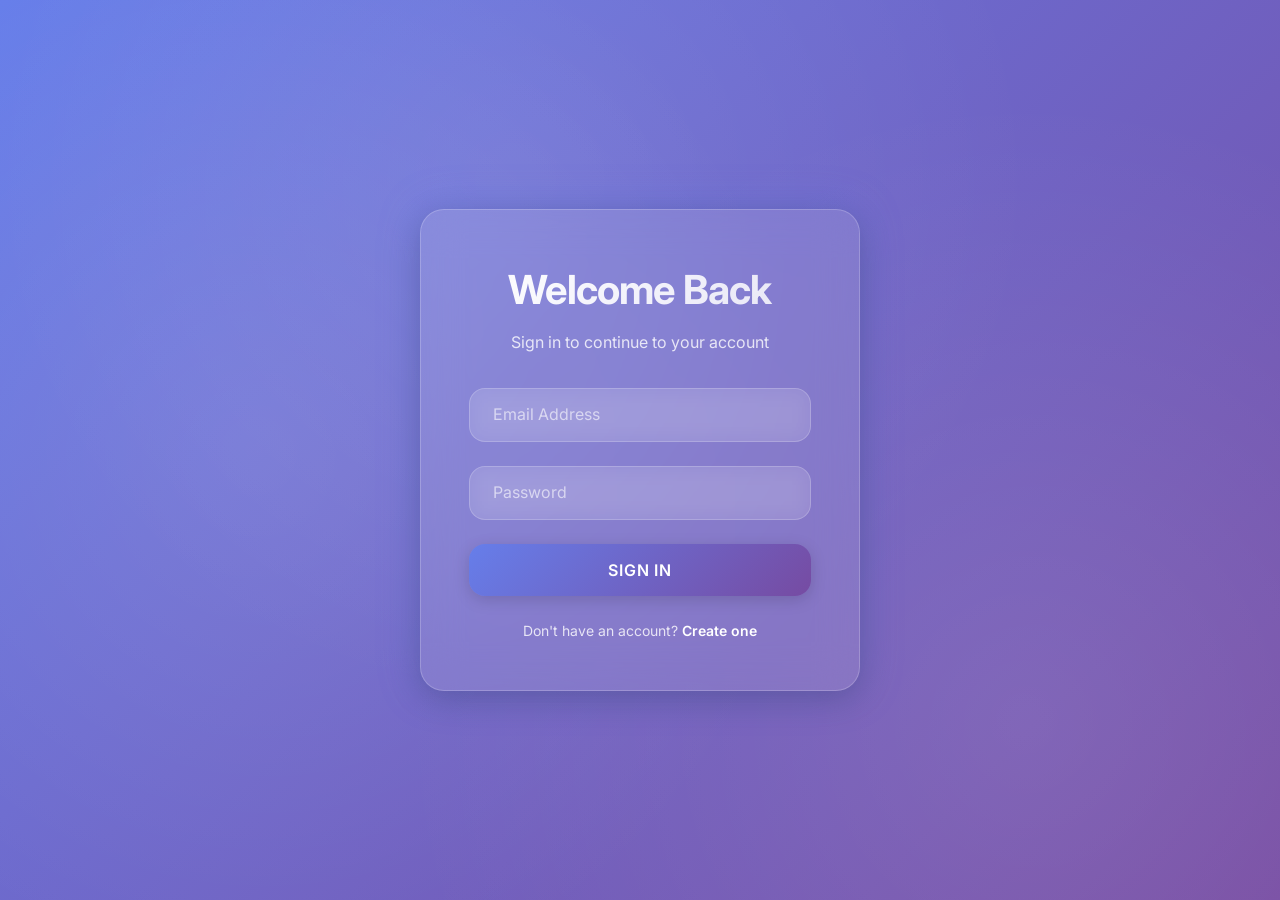
<file: frontend/student-dashboard.html>
<!DOCTYPE html>
<html lang="en">

<head>
    <meta charset="UTF-8">
    <meta name="viewport" content="width=device-width, initial-scale=1.0">
    <meta name="description" content="Student Dashboard - View and take exams">
    <title>Student Dashboard - ExamyNex</title>

    <!-- Google Fonts -->
    <link rel="preconnect" href="https://fonts.googleapis.com">
    <link rel="preconnect" href="https://fonts.gstatic.com" crossorigin>
    <link href="https://fonts.googleapis.com/css2?family=Inter:wght@400;500;600;700&display=swap" rel="stylesheet">

    <!-- Styles -->
    <link rel="stylesheet" href="styles.css">

    <style>
        .exam-grid {
            display: grid;
            grid-template-columns: repeat(auto-fill, minmax(320px, 1fr));
            gap: var(--spacing-lg);
            margin-top: var(--spacing-xl);
        }

        .exam-card {
            background: var(--glass-bg);
            backdrop-filter: blur(20px);
            border: 1px solid var(--glass-border);
            border-radius: var(--radius-lg);
            padding: var(--spacing-lg);
            transition: all var(--transition-base);
            animation: cardSlideIn 0.6s ease-out;
            cursor: pointer;
            position: relative;
            overflow: hidden;
        }

        .exam-card::before {
            content: '';
            position: absolute;
            top: 0;
            left: 0;
            right: 0;
            height: 4px;
            background: var(--primary-gradient);
            transform: scaleX(0);
            transition: transform var(--transition-base);
        }

        .exam-card:hover {
            transform: translateY(-8px);
            box-shadow: var(--shadow-lg), 0 0 40px rgba(102, 126, 234, 0.3);
            border-color: rgba(255, 255, 255, 0.4);
        }

        .exam-card:hover::before {
            transform: scaleX(1);
        }

        .exam-title {
            font-size: var(--font-size-xl);
            font-weight: 700;
            margin-bottom: var(--spacing-sm);
            color: var(--text-primary);
        }

        .exam-description {
            font-size: var(--font-size-sm);
            color: var(--text-secondary);
            margin-bottom: var(--spacing-md);
            line-height: 1.6;
            display: -webkit-box;
            -webkit-line-clamp: 3;
            line-clamp: 3;
            -webkit-box-orient: vertical;
            overflow: hidden;
        }

        .exam-meta {
            display: flex;
            gap: var(--spacing-md);
            margin-bottom: var(--spacing-md);
            flex-wrap: wrap;
        }

        .exam-meta-item {
            display: flex;
            align-items: center;
            gap: var(--spacing-xs);
            font-size: var(--font-size-sm);
            color: var(--text-secondary);
        }

        .exam-meta-icon {
            font-size: var(--font-size-lg);
        }

        .exam-actions {
            display: flex;
            gap: var(--spacing-sm);
        }

        .btn-start {
            flex: 1;
            padding: 0.75rem 1.5rem;
            font-size: var(--font-size-sm);
            font-weight: 600;
            color: var(--text-primary);
            background: var(--primary-gradient);
            border: none;
            border-radius: var(--radius-md);
            cursor: pointer;
            transition: all var(--transition-base);
            text-transform: uppercase;
            letter-spacing: 0.05em;
        }

        .btn-start:hover {
            transform: translateY(-2px);
            box-shadow: var(--shadow-md);
        }

        .empty-state {
            text-align: center;
            padding: var(--spacing-xl);
            color: var(--text-secondary);
        }

        .empty-state-icon {
            font-size: 4rem;
            margin-bottom: var(--spacing-md);
            opacity: 0.5;
        }

        .loading-spinner {
            display: flex;
            justify-content: center;
            align-items: center;
            min-height: 300px;
        }

        @media (max-width: 768px) {
            .exam-grid {
                grid-template-columns: 1fr;
            }
        }
    </style>
</head>

<body>
    <div class="dashboard-container">
        <!-- Header -->
        <header class="dashboard-header">
            <div class="dashboard-logo">ExamyNex</div>
            <div class="dashboard-user">
                <div class="user-avatar" id="userAvatar">S</div>
                <span id="userName">Student</span>
                <button class="btn-secondary" onclick="window.location.href='student-profile.html'"
                    style="width: auto; padding: 0.5rem 1.5rem; margin-left: 1rem;">
                    Profile
                </button>
                <button class="btn-secondary" onclick="handleLogout()"
                    style="width: auto; padding: 0.5rem 1.5rem;">
                    Logout
                </button>
            </div>
        </header>

        <!-- Main Content -->
        <main class="dashboard-content">
            <h1
                style="font-size: 2.5rem; margin-bottom: 0.5rem; background: linear-gradient(135deg, #ffffff 0%, rgba(255, 255, 255, 0.8) 100%); -webkit-background-clip: text; background-clip: text; -webkit-text-fill-color: transparent;">
                Available Exams
            </h1>
            <p style="color: var(--text-secondary); margin-bottom: var(--spacing-lg);">
                Select an exam to begin
            </p>

            <!-- Alert Message -->
            <div id="alertMessage" class="hidden"></div>

            <!-- Loading State -->
            <div id="loadingState" class="loading-spinner">
                <div class="spinner" style="width: 40px; height: 40px; border-width: 4px;"></div>
            </div>

            <!-- Exam Grid -->
            <div id="examGrid" class="exam-grid hidden"></div>

            <!-- Empty State -->
            <div id="emptyState" class="empty-state hidden">
                <div class="empty-state-icon">📚</div>
                <h2 style="margin-bottom: var(--spacing-sm);">No Exams Available</h2>
                <p>There are currently no exams available. Please check back later.</p>
            </div>
        </main>
    </div>

    <script src="config.js"></script>
    <script>
        // Show alert message
        function showAlert(message, type = 'error') {
            const alertDiv = document.getElementById('alertMessage');
            alertDiv.className = `alert alert-${type}`;
            alertDiv.textContent = message;
            alertDiv.classList.remove('hidden');

            setTimeout(() => {
                alertDiv.classList.add('hidden');
            }, 5000);
        }

        // Get user initials
        function getInitials(name) {
            if (!name) return 'S';
            const parts = name.trim().split(' ');
            if (parts.length >= 2) {
                return (parts[0][0] + parts[parts.length - 1][0]).toUpperCase();
            }
            return name.substring(0, 2).toUpperCase();
        }

        // Load user profile
        async function loadUserProfile() {
            const token = localStorage.getItem('token');

            if (!token) {
                window.location.href = 'login.html';
                return;
            }

            try {
                const response = await fetch(getApiUrl(API_CONFIG.ENDPOINTS.USER_ME), {
                    method: 'GET',
                    headers: {
                        'Authorization': `Bearer ${token}`,
                        'Content-Type': 'application/json',
                    }
                });

                if (response.ok) {
                    const userData = await response.json();
                    const initials = getInitials(userData.name || userData.email);

                    document.getElementById('userName').textContent = userData.name || userData.email.split('@')[0];
                    document.getElementById('userAvatar').textContent = initials;
                } else if (response.status === 401) {
                    localStorage.removeItem('token');
                    window.location.href = 'login.html';
                }
            } catch (error) {
                console.error('Profile load error:', error);
            }
        }

        // Load exams
        async function loadExams() {
            const token = localStorage.getItem('token');

            if (!token) {
                window.location.href = 'login.html';
                return;
            }

            try {
                const response = await fetch(getApiUrl(API_CONFIG.ENDPOINTS.EXAMS), {
                    method: 'GET',
                    headers: {
                        'Authorization': `Bearer ${token}`,
                        'Content-Type': 'application/json',
                    }
                });

                if (response.ok) {
                    const exams = await response.json();
                    displayExams(exams);
                } else if (response.status === 401) {
                    localStorage.removeItem('token');
                    window.location.href = 'login.html';
                } else {
                    showAlert('Failed to load exams. Please try again.', 'error');
                    document.getElementById('loadingState').classList.add('hidden');
                    document.getElementById('emptyState').classList.remove('hidden');
                }
            } catch (error) {
                console.error('Load exams error:', error);
                showAlert('Network error. Please check your connection.', 'error');
                document.getElementById('loadingState').classList.add('hidden');
                document.getElementById('emptyState').classList.remove('hidden');
            }
        }

        // Display exams
        function displayExams(exams) {
            const loadingState = document.getElementById('loadingState');
            const examGrid = document.getElementById('examGrid');
            const emptyState = document.getElementById('emptyState');

            loadingState.classList.add('hidden');

            if (!exams || exams.length === 0) {
                emptyState.classList.remove('hidden');
                return;
            }

            examGrid.classList.remove('hidden');
            examGrid.innerHTML = '';

            exams.forEach((exam, index) => {
                const card = document.createElement('div');
                card.className = 'exam-card';
                card.style.animationDelay = `${index * 0.1}s`;

                card.innerHTML = `
                    <h3 class="exam-title">${escapeHtml(exam.title)}</h3>
                    <p class="exam-description">${escapeHtml(exam.description)}</p>
                    <div class="exam-meta">
                        <div class="exam-meta-item">
                            <span class="exam-meta-icon">⏱️</span>
                            <span>${exam.duration_minutes} minutes</span>
                        </div>
                        <div class="exam-meta-item">
                            <span class="exam-meta-icon">📝</span>
                            <span>ID: ${exam.id}</span>
                        </div>
                    </div>
                    <div class="exam-actions">
                        <button class="btn-start" onclick="startExam(${exam.id})">
                            Start Exam
                        </button>
                    </div>
                `;

                examGrid.appendChild(card);
            });
        }

        // Escape HTML to prevent XSS
        function escapeHtml(text) {
            const div = document.createElement('div');
            div.textContent = text;
            return div.innerHTML;
        }

        // Start exam
        function startExam(examId) {
            window.location.href = `exam-taking.html?exam_id=${examId}`;
        }

        // Handle logout
        function handleLogout() {
            localStorage.removeItem('token');
            showAlert('Logging out...', 'success');
            setTimeout(() => {
                window.location.href = 'login.html';
            }, 1000);
        }

        // Initialize on page load
        window.addEventListener('DOMContentLoaded', () => {
            const token = localStorage.getItem('token');

            if (!token) {
                window.location.href = 'login.html';
                return;
            }

            loadUserProfile();
            loadExams();
        });
    </script>
</body>

</html>
</file>
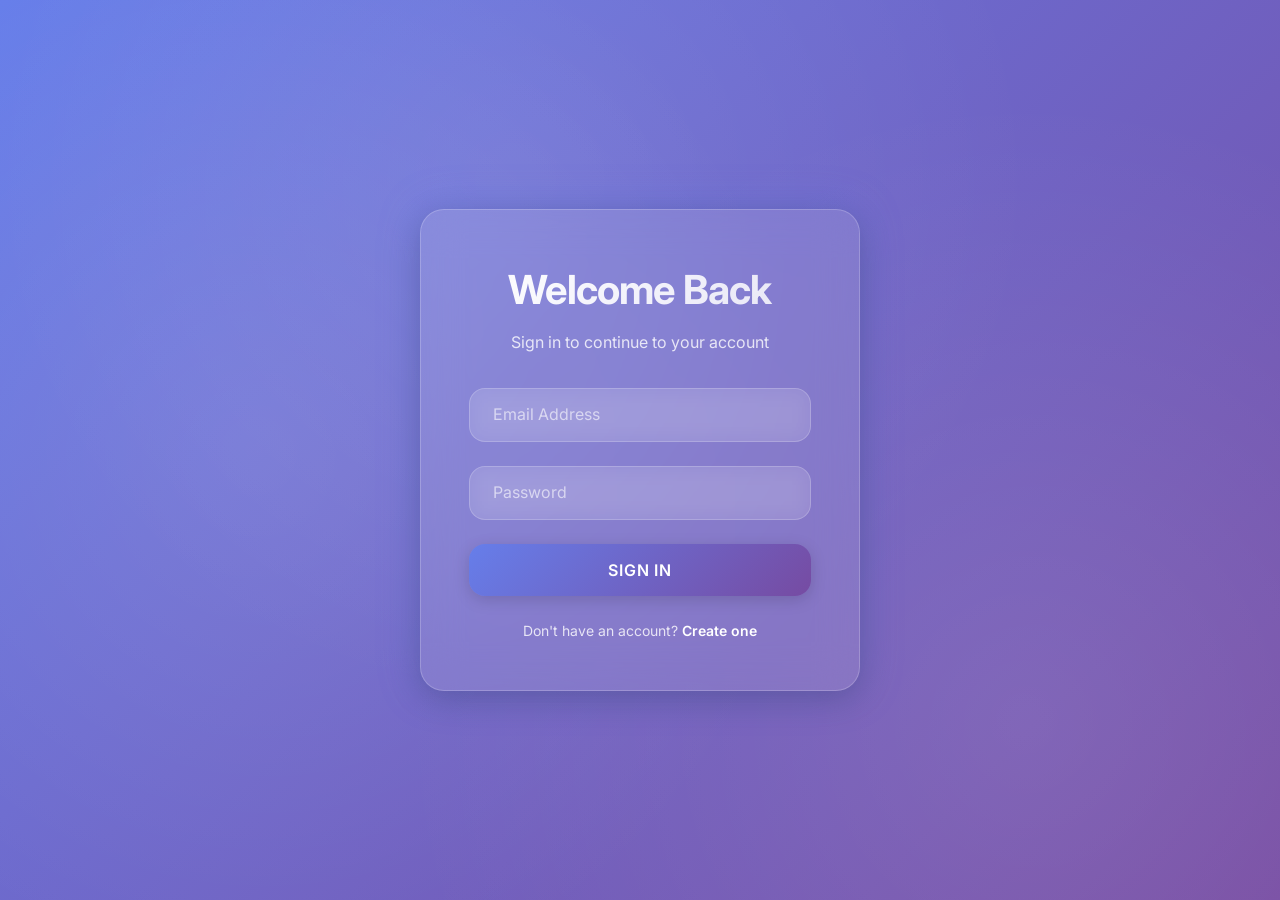
<file: frontend/student-profile.html>
<!DOCTYPE html>
<html lang="en">

<head>
    <meta charset="UTF-8">
    <meta name="viewport" content="width=device-width, initial-scale=1.0">
    <meta name="description" content="Student Profile & Settings">
    <title>Profile - ExamyNex</title>

    <!-- Google Fonts -->
    <link rel="preconnect" href="https://fonts.googleapis.com">
    <link rel="preconnect" href="https://fonts.gstatic.com" crossorigin>
    <link href="https://fonts.googleapis.com/css2?family=Inter:wght@400;500;600;700&display=swap" rel="stylesheet">

    <!-- Styles -->
    <link rel="stylesheet" href="styles.css">

    <style>
        .profile-grid {
            display: grid;
            grid-template-columns: 300px 1fr;
            gap: var(--spacing-lg);
        }

        .profile-sidebar {
            display: flex;
            flex-direction: column;
            gap: var(--spacing-md);
        }

        .profile-card-main {
            background: var(--glass-bg);
            backdrop-filter: blur(20px);
            border: 1px solid var(--glass-border);
            border-radius: var(--radius-lg);
            padding: var(--spacing-xl);
            text-align: center;
            animation: cardSlideIn 0.6s ease-out;
        }

        .profile-avatar-large {
            width: 120px;
            height: 120px;
            border-radius: 50%;
            background: var(--primary-gradient);
            display: flex;
            align-items: center;
            justify-content: center;
            font-size: 3rem;
            font-weight: 700;
            margin: 0 auto var(--spacing-md);
            box-shadow: var(--shadow-lg);
        }

        .profile-name {
            font-size: var(--font-size-xl);
            font-weight: 700;
            margin-bottom: 0.5rem;
        }

        .profile-email {
            color: var(--text-secondary);
            margin-bottom: var(--spacing-lg);
        }

        .profile-badge {
            display: inline-block;
            padding: 0.5rem 1rem;
            background: rgba(67, 233, 123, 0.2);
            border: 1px solid rgba(67, 233, 123, 0.4);
            border-radius: var(--radius-full);
            color: #43e97b;
            font-size: var(--font-size-sm);
            font-weight: 600;
            text-transform: uppercase;
        }

        .nav-menu {
            display: flex;
            flex-direction: column;
            gap: var(--spacing-xs);
        }

        .nav-item {
            padding: var(--spacing-md);
            background: var(--glass-bg);
            backdrop-filter: blur(20px);
            border: 1px solid var(--glass-border);
            border-radius: var(--radius-md);
            cursor: pointer;
            transition: all var(--transition-base);
            display: flex;
            align-items: center;
            gap: var(--spacing-sm);
        }

        .nav-item:hover,
        .nav-item.active {
            background: rgba(255, 255, 255, 0.15);
            transform: translateX(5px);
        }

        .content-section {
            display: none;
            animation: cardSlideIn 0.6s ease-out;
        }

        .content-section.active {
            display: block;
        }

        .settings-card {
            background: var(--glass-bg);
            backdrop-filter: blur(20px);
            border: 1px solid var(--glass-border);
            border-radius: var(--radius-lg);
            padding: var(--spacing-xl);
            margin-bottom: var(--spacing-lg);
        }

        .settings-card h2 {
            font-size: var(--font-size-xl);
            margin-bottom: var(--spacing-md);
        }

        .settings-group {
            margin-bottom: var(--spacing-lg);
        }

        .settings-group:last-child {
            margin-bottom: 0;
        }

        .settings-label {
            display: block;
            font-weight: 600;
            margin-bottom: var(--spacing-sm);
        }

        .settings-input {
            width: 100%;
            padding: var(--spacing-md);
            background: rgba(255, 255, 255, 0.05);
            border: 1px solid rgba(255, 255, 255, 0.2);
            border-radius: var(--radius-sm);
            color: var(--text-primary);
            font-size: var(--font-size-base);
        }

        .settings-input:focus {
            outline: none;
            border-color: rgba(255, 255, 255, 0.4);
            background: rgba(255, 255, 255, 0.1);
        }

        .switch-container {
            display: flex;
            align-items: center;
            justify-content: space-between;
            padding: var(--spacing-md);
            background: rgba(255, 255, 255, 0.05);
            border-radius: var(--radius-md);
            margin-bottom: var(--spacing-sm);
        }

        .switch {
            position: relative;
            width: 50px;
            height: 26px;
            background: rgba(255, 255, 255, 0.2);
            border-radius: var(--radius-full);
            cursor: pointer;
            transition: all var(--transition-base);
        }

        .switch.active {
            background: var(--primary-gradient);
        }

        .switch::after {
            content: '';
            position: absolute;
            top: 3px;
            left: 3px;
            width: 20px;
            height: 20px;
            background: white;
            border-radius: 50%;
            transition: all var(--transition-base);
        }

        .switch.active::after {
            left: 27px;
        }

        .stats-overview {
            display: grid;
            grid-template-columns: repeat(3, 1fr);
            gap: var(--spacing-md);
            margin-top: var(--spacing-lg);
        }

        .stat-box {
            padding: var(--spacing-lg);
            background: rgba(255, 255, 255, 0.05);
            border-radius: var(--radius-md);
            text-align: center;
        }

        .stat-box .label {
            color: var(--text-secondary);
            font-size: var(--font-size-sm);
            margin-bottom: var(--spacing-sm);
        }

        .stat-box .value {
            font-size: var(--font-size-2xl);
            font-weight: 700;
        }

        .activity-item {
            display: flex;
            align-items: start;
            gap: var(--spacing-md);
            padding: var(--spacing-md);
            background: rgba(255, 255, 255, 0.05);
            border-radius: var(--radius-md);
            margin-bottom: var(--spacing-sm);
        }

        .activity-icon {
            width: 40px;
            height: 40px;
            border-radius: 50%;
            background: var(--primary-gradient);
            display: flex;
            align-items: center;
            justify-content: center;
            font-size: var(--font-size-lg);
        }

        .activity-content {
            flex: 1;
        }

        .activity-title {
            font-weight: 600;
            margin-bottom: 0.25rem;
        }

        .activity-time {
            color: var(--text-secondary);
            font-size: var(--font-size-sm);
        }
    </style>
</head>

<body>
    <div class="dashboard-container">
        <!-- Header -->
        <header class="dashboard-header">
            <div class="dashboard-logo">ExamyNex</div>
            <div class="dashboard-user">
                <button class="btn-secondary" onclick="goToDashboard()" style="width: auto; padding: 0.5rem 1.5rem;">
                    Dashboard
                </button>
                <button class="btn-secondary" onclick="handleLogout()" style="width: auto; padding: 0.5rem 1.5rem;">
                    Logout
                </button>
            </div>
        </header>

        <!-- Main Content -->
        <main class="dashboard-content">
            <!-- Alert Message -->
            <div id="alertMessage" class="hidden"></div>

            <div class="profile-grid">
                <!-- Sidebar -->
                <div class="profile-sidebar">
                    <div class="profile-card-main">
                        <div class="profile-avatar-large" id="profileAvatar">S</div>
                        <div class="profile-name" id="profileName">Student Name</div>
                        <div class="profile-email" id="profileEmail">student@example.com</div>
                        <div class="profile-badge">Student</div>
                    </div>

                    <nav class="nav-menu">
                        <div class="nav-item active" onclick="showSection('overview')">
                            📊 Overview
                        </div>
                        <div class="nav-item" onclick="showSection('settings')">
                            ⚙️ Settings
                        </div>
                        <div class="nav-item" onclick="showSection('activity')">
                            📝 Activity
                        </div>
                        <div class="nav-item" onclick="showSection('security')">
                            🔒 Security
                        </div>
                    </nav>
                </div>

                <!-- Main Content -->
                <div>
                    <!-- Overview Section -->
                    <div id="overview" class="content-section active">
                        <div class="settings-card">
                            <h2>Performance Overview</h2>
                            <div class="stats-overview">
                                <div class="stat-box">
                                    <div class="label">Exams Taken</div>
                                    <div class="value" id="examsTaken">0</div>
                                </div>
                                <div class="stat-box">
                                    <div class="label">Average Score</div>
                                    <div class="value" id="averageScore">0%</div>
                                </div>
                                <div class="stat-box">
                                    <div class="label">Best Score</div>
                                    <div class="value" id="bestScore">0%</div>
                                </div>
                            </div>
                        </div>

                        <div class="settings-card">
                            <h2>Account Information</h2>
                            <div class="settings-group">
                                <label class="settings-label">Email Address</label>
                                <input type="email" class="settings-input" id="displayEmail" readonly>
                            </div>
                            <div class="settings-group">
                                <label class="settings-label">Member Since</label>
                                <input type="text" class="settings-input" id="memberSince" readonly
                                    value="January 2026">
                            </div>
                        </div>
                    </div>

                    <!-- Settings Section -->
                    <div id="settings" class="content-section">
                        <div class="settings-card">
                            <h2>Profile Settings</h2>
                            <div class="settings-group">
                                <label class="settings-label">Full Name</label>
                                <input type="text" class="settings-input" id="settingsName" placeholder="Enter your name">
                            </div>
                            <div class="settings-group">
                                <label class="settings-label">Email Address</label>
                                <input type="email" class="settings-input" id="settingsEmail" readonly>
                            </div>
                            <button class="btn" onclick="updateProfile()">Save Changes</button>
                        </div>

                        <div class="settings-card">
                            <h2>Preferences</h2>
                            <div class="switch-container">
                                <span>Email Notifications</span>
                                <div class="switch active" onclick="toggleSwitch(this)"></div>
                            </div>
                            <div class="switch-container">
                                <span>Exam Reminders</span>
                                <div class="switch active" onclick="toggleSwitch(this)"></div>
                            </div>
                            <div class="switch-container">
                                <span>Result Notifications</span>
                                <div class="switch active" onclick="toggleSwitch(this)"></div>
                            </div>
                        </div>
                    </div>

                    <!-- Activity Section -->
                    <div id="activity" class="content-section">
                        <div class="settings-card">
                            <h2>Recent Activity</h2>
                            <div id="activityList">
                                <!-- Activity items will be populated here -->
                            </div>
                        </div>
                    </div>

                    <!-- Security Section -->
                    <div id="security" class="content-section">
                        <div class="settings-card">
                            <h2>Change Password</h2>
                            <div class="settings-group">
                                <label class="settings-label">Current Password</label>
                                <input type="password" class="settings-input" id="currentPassword"
                                    placeholder="Enter current password">
                            </div>
                            <div class="settings-group">
                                <label class="settings-label">New Password</label>
                                <input type="password" class="settings-input" id="newPassword"
                                    placeholder="Enter new password">
                            </div>
                            <div class="settings-group">
                                <label class="settings-label">Confirm New Password</label>
                                <input type="password" class="settings-input" id="confirmPassword"
                                    placeholder="Confirm new password">
                            </div>
                            <button class="btn" onclick="changePassword()">Update Password</button>
                        </div>

                        <div class="settings-card">
                            <h2>Account Actions</h2>
                            <p style="color: var(--text-secondary); margin-bottom: var(--spacing-md);">
                                These actions are permanent and cannot be undone.
                            </p>
                            <button class="btn" style="background: rgba(245, 87, 108, 0.2); border-color: rgba(245, 87, 108, 0.4);"
                                onclick="deactivateAccount()">
                                Deactivate Account
                            </button>
                        </div>
                    </div>
                </div>
            </div>
        </main>
    </div>

    <script src="config.js"></script>
    <script>
        // Show alert
        function showAlert(message, type = 'success') {
            const alertDiv = document.getElementById('alertMessage');
            alertDiv.className = `alert alert-${type}`;
            alertDiv.textContent = message;
            alertDiv.classList.remove('hidden');

            setTimeout(() => {
                alertDiv.classList.add('hidden');
            }, 5000);
        }

        // Get initials
        function getInitials(name) {
            if (!name) return 'S';
            const parts = name.trim().split(' ');
            if (parts.length >= 2) {
                return (parts[0][0] + parts[parts.length - 1][0]).toUpperCase();
            }
            return name.substring(0, 2).toUpperCase();
        }

        // Load user data
        async function loadUserData() {
            const token = localStorage.getItem('token');

            try {
                const response = await fetch(getApiUrl(API_CONFIG.ENDPOINTS.USER_ME), {
                    headers: {
                        'Authorization': `Bearer ${token}`
                    }
                });

                if (response.ok) {
                    const userData = await response.json();
                    const initials = getInitials(userData.email);

                    document.getElementById('profileAvatar').textContent = initials;
                    document.getElementById('profileName').textContent = userData.email.split('@')[0];
                    document.getElementById('profileEmail').textContent = userData.email;
                    document.getElementById('displayEmail').value = userData.email;
                    document.getElementById('settingsEmail').value = userData.email;
                    document.getElementById('settingsName').value = userData.email.split('@')[0];
                }
            } catch (error) {
                console.error('Error loading user data:', error);
            }
        }

        // Show section
        function showSection(sectionId) {
            // Hide all sections
            document.querySelectorAll('.content-section').forEach(section => {
                section.classList.remove('active');
            });

            // Remove active from nav items
            document.querySelectorAll('.nav-item').forEach(item => {
                item.classList.remove('active');
            });

            // Show selected section
            document.getElementById(sectionId).classList.add('active');

            // Add active to clicked nav item
            event.target.classList.add('active');
        }

        // Toggle switch
        function toggleSwitch(element) {
            element.classList.toggle('active');
        }

        // Update profile
        function updateProfile() {
            showAlert('Profile updated successfully!', 'success');
        }

        // Change password
        function changePassword() {
            const current = document.getElementById('currentPassword').value;
            const newPass = document.getElementById('newPassword').value;
            const confirm = document.getElementById('confirmPassword').value;

            if (!current || !newPass || !confirm) {
                showAlert('Please fill in all password fields', 'error');
                return;
            }

            if (newPass !== confirm) {
                showAlert('New passwords do not match', 'error');
                return;
            }

            if (newPass.length < 8) {
                showAlert('Password must be at least 8 characters', 'error');
                return;
            }

            showAlert('Password updated successfully!', 'success');

            // Clear form
            document.getElementById('currentPassword').value = '';
            document.getElementById('newPassword').value = '';
            document.getElementById('confirmPassword').value = '';
        }

        // Deactivate account
        function deactivateAccount() {
            if (confirm('Are you sure you want to deactivate your account? This action cannot be undone.')) {
                showAlert('Account deactivation requested', 'info');
            }
        }

        // Go to dashboard
        function goToDashboard() {
            window.location.href = 'student-dashboard.html';
        }

        // Handle logout
        function handleLogout() {
            localStorage.removeItem('token');
            localStorage.removeItem('role');
            window.location.href = 'login.html';
        }

        // Load activity (simulated)
        function loadActivity() {
            const activities = [
                { icon: '📝', title: 'Completed Mathematics Final', time: '2 hours ago' },
                { icon: '✅', title: 'Started Physics Midterm', time: '1 day ago' },
                { icon: '📊', title: 'Viewed exam results', time: '2 days ago' },
            ];

            const activityList = document.getElementById('activityList');
            activityList.innerHTML = activities.map(activity => `
                <div class="activity-item">
                    <div class="activity-icon">${activity.icon}</div>
                    <div class="activity-content">
                        <div class="activity-title">${activity.title}</div>
                        <div class="activity-time">${activity.time}</div>
                    </div>
                </div>
            `).join('');
        }

        // Initialize
        window.addEventListener('DOMContentLoaded', () => {
            const token = localStorage.getItem('token');
            if (!token) {
                window.location.href = 'login.html';
                return;
            }

            loadUserData();
            loadActivity();

            // Simulate stats
            document.getElementById('examsTaken').textContent = '3';
            document.getElementById('averageScore').textContent = '85%';
            document.getElementById('bestScore').textContent = '92%';
        });
    </script>
</body>

</html>
</file>
<file: frontend/styles.css>
/* ===================================
   MODERN AUTHENTICATION UI - DESIGN SYSTEM
   Premium, Responsive, Animated
   =================================== */

/* === CSS CUSTOM PROPERTIES === */
:root {
  /* Color Palette - Vibrant & Modern */
  --primary-gradient: linear-gradient(135deg, #667eea 0%, #764ba2 100%);
  --secondary-gradient: linear-gradient(135deg, #f093fb 0%, #f5576c 100%);
  --accent-gradient: linear-gradient(135deg, #4facfe 0%, #00f2fe 100%);
  --success-gradient: linear-gradient(135deg, #43e97b 0%, #38f9d7 100%);
  
  --bg-gradient: linear-gradient(135deg, #667eea 0%, #764ba2 50%, #f093fb 100%);
  --glass-bg: rgba(255, 255, 255, 0.1);
  --glass-border: rgba(255, 255, 255, 0.2);
  
  --text-primary: #ffffff;
  --text-secondary: rgba(255, 255, 255, 0.8);
  --text-muted: rgba(255, 255, 255, 0.6);
  --text-dark: #1a1a2e;
  
  /* Spacing */
  --spacing-xs: 0.5rem;
  --spacing-sm: 1rem;
  --spacing-md: 1.5rem;
  --spacing-lg: 2rem;
  --spacing-xl: 3rem;
  
  /* Typography */
  --font-family: 'Inter', -apple-system, BlinkMacSystemFont, 'Segoe UI', sans-serif;
  --font-size-xs: 0.75rem;
  --font-size-sm: 0.875rem;
  --font-size-base: 1rem;
  --font-size-lg: 1.125rem;
  --font-size-xl: 1.5rem;
  --font-size-2xl: 2rem;
  --font-size-3xl: 2.5rem;
  
  /* Border Radius */
  --radius-sm: 0.5rem;
  --radius-md: 1rem;
  --radius-lg: 1.5rem;
  --radius-full: 9999px;
  
  /* Shadows */
  --shadow-sm: 0 2px 8px rgba(0, 0, 0, 0.1);
  --shadow-md: 0 4px 16px rgba(0, 0, 0, 0.15);
  --shadow-lg: 0 8px 32px rgba(0, 0, 0, 0.2);
  --shadow-glow: 0 0 40px rgba(102, 126, 234, 0.4);
  
  /* Transitions */
  --transition-fast: 0.2s ease;
  --transition-base: 0.3s ease;
  --transition-slow: 0.5s ease;
}

/* === GLOBAL RESET & BASE STYLES === */
* {
  margin: 0;
  padding: 0;
  box-sizing: border-box;
}

html {
  font-size: 16px;
  scroll-behavior: smooth;
}

body {
  font-family: var(--font-family);
  font-size: var(--font-size-base);
  line-height: 1.6;
  color: var(--text-primary);
  overflow-x: hidden;
  -webkit-font-smoothing: antialiased;
  -moz-osx-font-smoothing: grayscale;
}

/* === ANIMATED BACKGROUND === */
.auth-container {
  min-height: 100vh;
  display: flex;
  align-items: center;
  justify-content: center;
  padding: var(--spacing-md);
  position: relative;
  background: var(--bg-gradient);
  background-size: 200% 200%;
  animation: gradientShift 15s ease infinite;
  overflow: hidden;
}

@keyframes gradientShift {
  0% { background-position: 0% 50%; }
  50% { background-position: 100% 50%; }
  100% { background-position: 0% 50%; }
}

/* Animated particles background */
.auth-container::before {
  content: '';
  position: absolute;
  top: 0;
  left: 0;
  right: 0;
  bottom: 0;
  background-image: 
    radial-gradient(circle at 20% 50%, rgba(255, 255, 255, 0.1) 0%, transparent 50%),
    radial-gradient(circle at 80% 80%, rgba(255, 255, 255, 0.1) 0%, transparent 50%),
    radial-gradient(circle at 40% 20%, rgba(255, 255, 255, 0.08) 0%, transparent 50%);
  animation: particleFloat 20s ease-in-out infinite;
  pointer-events: none;
}

@keyframes particleFloat {
  0%, 100% { transform: translateY(0) scale(1); }
  50% { transform: translateY(-20px) scale(1.05); }
}

/* === GLASSMORPHIC CARD === */
.auth-card {
  background: var(--glass-bg);
  backdrop-filter: blur(20px);
  -webkit-backdrop-filter: blur(20px);
  border: 1px solid var(--glass-border);
  border-radius: var(--radius-lg);
  padding: var(--spacing-xl);
  width: 100%;
  max-width: 440px;
  box-shadow: var(--shadow-lg), var(--shadow-glow);
  position: relative;
  z-index: 1;
  animation: cardSlideIn 0.6s ease-out;
}

@keyframes cardSlideIn {
  from {
    opacity: 0;
    transform: translateY(30px);
  }
  to {
    opacity: 1;
    transform: translateY(0);
  }
}

/* === TYPOGRAPHY === */
.auth-title {
  font-size: var(--font-size-3xl);
  font-weight: 700;
  margin-bottom: var(--spacing-xs);
  text-align: center;
  background: linear-gradient(135deg, #ffffff 0%, rgba(255, 255, 255, 0.8) 100%);
  -webkit-background-clip: text;
  -webkit-text-fill-color: transparent;
  background-clip: text;
  letter-spacing: -0.02em;
}

.auth-subtitle {
  font-size: var(--font-size-base);
  color: var(--text-secondary);
  text-align: center;
  margin-bottom: var(--spacing-lg);
}

/* === FORM ELEMENTS === */
.form-group {
  margin-bottom: var(--spacing-md);
  position: relative;
}

.form-input {
  width: 100%;
  padding: 1rem 1.25rem;
  font-size: var(--font-size-base);
  font-family: var(--font-family);
  color: var(--text-primary);
  background: rgba(255, 255, 255, 0.1);
  border: 1px solid rgba(255, 255, 255, 0.2);
  border-radius: var(--radius-md);
  outline: none;
  transition: all var(--transition-base);
  backdrop-filter: blur(10px);
}

.form-input::placeholder {
  color: var(--text-muted);
}

.form-input:focus {
  background: rgba(255, 255, 255, 0.15);
  border-color: rgba(255, 255, 255, 0.4);
  box-shadow: 0 0 0 3px rgba(255, 255, 255, 0.1);
  transform: translateY(-2px);
}

/* Floating label effect */
.form-group-float {
  position: relative;
  margin-bottom: var(--spacing-md);
}

.form-label {
  position: absolute;
  left: 1.25rem;
  top: 50%;
  transform: translateY(-50%);
  font-size: var(--font-size-base);
  color: var(--text-muted);
  pointer-events: none;
  transition: all var(--transition-base);
  background: transparent;
  padding: 0 0.25rem;
}

.form-input:focus + .form-label,
.form-input:not(:placeholder-shown) + .form-label {
  top: 0;
  font-size: var(--font-size-xs);
  color: var(--text-primary);
  background: rgba(102, 126, 234, 0.8);
  padding: 0.125rem 0.5rem;
  border-radius: var(--radius-sm);
}

/* === BUTTONS === */
.btn {
  width: 100%;
  padding: 1rem 2rem;
  font-size: var(--font-size-base);
  font-weight: 600;
  font-family: var(--font-family);
  color: var(--text-primary);
  background: var(--primary-gradient);
  border: none;
  border-radius: var(--radius-md);
  cursor: pointer;
  transition: all var(--transition-base);
  box-shadow: var(--shadow-md);
  position: relative;
  overflow: hidden;
  text-transform: uppercase;
  letter-spacing: 0.05em;
}

.btn::before {
  content: '';
  position: absolute;
  top: 0;
  left: -100%;
  width: 100%;
  height: 100%;
  background: linear-gradient(90deg, transparent, rgba(255, 255, 255, 0.2), transparent);
  transition: left var(--transition-slow);
}

.btn:hover {
  transform: translateY(-3px);
  box-shadow: var(--shadow-lg), 0 0 30px rgba(102, 126, 234, 0.5);
}

.btn:hover::before {
  left: 100%;
}

.btn:active {
  transform: translateY(-1px);
}

.btn:disabled {
  opacity: 0.6;
  cursor: not-allowed;
  transform: none;
}

.btn-secondary {
  background: rgba(255, 255, 255, 0.1);
  border: 1px solid rgba(255, 255, 255, 0.2);
}

.btn-secondary:hover {
  background: rgba(255, 255, 255, 0.15);
  box-shadow: var(--shadow-md);
}

/* === LINKS === */
.auth-link {
  display: block;
  text-align: center;
  margin-top: var(--spacing-md);
  font-size: var(--font-size-sm);
  color: var(--text-secondary);
}

.auth-link a {
  color: var(--text-primary);
  text-decoration: none;
  font-weight: 600;
  transition: all var(--transition-fast);
  position: relative;
}

.auth-link a::after {
  content: '';
  position: absolute;
  bottom: -2px;
  left: 0;
  width: 0;
  height: 2px;
  background: var(--text-primary);
  transition: width var(--transition-base);
}

.auth-link a:hover::after {
  width: 100%;
}

/* === DIVIDER === */
.divider {
  display: flex;
  align-items: center;
  margin: var(--spacing-md) 0;
  color: var(--text-muted);
  font-size: var(--font-size-sm);
}

.divider::before,
.divider::after {
  content: '';
  flex: 1;
  height: 1px;
  background: rgba(255, 255, 255, 0.2);
}

.divider::before {
  margin-right: var(--spacing-sm);
}

.divider::after {
  margin-left: var(--spacing-sm);
}

/* === ALERTS === */
.alert {
  padding: var(--spacing-sm) var(--spacing-md);
  border-radius: var(--radius-md);
  margin-bottom: var(--spacing-md);
  font-size: var(--font-size-sm);
  animation: alertSlideIn 0.3s ease-out;
}

@keyframes alertSlideIn {
  from {
    opacity: 0;
    transform: translateY(-10px);
  }
  to {
    opacity: 1;
    transform: translateY(0);
  }
}

.alert-error {
  background: rgba(245, 87, 108, 0.2);
  border: 1px solid rgba(245, 87, 108, 0.4);
  color: #fff;
}

.alert-success {
  background: rgba(67, 233, 123, 0.2);
  border: 1px solid rgba(67, 233, 123, 0.4);
  color: #fff;
}

/* === LOADING SPINNER === */
.spinner {
  display: inline-block;
  width: 20px;
  height: 20px;
  border: 3px solid rgba(255, 255, 255, 0.3);
  border-top-color: #fff;
  border-radius: 50%;
  animation: spin 0.8s linear infinite;
}

@keyframes spin {
  to { transform: rotate(360deg); }
}

/* === DASHBOARD STYLES === */
.dashboard-container {
  min-height: 100vh;
  background: var(--bg-gradient);
  background-size: 200% 200%;
  animation: gradientShift 15s ease infinite;
}

.dashboard-header {
  background: rgba(255, 255, 255, 0.1);
  backdrop-filter: blur(20px);
  border-bottom: 1px solid rgba(255, 255, 255, 0.2);
  padding: var(--spacing-md) var(--spacing-lg);
  display: flex;
  justify-content: space-between;
  align-items: center;
  position: sticky;
  top: 0;
  z-index: 100;
}

.dashboard-logo {
  font-size: var(--font-size-xl);
  font-weight: 700;
  background: linear-gradient(135deg, #ffffff 0%, rgba(255, 255, 255, 0.8) 100%);
  -webkit-background-clip: text;
  -webkit-text-fill-color: transparent;
  background-clip: text;
}

.dashboard-user {
  display: flex;
  align-items: center;
  gap: var(--spacing-sm);
}

.user-avatar {
  width: 40px;
  height: 40px;
  border-radius: 50%;
  background: var(--primary-gradient);
  display: flex;
  align-items: center;
  justify-content: center;
  font-weight: 600;
  font-size: var(--font-size-lg);
  box-shadow: var(--shadow-md);
}

.dashboard-content {
  padding: var(--spacing-xl);
  max-width: 1200px;
  margin: 0 auto;
}

.profile-card {
  background: var(--glass-bg);
  backdrop-filter: blur(20px);
  border: 1px solid var(--glass-border);
  border-radius: var(--radius-lg);
  padding: var(--spacing-xl);
  margin-bottom: var(--spacing-lg);
  box-shadow: var(--shadow-lg);
  animation: cardSlideIn 0.6s ease-out;
}

.profile-header {
  display: flex;
  align-items: center;
  gap: var(--spacing-md);
  margin-bottom: var(--spacing-lg);
}

.profile-avatar {
  width: 80px;
  height: 80px;
  border-radius: 50%;
  background: var(--primary-gradient);
  display: flex;
  align-items: center;
  justify-content: center;
  font-weight: 700;
  font-size: var(--font-size-2xl);
  box-shadow: var(--shadow-lg);
}

.profile-info h2 {
  font-size: var(--font-size-2xl);
  margin-bottom: var(--spacing-xs);
}

.profile-info p {
  color: var(--text-secondary);
  font-size: var(--font-size-base);
}

.stats-grid {
  display: grid;
  grid-template-columns: repeat(auto-fit, minmax(200px, 1fr));
  gap: var(--spacing-md);
  margin-top: var(--spacing-lg);
}

.stat-card {
  background: rgba(255, 255, 255, 0.1);
  backdrop-filter: blur(10px);
  border: 1px solid rgba(255, 255, 255, 0.2);
  border-radius: var(--radius-md);
  padding: var(--spacing-md);
  transition: all var(--transition-base);
  animation: cardSlideIn 0.6s ease-out;
}

.stat-card:hover {
  transform: translateY(-5px);
  box-shadow: var(--shadow-lg);
  background: rgba(255, 255, 255, 0.15);
}

.stat-label {
  font-size: var(--font-size-sm);
  color: var(--text-secondary);
  margin-bottom: var(--spacing-xs);
  text-transform: uppercase;
  letter-spacing: 0.05em;
}

.stat-value {
  font-size: var(--font-size-2xl);
  font-weight: 700;
  background: linear-gradient(135deg, #ffffff 0%, rgba(255, 255, 255, 0.8) 100%);
  -webkit-background-clip: text;
  -webkit-text-fill-color: transparent;
  background-clip: text;
}

/* === PASSWORD STRENGTH INDICATOR === */
.password-strength {
  margin-top: var(--spacing-xs);
  height: 4px;
  background: rgba(255, 255, 255, 0.2);
  border-radius: var(--radius-full);
  overflow: hidden;
}

.password-strength-bar {
  height: 100%;
  transition: all var(--transition-base);
  border-radius: var(--radius-full);
}

.strength-weak { 
  width: 33%; 
  background: linear-gradient(90deg, #f5576c, #f093fb);
}

.strength-medium { 
  width: 66%; 
  background: linear-gradient(90deg, #f5576c, #f093fb, #4facfe);
}

.strength-strong { 
  width: 100%; 
  background: var(--success-gradient);
}

/* === RESPONSIVE DESIGN === */
@media (max-width: 768px) {
  :root {
    --font-size-3xl: 2rem;
    --font-size-2xl: 1.5rem;
    --spacing-xl: 2rem;
  }
  
  .auth-card {
    padding: var(--spacing-lg);
  }
  
  .dashboard-header {
    padding: var(--spacing-sm) var(--spacing-md);
  }
  
  .dashboard-content {
    padding: var(--spacing-md);
  }
  
  .profile-header {
    flex-direction: column;
    text-align: center;
  }
  
  .stats-grid {
    grid-template-columns: 1fr;
  }
}

@media (max-width: 480px) {
  .auth-container {
    padding: var(--spacing-sm);
  }
  
  .auth-card {
    padding: var(--spacing-md);
  }
  
  .btn {
    padding: 0.875rem 1.5rem;
  }
}

/* === UTILITY CLASSES === */
.text-center { text-align: center; }
.mt-1 { margin-top: var(--spacing-sm); }
.mt-2 { margin-top: var(--spacing-md); }
.mb-1 { margin-bottom: var(--spacing-sm); }
.mb-2 { margin-bottom: var(--spacing-md); }
.hidden { display: none; }
.modal-overlay.hidden { display: none !important; }
.flex { display: flex; }
.items-center { align-items: center; }
.justify-between { justify-content: space-between; }
.gap-1 { gap: var(--spacing-sm); }
</file>
